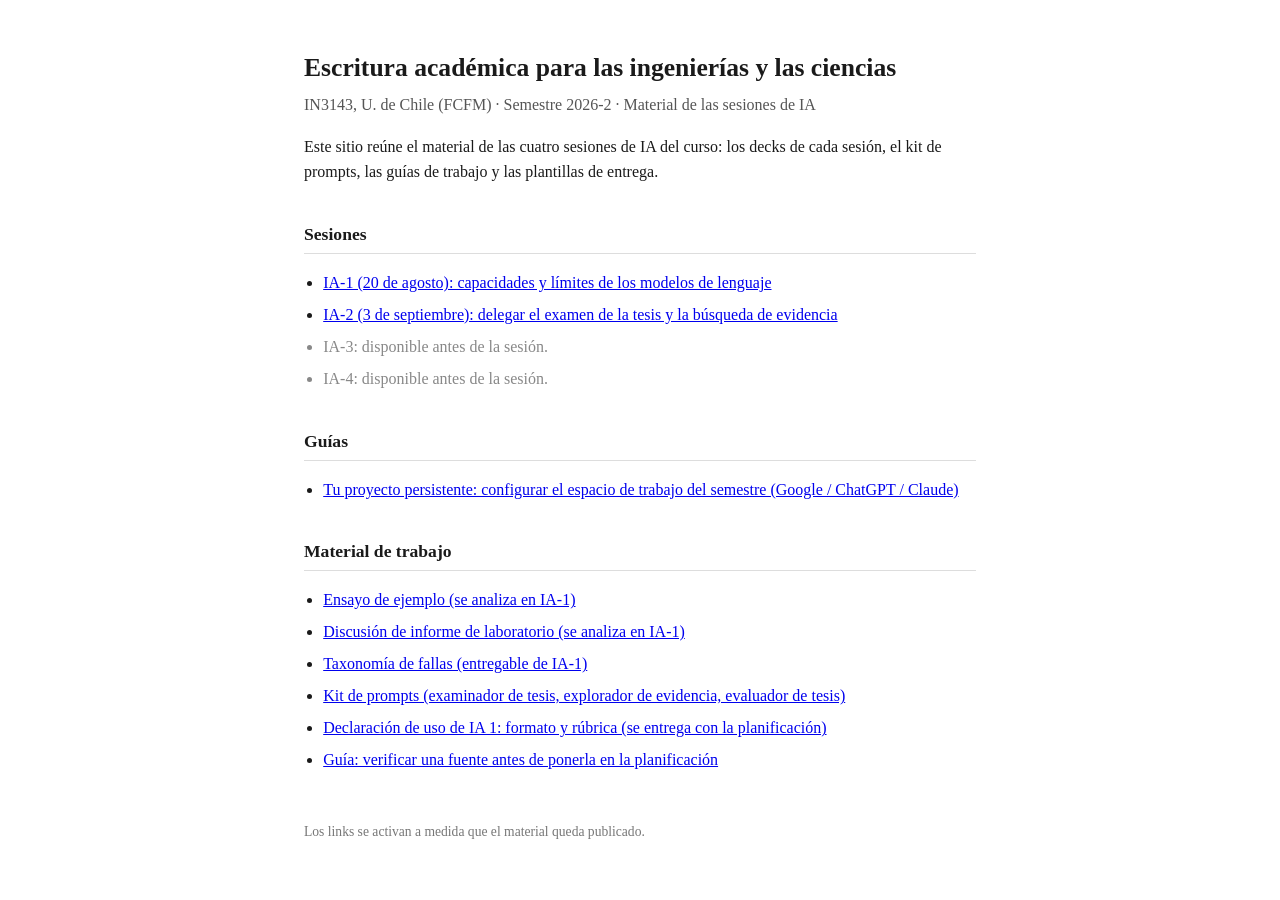
<file: index.html>
<!DOCTYPE html>
<html lang="es">
<head>
<meta charset="utf-8">
<meta name="viewport" content="width=device-width, initial-scale=1">
<title>IN3143 · Módulos de IA</title>
<style>
  body { font-family: Georgia, 'Times New Roman', serif; max-width: 42rem; margin: 3rem auto; padding: 0 1.5rem; color: #1a1a1a; line-height: 1.6; }
  h1 { font-size: 1.6rem; margin-bottom: 0.2rem; }
  .sub { color: #555; margin-top: 0; }
  h2 { font-size: 1.1rem; margin-top: 2.2rem; border-bottom: 1px solid #ddd; padding-bottom: 0.3rem; }
  ul { padding-left: 1.2rem; }
  li { margin: 0.4rem 0; }
  .pendiente { color: #888; }
  footer { margin-top: 3rem; font-size: 0.85rem; color: #777; }
</style>
</head>
<body>
<h1>Escritura académica para las ingenierías y las ciencias</h1>
<p class="sub">IN3143, U. de Chile (FCFM) · Semestre 2026-2 · Material de las sesiones de IA</p>

<p>Este sitio reúne el material de las cuatro sesiones de IA del curso: los decks de cada sesión, el kit de prompts, las guías de trabajo y las plantillas de entrega.</p>

<h2>Sesiones</h2>
<ul>
  <li><a href="decks/ia-1/">IA-1 (20 de agosto): capacidades y límites de los modelos de lenguaje</a></li>
  <li><a href="decks/ia-2/">IA-2 (3 de septiembre): delegar el examen de la tesis y la búsqueda de evidencia</a></li>
  <li class="pendiente">IA-3: disponible antes de la sesión.</li>
  <li class="pendiente">IA-4: disponible antes de la sesión.</li>
</ul>

<h2>Guías</h2>
<ul>
  <li><a href="guias/proyecto-persistente.html">Tu proyecto persistente: configurar el espacio de trabajo del semestre (Google / ChatGPT / Claude)</a></li>
</ul>

<h2>Material de trabajo</h2>
<ul>
  <li><a href="ensayo-ejemplo/">Ensayo de ejemplo (se analiza en IA-1)</a></li>
  <li><a href="informe-ejemplo/">Discusión de informe de laboratorio (se analiza en IA-1)</a></li>
  <li><a href="plantillas/taxonomia-fallas.html">Taxonomía de fallas (entregable de IA-1)</a></li>
  <li><a href="kit/">Kit de prompts (examinador de tesis, explorador de evidencia, evaluador de tesis)</a></li>
  <li><a href="plantillas/declaracion-uso-ia.html">Declaración de uso de IA 1: formato y rúbrica (se entrega con la planificación)</a></li>
  <li><a href="plantillas/verificacion-de-fuente.html">Guía: verificar una fuente antes de ponerla en la planificación</a></li>
</ul>

<footer>Los links se activan a medida que el material queda publicado.</footer>
</body>
</html>
</file>
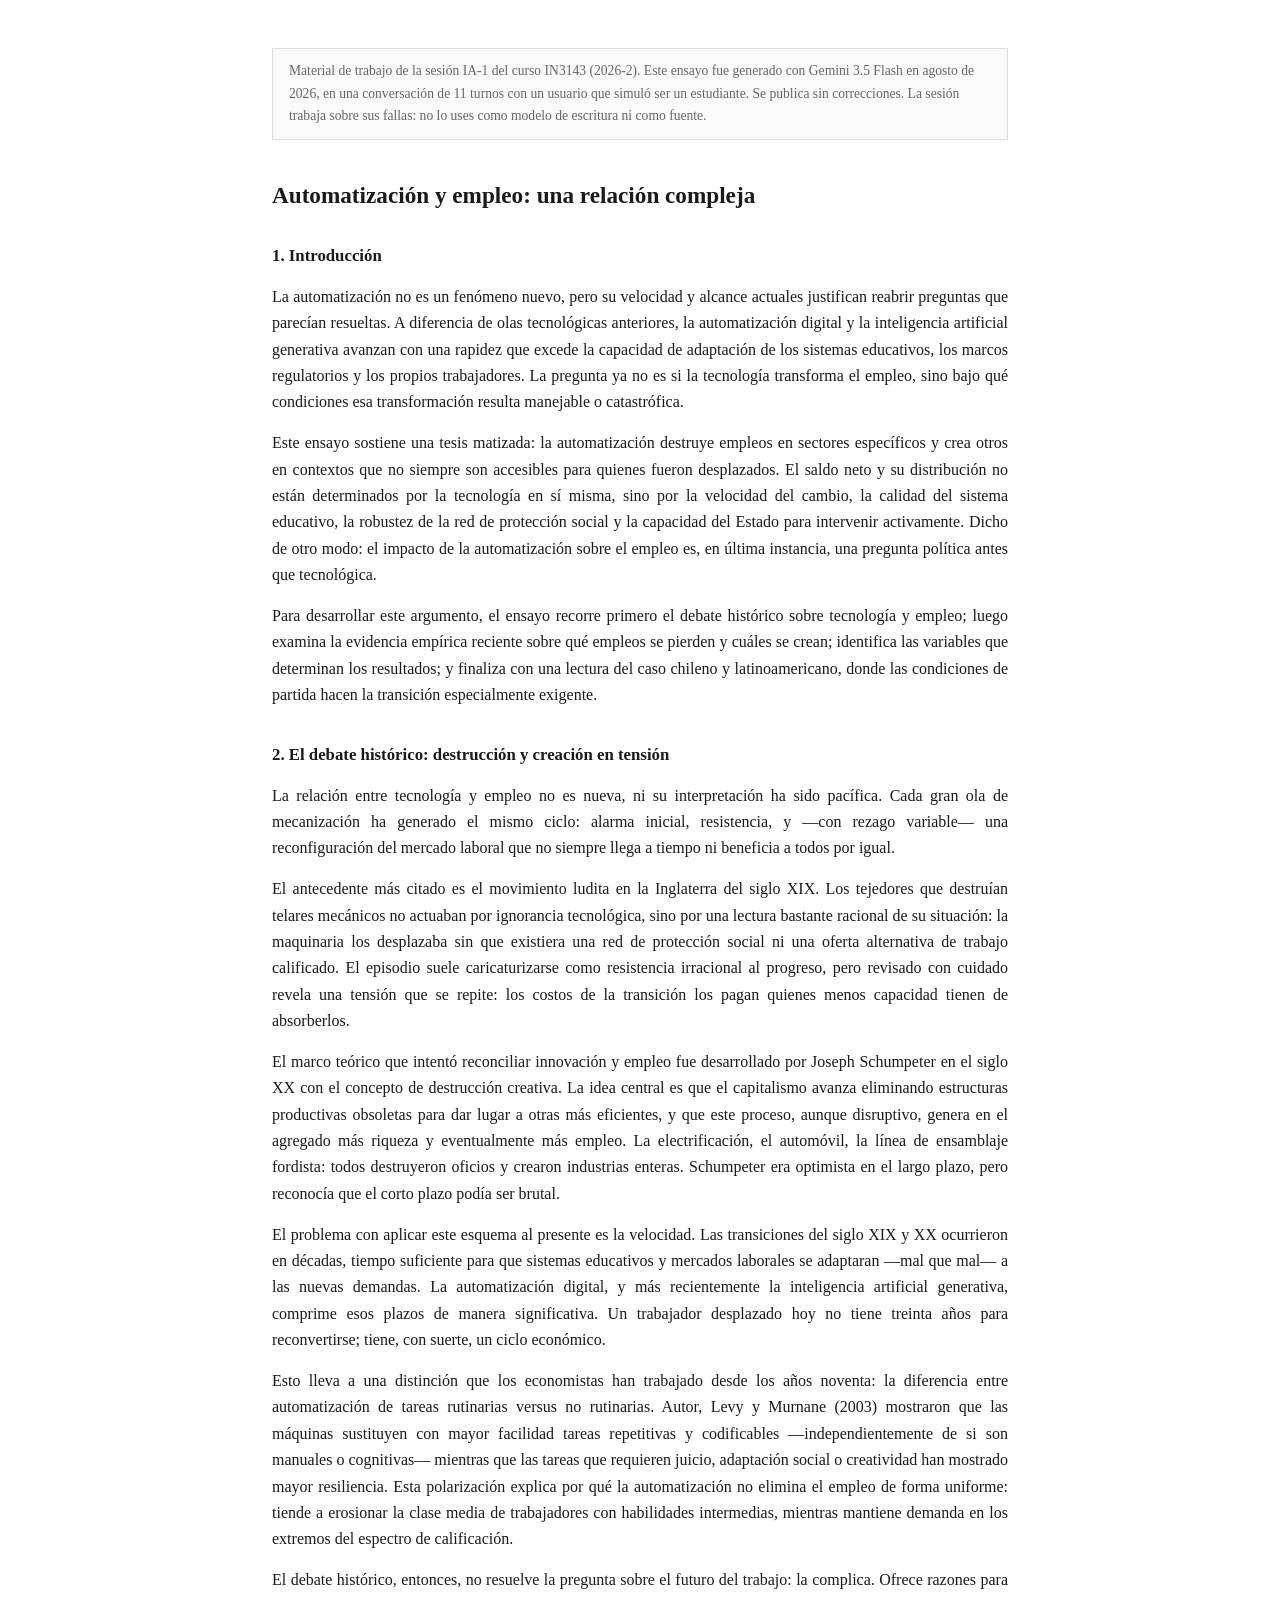
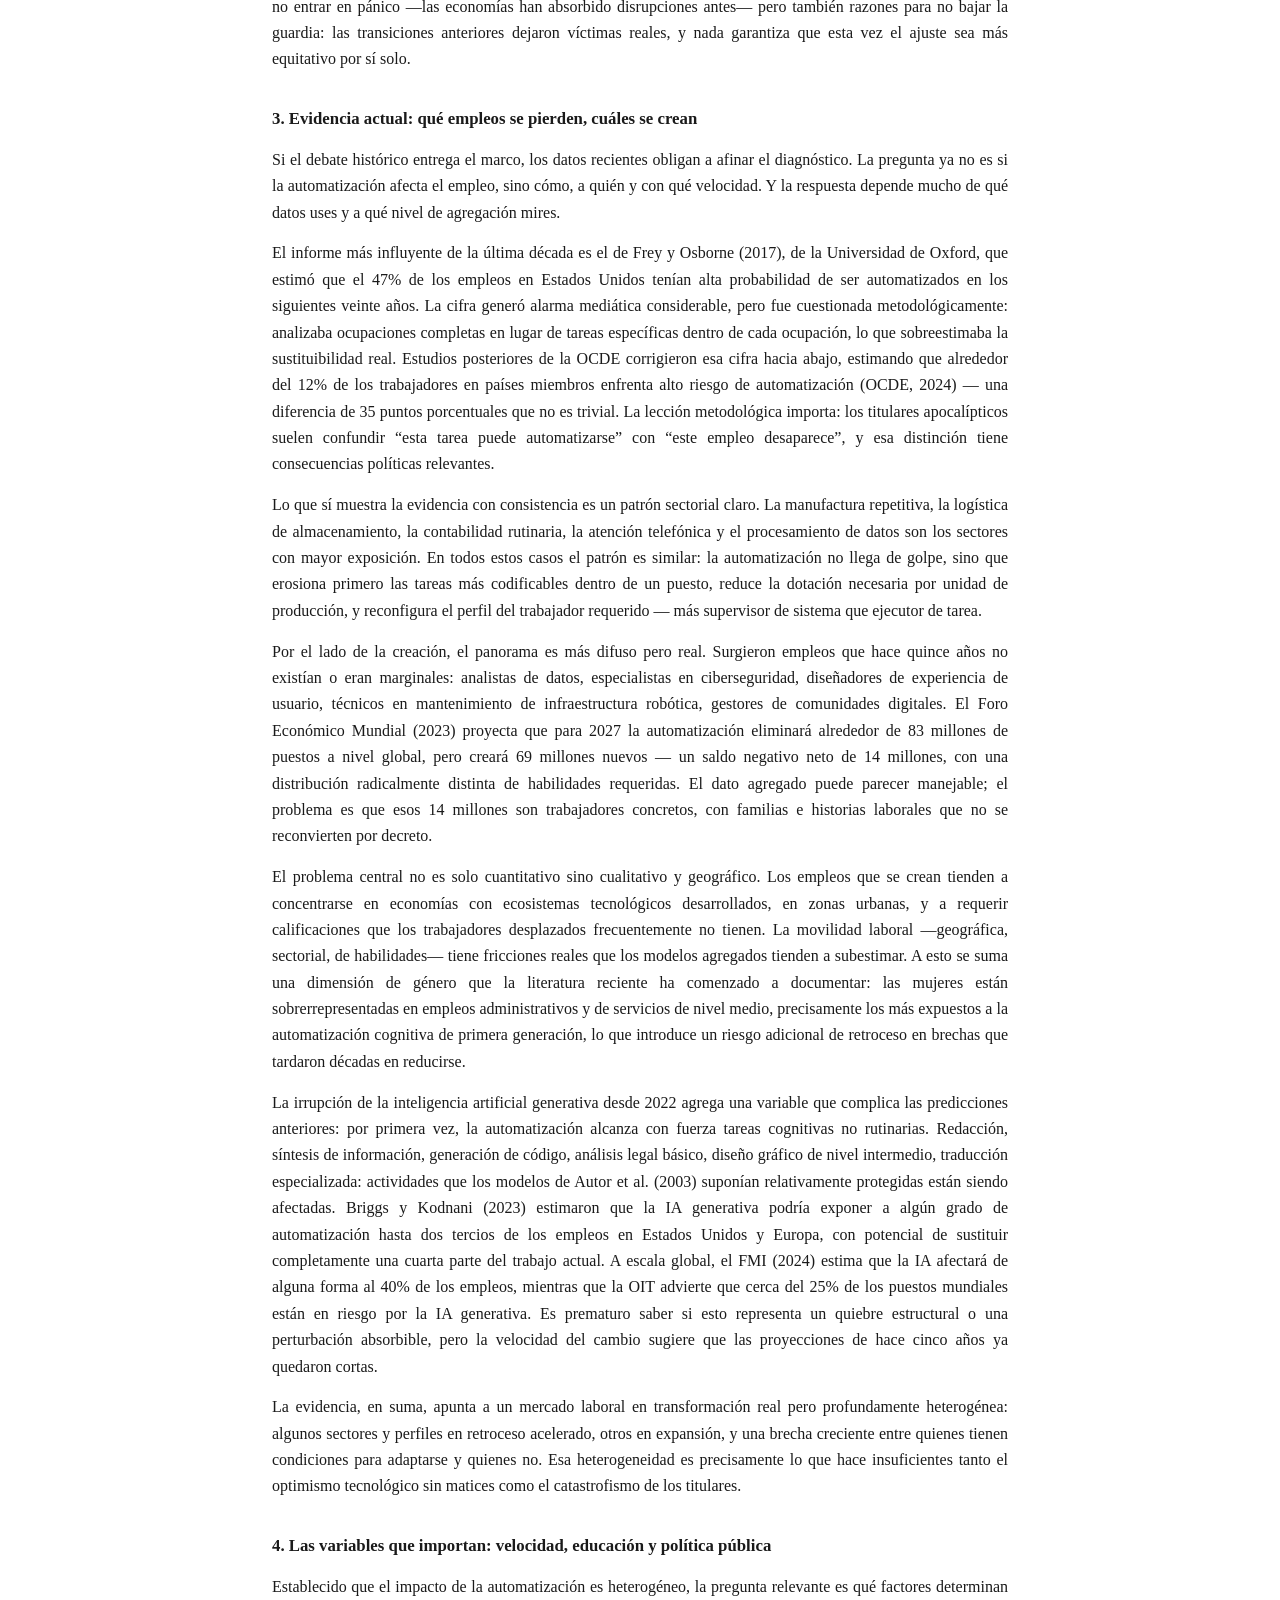
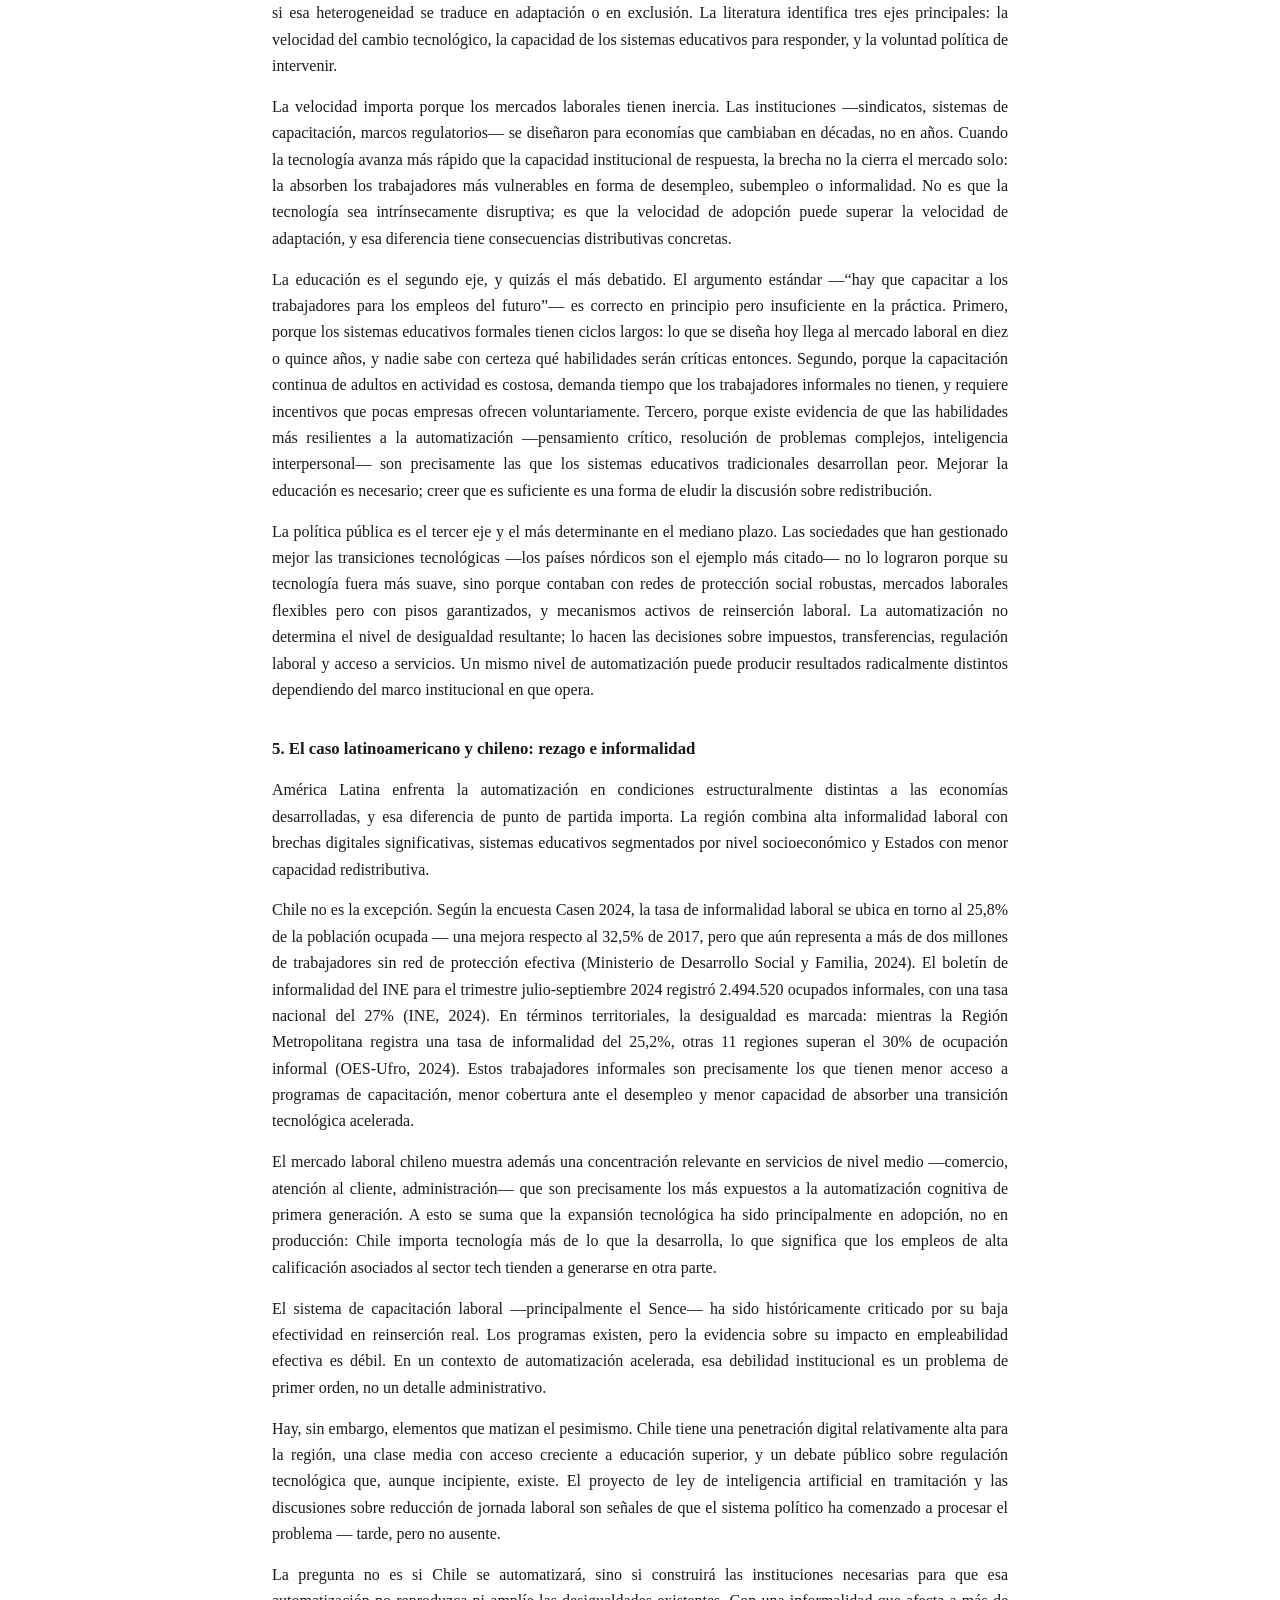
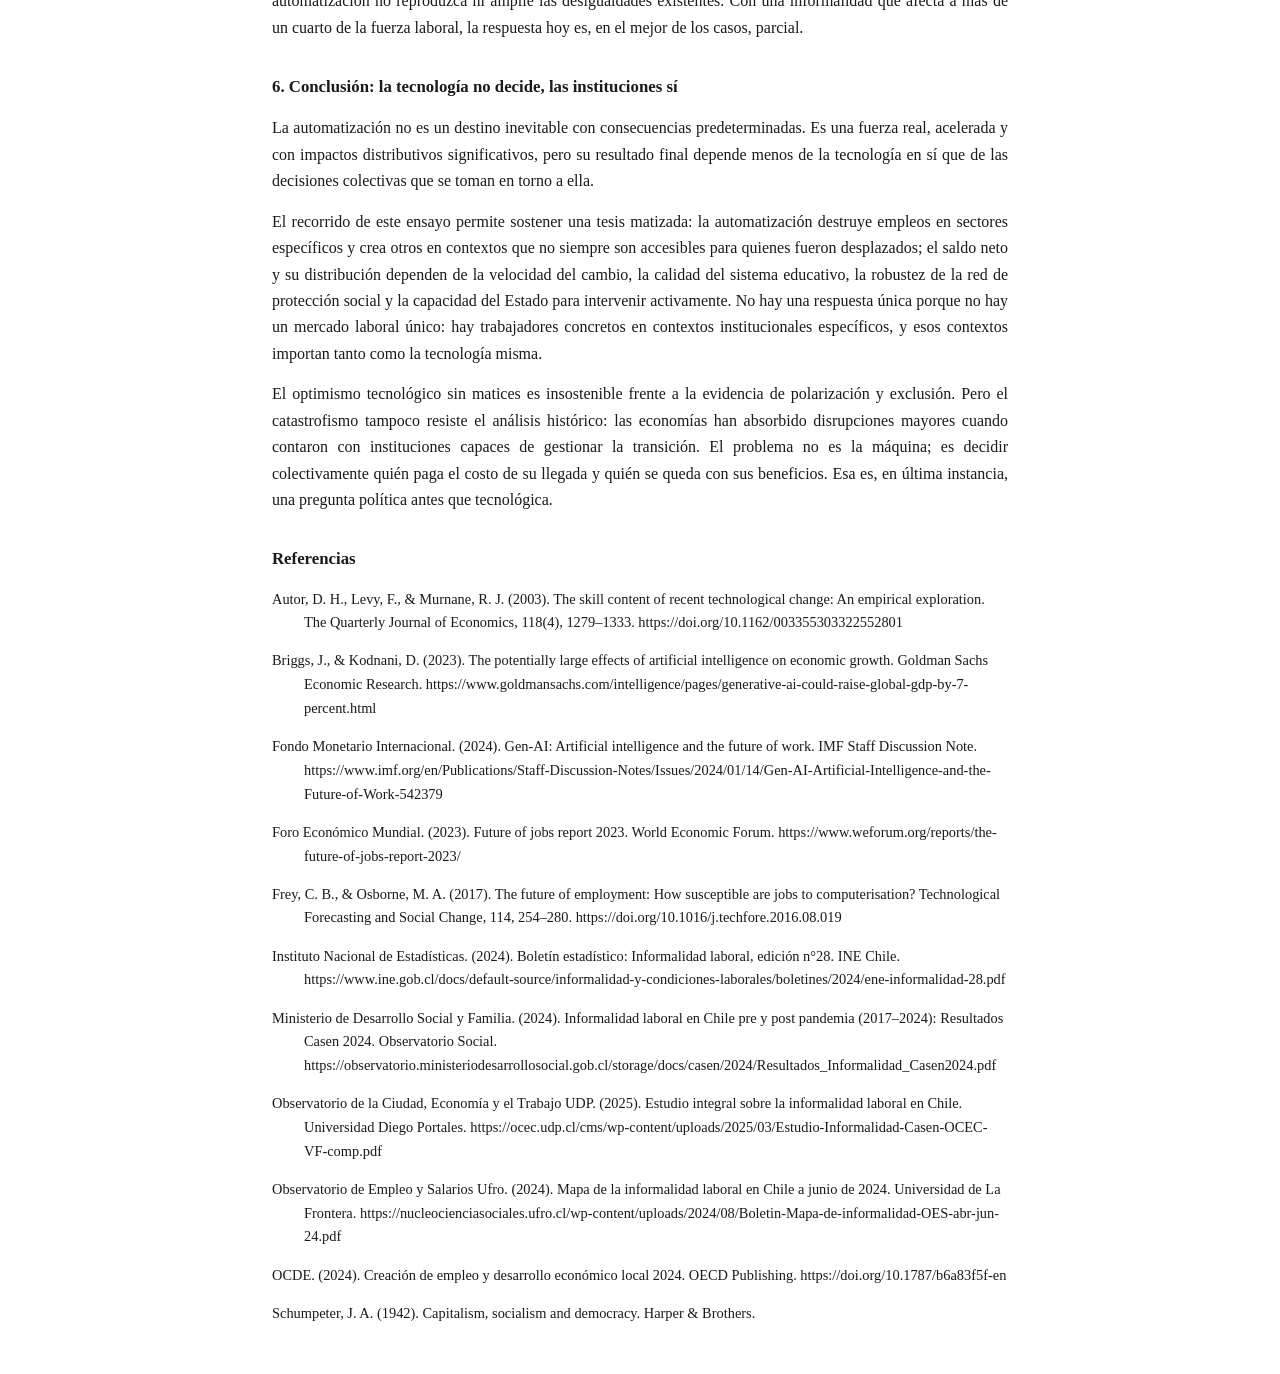
<file: ensayo-ejemplo/index.html>
<!DOCTYPE html>
<html lang="es">
<head>
<meta charset="utf-8">
<meta name="viewport" content="width=device-width, initial-scale=1">
<title>Ensayo de ejemplo · IN3143</title>
<style>
  body { font-family: Georgia, 'Times New Roman', serif; max-width: 46rem; margin: 3rem auto; padding: 0 1.5rem; color: #1a1a1a; line-height: 1.65; }
  .meta { font-size: 0.85rem; color: #666; border: 1px solid #ddd; padding: 0.7rem 1rem; margin-bottom: 2.5rem; background: #fafafa; }
  h1 { font-size: 1.45rem; line-height: 1.3; }
  h2 { font-size: 1.05rem; margin-top: 2rem; }
  p { margin: 0.9rem 0; text-align: justify; }
  .refs p { font-size: 0.9rem; text-align: left; padding-left: 2rem; text-indent: -2rem; word-break: break-word; }
  @media print { .meta { background: none; } body { margin: 0 auto; } }
</style>
</head>
<body>

<div class="meta">
Material de trabajo de la sesión IA-1 del curso IN3143 (2026-2). Este ensayo fue generado con Gemini 3.5 Flash en agosto de 2026, en una conversación de 11 turnos con un usuario que simuló ser un estudiante. Se publica sin correcciones. La sesión trabaja sobre sus fallas: no lo uses como modelo de escritura ni como fuente.
</div>

<h1>Automatización y empleo: una relación compleja</h1>

<h2>1. Introducción</h2>

<p>La automatización no es un fenómeno nuevo, pero su velocidad y alcance actuales justifican reabrir preguntas que parecían resueltas. A diferencia de olas tecnológicas anteriores, la automatización digital y la inteligencia artificial generativa avanzan con una rapidez que excede la capacidad de adaptación de los sistemas educativos, los marcos regulatorios y los propios trabajadores. La pregunta ya no es si la tecnología transforma el empleo, sino bajo qué condiciones esa transformación resulta manejable o catastrófica.</p>

<p>Este ensayo sostiene una tesis matizada: la automatización destruye empleos en sectores específicos y crea otros en contextos que no siempre son accesibles para quienes fueron desplazados. El saldo neto y su distribución no están determinados por la tecnología en sí misma, sino por la velocidad del cambio, la calidad del sistema educativo, la robustez de la red de protección social y la capacidad del Estado para intervenir activamente. Dicho de otro modo: el impacto de la automatización sobre el empleo es, en última instancia, una pregunta política antes que tecnológica.</p>

<p>Para desarrollar este argumento, el ensayo recorre primero el debate histórico sobre tecnología y empleo; luego examina la evidencia empírica reciente sobre qué empleos se pierden y cuáles se crean; identifica las variables que determinan los resultados; y finaliza con una lectura del caso chileno y latinoamericano, donde las condiciones de partida hacen la transición especialmente exigente.</p>

<h2>2. El debate histórico: destrucción y creación en tensión</h2>

<p>La relación entre tecnología y empleo no es nueva, ni su interpretación ha sido pacífica. Cada gran ola de mecanización ha generado el mismo ciclo: alarma inicial, resistencia, y —con rezago variable— una reconfiguración del mercado laboral que no siempre llega a tiempo ni beneficia a todos por igual.</p>

<p>El antecedente más citado es el movimiento ludita en la Inglaterra del siglo XIX. Los tejedores que destruían telares mecánicos no actuaban por ignorancia tecnológica, sino por una lectura bastante racional de su situación: la maquinaria los desplazaba sin que existiera una red de protección social ni una oferta alternativa de trabajo calificado. El episodio suele caricaturizarse como resistencia irracional al progreso, pero revisado con cuidado revela una tensión que se repite: los costos de la transición los pagan quienes menos capacidad tienen de absorberlos.</p>

<p>El marco teórico que intentó reconciliar innovación y empleo fue desarrollado por Joseph Schumpeter en el siglo XX con el concepto de destrucción creativa. La idea central es que el capitalismo avanza eliminando estructuras productivas obsoletas para dar lugar a otras más eficientes, y que este proceso, aunque disruptivo, genera en el agregado más riqueza y eventualmente más empleo. La electrificación, el automóvil, la línea de ensamblaje fordista: todos destruyeron oficios y crearon industrias enteras. Schumpeter era optimista en el largo plazo, pero reconocía que el corto plazo podía ser brutal.</p>

<p>El problema con aplicar este esquema al presente es la velocidad. Las transiciones del siglo XIX y XX ocurrieron en décadas, tiempo suficiente para que sistemas educativos y mercados laborales se adaptaran —mal que mal— a las nuevas demandas. La automatización digital, y más recientemente la inteligencia artificial generativa, comprime esos plazos de manera significativa. Un trabajador desplazado hoy no tiene treinta años para reconvertirse; tiene, con suerte, un ciclo económico.</p>

<p>Esto lleva a una distinción que los economistas han trabajado desde los años noventa: la diferencia entre automatización de tareas rutinarias versus no rutinarias. Autor, Levy y Murnane (2003) mostraron que las máquinas sustituyen con mayor facilidad tareas repetitivas y codificables —independientemente de si son manuales o cognitivas— mientras que las tareas que requieren juicio, adaptación social o creatividad han mostrado mayor resiliencia. Esta polarización explica por qué la automatización no elimina el empleo de forma uniforme: tiende a erosionar la clase media de trabajadores con habilidades intermedias, mientras mantiene demanda en los extremos del espectro de calificación.</p>

<p>El debate histórico, entonces, no resuelve la pregunta sobre el futuro del trabajo: la complica. Ofrece razones para no entrar en pánico —las economías han absorbido disrupciones antes— pero también razones para no bajar la guardia: las transiciones anteriores dejaron víctimas reales, y nada garantiza que esta vez el ajuste sea más equitativo por sí solo.</p>

<h2>3. Evidencia actual: qué empleos se pierden, cuáles se crean</h2>

<p>Si el debate histórico entrega el marco, los datos recientes obligan a afinar el diagnóstico. La pregunta ya no es si la automatización afecta el empleo, sino cómo, a quién y con qué velocidad. Y la respuesta depende mucho de qué datos uses y a qué nivel de agregación mires.</p>

<p>El informe más influyente de la última década es el de Frey y Osborne (2017), de la Universidad de Oxford, que estimó que el 47% de los empleos en Estados Unidos tenían alta probabilidad de ser automatizados en los siguientes veinte años. La cifra generó alarma mediática considerable, pero fue cuestionada metodológicamente: analizaba ocupaciones completas en lugar de tareas específicas dentro de cada ocupación, lo que sobreestimaba la sustituibilidad real. Estudios posteriores de la OCDE corrigieron esa cifra hacia abajo, estimando que alrededor del 12% de los trabajadores en países miembros enfrenta alto riesgo de automatización (OCDE, 2024) — una diferencia de 35 puntos porcentuales que no es trivial. La lección metodológica importa: los titulares apocalípticos suelen confundir “esta tarea puede automatizarse” con “este empleo desaparece”, y esa distinción tiene consecuencias políticas relevantes.</p>

<p>Lo que sí muestra la evidencia con consistencia es un patrón sectorial claro. La manufactura repetitiva, la logística de almacenamiento, la contabilidad rutinaria, la atención telefónica y el procesamiento de datos son los sectores con mayor exposición. En todos estos casos el patrón es similar: la automatización no llega de golpe, sino que erosiona primero las tareas más codificables dentro de un puesto, reduce la dotación necesaria por unidad de producción, y reconfigura el perfil del trabajador requerido — más supervisor de sistema que ejecutor de tarea.</p>

<p>Por el lado de la creación, el panorama es más difuso pero real. Surgieron empleos que hace quince años no existían o eran marginales: analistas de datos, especialistas en ciberseguridad, diseñadores de experiencia de usuario, técnicos en mantenimiento de infraestructura robótica, gestores de comunidades digitales. El Foro Económico Mundial (2023) proyecta que para 2027 la automatización eliminará alrededor de 83 millones de puestos a nivel global, pero creará 69 millones nuevos — un saldo negativo neto de 14 millones, con una distribución radicalmente distinta de habilidades requeridas. El dato agregado puede parecer manejable; el problema es que esos 14 millones son trabajadores concretos, con familias e historias laborales que no se reconvierten por decreto.</p>

<p>El problema central no es solo cuantitativo sino cualitativo y geográfico. Los empleos que se crean tienden a concentrarse en economías con ecosistemas tecnológicos desarrollados, en zonas urbanas, y a requerir calificaciones que los trabajadores desplazados frecuentemente no tienen. La movilidad laboral —geográfica, sectorial, de habilidades— tiene fricciones reales que los modelos agregados tienden a subestimar. A esto se suma una dimensión de género que la literatura reciente ha comenzado a documentar: las mujeres están sobrerrepresentadas en empleos administrativos y de servicios de nivel medio, precisamente los más expuestos a la automatización cognitiva de primera generación, lo que introduce un riesgo adicional de retroceso en brechas que tardaron décadas en reducirse.</p>

<p>La irrupción de la inteligencia artificial generativa desde 2022 agrega una variable que complica las predicciones anteriores: por primera vez, la automatización alcanza con fuerza tareas cognitivas no rutinarias. Redacción, síntesis de información, generación de código, análisis legal básico, diseño gráfico de nivel intermedio, traducción especializada: actividades que los modelos de Autor et al. (2003) suponían relativamente protegidas están siendo afectadas. Briggs y Kodnani (2023) estimaron que la IA generativa podría exponer a algún grado de automatización hasta dos tercios de los empleos en Estados Unidos y Europa, con potencial de sustituir completamente una cuarta parte del trabajo actual. A escala global, el FMI (2024) estima que la IA afectará de alguna forma al 40% de los empleos, mientras que la OIT advierte que cerca del 25% de los puestos mundiales están en riesgo por la IA generativa. Es prematuro saber si esto representa un quiebre estructural o una perturbación absorbible, pero la velocidad del cambio sugiere que las proyecciones de hace cinco años ya quedaron cortas.</p>

<p>La evidencia, en suma, apunta a un mercado laboral en transformación real pero profundamente heterogénea: algunos sectores y perfiles en retroceso acelerado, otros en expansión, y una brecha creciente entre quienes tienen condiciones para adaptarse y quienes no. Esa heterogeneidad es precisamente lo que hace insuficientes tanto el optimismo tecnológico sin matices como el catastrofismo de los titulares.</p>

<h2>4. Las variables que importan: velocidad, educación y política pública</h2>

<p>Establecido que el impacto de la automatización es heterogéneo, la pregunta relevante es qué factores determinan si esa heterogeneidad se traduce en adaptación o en exclusión. La literatura identifica tres ejes principales: la velocidad del cambio tecnológico, la capacidad de los sistemas educativos para responder, y la voluntad política de intervenir.</p>

<p>La velocidad importa porque los mercados laborales tienen inercia. Las instituciones —sindicatos, sistemas de capacitación, marcos regulatorios— se diseñaron para economías que cambiaban en décadas, no en años. Cuando la tecnología avanza más rápido que la capacidad institucional de respuesta, la brecha no la cierra el mercado solo: la absorben los trabajadores más vulnerables en forma de desempleo, subempleo o informalidad. No es que la tecnología sea intrínsecamente disruptiva; es que la velocidad de adopción puede superar la velocidad de adaptación, y esa diferencia tiene consecuencias distributivas concretas.</p>

<p>La educación es el segundo eje, y quizás el más debatido. El argumento estándar —“hay que capacitar a los trabajadores para los empleos del futuro”— es correcto en principio pero insuficiente en la práctica. Primero, porque los sistemas educativos formales tienen ciclos largos: lo que se diseña hoy llega al mercado laboral en diez o quince años, y nadie sabe con certeza qué habilidades serán críticas entonces. Segundo, porque la capacitación continua de adultos en actividad es costosa, demanda tiempo que los trabajadores informales no tienen, y requiere incentivos que pocas empresas ofrecen voluntariamente. Tercero, porque existe evidencia de que las habilidades más resilientes a la automatización —pensamiento crítico, resolución de problemas complejos, inteligencia interpersonal— son precisamente las que los sistemas educativos tradicionales desarrollan peor. Mejorar la educación es necesario; creer que es suficiente es una forma de eludir la discusión sobre redistribución.</p>

<p>La política pública es el tercer eje y el más determinante en el mediano plazo. Las sociedades que han gestionado mejor las transiciones tecnológicas —los países nórdicos son el ejemplo más citado— no lo lograron porque su tecnología fuera más suave, sino porque contaban con redes de protección social robustas, mercados laborales flexibles pero con pisos garantizados, y mecanismos activos de reinserción laboral. La automatización no determina el nivel de desigualdad resultante; lo hacen las decisiones sobre impuestos, transferencias, regulación laboral y acceso a servicios. Un mismo nivel de automatización puede producir resultados radicalmente distintos dependiendo del marco institucional en que opera.</p>

<h2>5. El caso latinoamericano y chileno: rezago e informalidad</h2>

<p>América Latina enfrenta la automatización en condiciones estructuralmente distintas a las economías desarrolladas, y esa diferencia de punto de partida importa. La región combina alta informalidad laboral con brechas digitales significativas, sistemas educativos segmentados por nivel socioeconómico y Estados con menor capacidad redistributiva.</p>

<p>Chile no es la excepción. Según la encuesta Casen 2024, la tasa de informalidad laboral se ubica en torno al 25,8% de la población ocupada — una mejora respecto al 32,5% de 2017, pero que aún representa a más de dos millones de trabajadores sin red de protección efectiva (Ministerio de Desarrollo Social y Familia, 2024). El boletín de informalidad del INE para el trimestre julio-septiembre 2024 registró 2.494.520 ocupados informales, con una tasa nacional del 27% (INE, 2024). En términos territoriales, la desigualdad es marcada: mientras la Región Metropolitana registra una tasa de informalidad del 25,2%, otras 11 regiones superan el 30% de ocupación informal (OES-Ufro, 2024). Estos trabajadores informales son precisamente los que tienen menor acceso a programas de capacitación, menor cobertura ante el desempleo y menor capacidad de absorber una transición tecnológica acelerada.</p>

<p>El mercado laboral chileno muestra además una concentración relevante en servicios de nivel medio —comercio, atención al cliente, administración— que son precisamente los más expuestos a la automatización cognitiva de primera generación. A esto se suma que la expansión tecnológica ha sido principalmente en adopción, no en producción: Chile importa tecnología más de lo que la desarrolla, lo que significa que los empleos de alta calificación asociados al sector tech tienden a generarse en otra parte.</p>

<p>El sistema de capacitación laboral —principalmente el Sence— ha sido históricamente criticado por su baja efectividad en reinserción real. Los programas existen, pero la evidencia sobre su impacto en empleabilidad efectiva es débil. En un contexto de automatización acelerada, esa debilidad institucional es un problema de primer orden, no un detalle administrativo.</p>

<p>Hay, sin embargo, elementos que matizan el pesimismo. Chile tiene una penetración digital relativamente alta para la región, una clase media con acceso creciente a educación superior, y un debate público sobre regulación tecnológica que, aunque incipiente, existe. El proyecto de ley de inteligencia artificial en tramitación y las discusiones sobre reducción de jornada laboral son señales de que el sistema político ha comenzado a procesar el problema — tarde, pero no ausente.</p>

<p>La pregunta no es si Chile se automatizará, sino si construirá las instituciones necesarias para que esa automatización no reproduzca ni amplíe las desigualdades existentes. Con una informalidad que afecta a más de un cuarto de la fuerza laboral, la respuesta hoy es, en el mejor de los casos, parcial.</p>

<h2>6. Conclusión: la tecnología no decide, las instituciones sí</h2>

<p>La automatización no es un destino inevitable con consecuencias predeterminadas. Es una fuerza real, acelerada y con impactos distributivos significativos, pero su resultado final depende menos de la tecnología en sí que de las decisiones colectivas que se toman en torno a ella.</p>

<p>El recorrido de este ensayo permite sostener una tesis matizada: la automatización destruye empleos en sectores específicos y crea otros en contextos que no siempre son accesibles para quienes fueron desplazados; el saldo neto y su distribución dependen de la velocidad del cambio, la calidad del sistema educativo, la robustez de la red de protección social y la capacidad del Estado para intervenir activamente. No hay una respuesta única porque no hay un mercado laboral único: hay trabajadores concretos en contextos institucionales específicos, y esos contextos importan tanto como la tecnología misma.</p>

<p>El optimismo tecnológico sin matices es insostenible frente a la evidencia de polarización y exclusión. Pero el catastrofismo tampoco resiste el análisis histórico: las economías han absorbido disrupciones mayores cuando contaron con instituciones capaces de gestionar la transición. El problema no es la máquina; es decidir colectivamente quién paga el costo de su llegada y quién se queda con sus beneficios. Esa es, en última instancia, una pregunta política antes que tecnológica.</p>

<h2>Referencias</h2>
<div class="refs">
<p>Autor, D. H., Levy, F., &amp; Murnane, R. J. (2003). The skill content of recent technological change: An empirical exploration. The Quarterly Journal of Economics, 118(4), 1279–1333. https://doi.org/10.1162/003355303322552801</p>
<p>Briggs, J., &amp; Kodnani, D. (2023). The potentially large effects of artificial intelligence on economic growth. Goldman Sachs Economic Research. https://www.goldmansachs.com/intelligence/pages/generative-ai-could-raise-global-gdp-by-7-percent.html</p>
<p>Fondo Monetario Internacional. (2024). Gen-AI: Artificial intelligence and the future of work. IMF Staff Discussion Note. https://www.imf.org/en/Publications/Staff-Discussion-Notes/Issues/2024/01/14/Gen-AI-Artificial-Intelligence-and-the-Future-of-Work-542379</p>
<p>Foro Económico Mundial. (2023). Future of jobs report 2023. World Economic Forum. https://www.weforum.org/reports/the-future-of-jobs-report-2023/</p>
<p>Frey, C. B., &amp; Osborne, M. A. (2017). The future of employment: How susceptible are jobs to computerisation? Technological Forecasting and Social Change, 114, 254–280. https://doi.org/10.1016/j.techfore.2016.08.019</p>
<p>Instituto Nacional de Estadísticas. (2024). Boletín estadístico: Informalidad laboral, edición n°28. INE Chile. https://www.ine.gob.cl/docs/default-source/informalidad-y-condiciones-laborales/boletines/2024/ene-informalidad-28.pdf</p>
<p>Ministerio de Desarrollo Social y Familia. (2024). Informalidad laboral en Chile pre y post pandemia (2017–2024): Resultados Casen 2024. Observatorio Social. https://observatorio.ministeriodesarrollosocial.gob.cl/storage/docs/casen/2024/Resultados_Informalidad_Casen2024.pdf</p>
<p>Observatorio de la Ciudad, Economía y el Trabajo UDP. (2025). Estudio integral sobre la informalidad laboral en Chile. Universidad Diego Portales. https://ocec.udp.cl/cms/wp-content/uploads/2025/03/Estudio-Informalidad-Casen-OCEC-VF-comp.pdf</p>
<p>Observatorio de Empleo y Salarios Ufro. (2024). Mapa de la informalidad laboral en Chile a junio de 2024. Universidad de La Frontera. https://nucleocienciasociales.ufro.cl/wp-content/uploads/2024/08/Boletin-Mapa-de-informalidad-OES-abr-jun-24.pdf</p>
<p>OCDE. (2024). Creación de empleo y desarrollo económico local 2024. OECD Publishing. https://doi.org/10.1787/b6a83f5f-en</p>
<p>Schumpeter, J. A. (1942). Capitalism, socialism and democracy. Harper &amp; Brothers.</p>
</div>

</body>
</html>
</file>
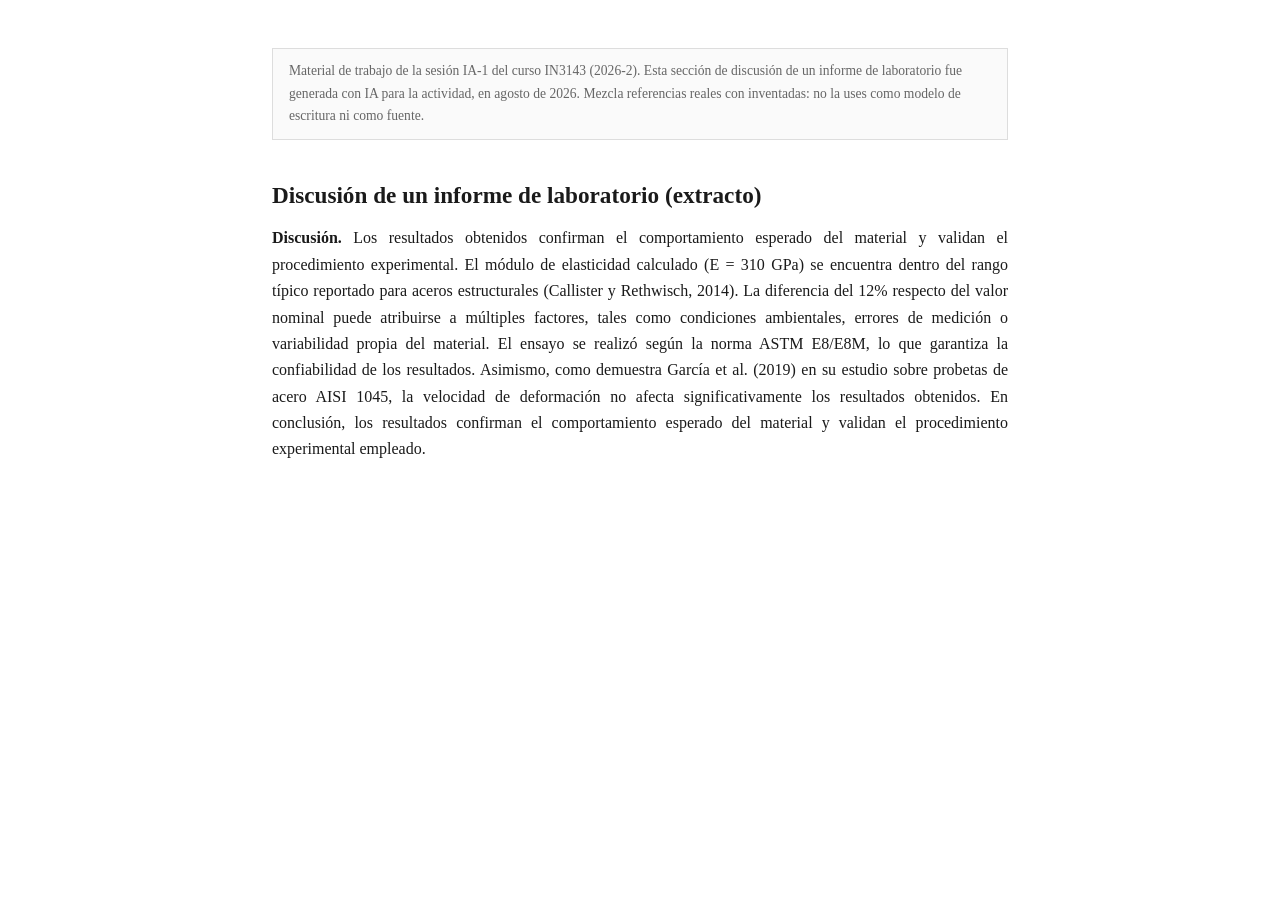
<file: informe-ejemplo/index.html>
<!DOCTYPE html>
<html lang="es">
<head>
<meta charset="utf-8">
<meta name="viewport" content="width=device-width, initial-scale=1">
<title>Informe de ejemplo · IN3143</title>
<style>
  body { font-family: Georgia, 'Times New Roman', serif; max-width: 46rem; margin: 3rem auto; padding: 0 1.5rem; color: #1a1a1a; line-height: 1.65; }
  .meta { font-size: 0.85rem; color: #666; border: 1px solid #ddd; padding: 0.7rem 1rem; margin-bottom: 2.5rem; background: #fafafa; }
  h1 { font-size: 1.45rem; line-height: 1.3; }
  p { margin: 0.9rem 0; text-align: justify; }
  @media print { .meta { background: none; } body { margin: 0 auto; } }
</style>
</head>
<body>

<div class="meta">
Material de trabajo de la sesión IA-1 del curso IN3143 (2026-2). Esta sección de discusión de un informe de laboratorio fue generada con IA para la actividad, en agosto de 2026. Mezcla referencias reales con inventadas: no la uses como modelo de escritura ni como fuente.
</div>

<h1>Discusión de un informe de laboratorio (extracto)</h1>

<p><strong>Discusión.</strong> Los resultados obtenidos confirman el comportamiento esperado del material y validan el procedimiento experimental. El módulo de elasticidad calculado (E = 310 GPa) se encuentra dentro del rango típico reportado para aceros estructurales (Callister y Rethwisch, 2014). La diferencia del 12% respecto del valor nominal puede atribuirse a múltiples factores, tales como condiciones ambientales, errores de medición o variabilidad propia del material. El ensayo se realizó según la norma ASTM E8/E8M, lo que garantiza la confiabilidad de los resultados. Asimismo, como demuestra García et al. (2019) en su estudio sobre probetas de acero AISI 1045, la velocidad de deformación no afecta significativamente los resultados obtenidos. En conclusión, los resultados confirman el comportamiento esperado del material y validan el procedimiento experimental empleado.</p>

</body>
</html>
</file>
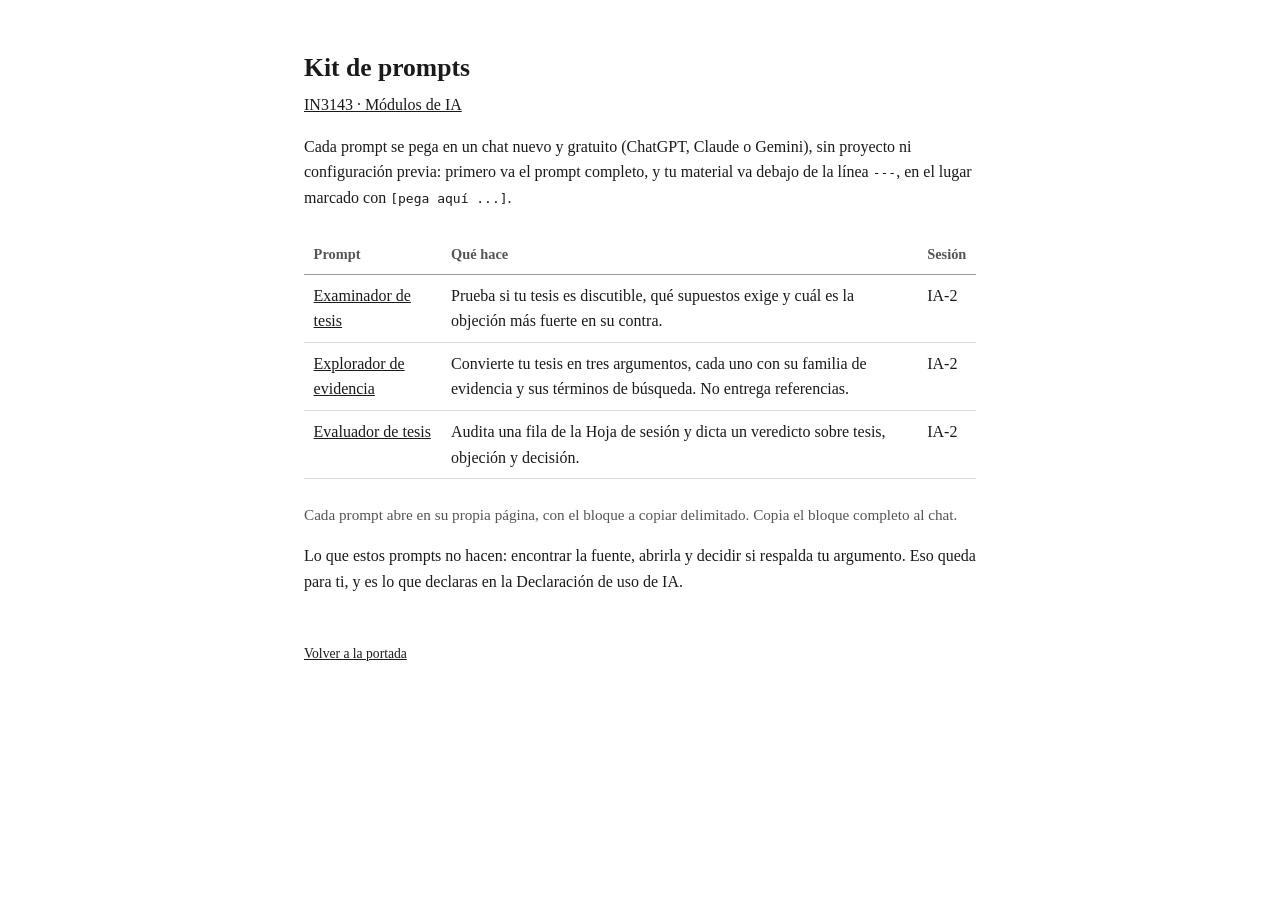
<file: kit/index.html>
<!DOCTYPE html>
<html lang="es">
<head>
<meta charset="utf-8">
<meta name="viewport" content="width=device-width, initial-scale=1">
<title>IN3143 · Kit de prompts</title>
<style>
  body { font-family: Georgia, 'Times New Roman', serif; max-width: 42rem; margin: 3rem auto; padding: 0 1.5rem; color: #1a1a1a; line-height: 1.6; }
  h1 { font-size: 1.6rem; margin-bottom: 0.2rem; }
  .sub { color: #555; margin-top: 0; }
  table { border-collapse: collapse; width: 100%; margin-top: 1.5rem; }
  th, td { text-align: left; padding: 0.5rem 0.6rem; border-bottom: 1px solid #ddd; vertical-align: top; }
  th { font-size: 0.9rem; color: #555; border-bottom: 1px solid #999; }
  .nota { margin-top: 1.5rem; color: #555; font-size: 0.95rem; }
  footer { margin-top: 3rem; font-size: 0.85rem; color: #777; }
  a { color: #1a1a1a; }
</style>
</head>
<body>
<h1>Kit de prompts</h1>
<p class="sub"><a href="../">IN3143 · Módulos de IA</a></p>

<p>Cada prompt se pega en un chat nuevo y gratuito (ChatGPT, Claude o Gemini), sin proyecto ni configuración previa: primero va el prompt completo, y tu material va debajo de la línea <code>---</code>, en el lugar marcado con <code>[pega aquí ...]</code>.</p>

<table>
  <tr>
    <th>Prompt</th>
    <th>Qué hace</th>
    <th>Sesión</th>
  </tr>
  <tr>
    <td><a href="examinador-de-tesis.html">Examinador de tesis</a></td>
    <td>Prueba si tu tesis es discutible, qué supuestos exige y cuál es la objeción más fuerte en su contra.</td>
    <td>IA-2</td>
  </tr>
  <tr>
    <td><a href="explorador-de-evidencia.html">Explorador de evidencia</a></td>
    <td>Convierte tu tesis en tres argumentos, cada uno con su familia de evidencia y sus términos de búsqueda. No entrega referencias.</td>
    <td>IA-2</td>
  </tr>
  <tr>
    <td><a href="evaluador-de-tesis.html">Evaluador de tesis</a></td>
    <td>Audita una fila de la Hoja de sesión y dicta un veredicto sobre tesis, objeción y decisión.</td>
    <td>IA-2</td>
  </tr>
</table>

<p class="nota">Cada prompt abre en su propia página, con el bloque a copiar delimitado. Copia el bloque completo al chat.</p>

<p>Lo que estos prompts no hacen: encontrar la fuente, abrirla y decidir si respalda tu argumento. Eso queda para ti, y es lo que declaras en la Declaración de uso de IA.</p>

<footer><a href="../">Volver a la portada</a></footer>
</body>
</html>
</file>
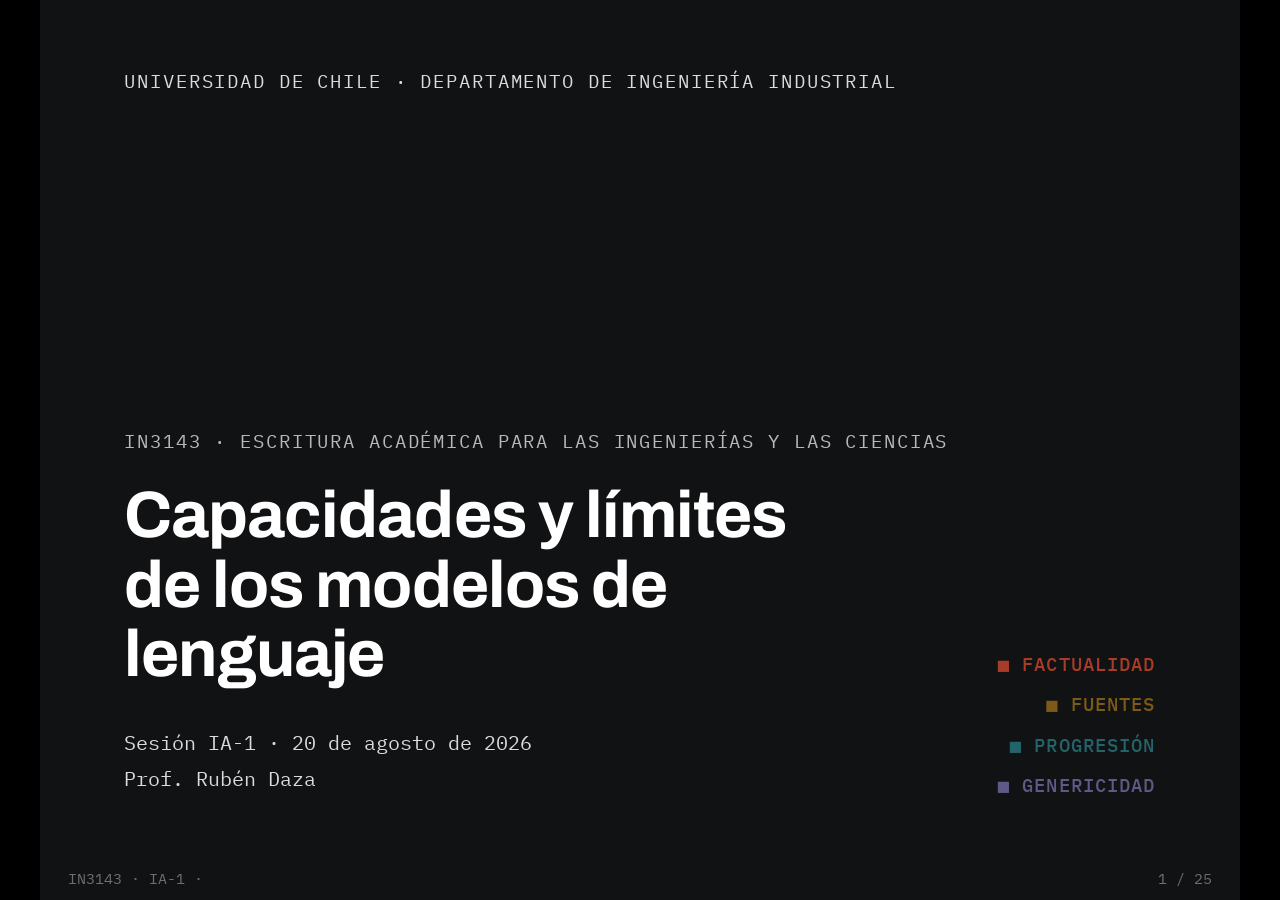
<file: decks/ia-1/index.html>
<!DOCTYPE html>
<html lang="es">
<head>
<meta charset="utf-8">
<meta name="viewport" content="width=device-width, initial-scale=1">
<title>IA-1 · Evaluación crítica de textos generados · IN3143</title>
<link rel="preconnect" href="https://fonts.googleapis.com">
<link rel="preconnect" href="https://fonts.gstatic.com" crossorigin>
<link href="https://fonts.googleapis.com/css2?family=Archivo:wght@400;500;600;700&family=Source+Serif+4:ital,opsz,wght@0,8..60,400;0,8..60,600;1,8..60,400&family=IBM+Plex+Mono:wght@400;500&display=swap" rel="stylesheet">
<link rel="stylesheet" href="../../assets/deck.css">
</head>
<body>
<div class="stage">

<!-- 1 · Portada -->
<section class="slide cover" data-block="">
  <p class="inst">Universidad de Chile · Departamento de Ingeniería Industrial</p>
  <p class="curso">IN3143 · Escritura académica para las ingenierías y las ciencias</p>
  <h1>Capacidades y límites de los modelos de lenguaje</h1>
  <p class="fecha">Sesión IA-1 · 20 de agosto de 2026<br>Prof. Rubén Daza</p>
  <div class="marcas">
    <span class="capa f">factualidad</span>
    <span class="capa s">fuentes</span>
    <span class="capa p">progresión</span>
    <span class="capa g">genericidad</span>
  </div>
</section>

<!-- 2 · Competencia del día -->
<section class="slide" data-block="Apertura">
  <p class="eyebrow">Hoy</p>
  <p class="statement">Aprender a clasificar las fallas de un texto escrito por IA: <mark class="f">factualidad</mark>, <mark class="s">fuentes</mark>, <mark class="p">progresión</mark>, <mark class="g">genericidad</mark>.</p>
  <p class="body" style="margin-top:calc(var(--u)*30)">Vas a practicar con dos textos generados por un modelo y publicados tal como salieron: un ensayo y la discusión de un informe de laboratorio.</p>
</section>

<!-- 3 · Mapa de la parte de IA -->
<section class="slide" data-block="Apertura">
  <p class="eyebrow">Las cuatro sesiones de IA</p>
  <table>
    <tr><th>Sesión</th><th>Qué aprendes</th><th>Cuenta para</th></tr>
    <tr><td class="mono">IA-1 · hoy</td><td>Detectar y clasificar fallas de un texto generado<br><span class="capa" style="color:var(--ink-3)">discernment</span></td><td>Declaración del borrador</td></tr>
    <tr><td class="mono">IA-2</td><td>Decidir qué le delegas al modelo y qué haces tú<br><span class="capa" style="color:var(--ink-3)">delegation</span></td><td>Planificación (S5) · declaración 1</td></tr>
    <tr><td class="mono">IA-3</td><td>Especificar el encargo: criterios para dirigir y auditar<br><span class="capa" style="color:var(--ink-3)">description</span></td><td>Borrador (S7) · declaración 2 · 5%</td></tr>
    <tr><td class="mono">IA-4</td><td>Aceptar, corregir o rechazar lo que el modelo propone<br><span class="capa" style="color:var(--ink-3)">diligence</span></td><td>Texto final (S14) · declaración 3 · 7%</td></tr>
  </table>
  <p class="small" style="margin-top:calc(var(--u)*22)">Las competencias en inglés son las 4D del marco AI Fluency (Anthropic, 2025). El trabajo en clase de estas cuatro sesiones suma además el 10% de participación.</p>
</section>

<!-- 4 · La regla del ensayo -->
<section class="slide" data-block="Apertura">
  <p class="eyebrow">La regla del ensayo</p>
  <h2>El borrador lo escribes tú.</h2>
  <p class="body">El ensayo evalúa tu escritura. Por eso la primera versión completa, la que entregas la semana 7, sale de tu redacción, sin párrafos generados.</p>
  <ul class="plain body" style="margin-top:calc(var(--u)*26)">
    <li><b>Antes de escribir</b>, IA sí: explorar el tema, mapear evidencia, poner a prueba tu outline.</li>
    <li><b>Después de escribir</b>, IA sí, sobre tu borrador: diagnosticar problemas, verificar citas, proponer revisiones.</li>
    <li><b>Cada uso queda anotado</b> en una declaración de una página que entregas con cada hito. El formato es el del Instructivo N° 17/2026 de la U. de Chile, el mismo de la memoria de título.</li>
  </ul>
</section>

<!-- 5 · Cómo trabajamos -->
<section class="slide" data-block="Apertura">
  <p class="eyebrow">Cómo trabajamos en estas sesiones</p>
  <div class="cols two" style="grid-template-columns: 1.5fr 1fr; align-items:center; margin-bottom:calc(var(--u)*34)">
    <ul class="plain body">
      <li>Bloques cortos de trabajo; cada uno termina con algo escrito.</li>
      <li>Lo escrito va a una planilla compartida: una fila por persona, con nombre.</li>
      <li>Al cierre de cada bloque miramos algunas filas en pantalla. Primero quien se ofrezca; si nadie, elijo yo.</li>
      <li>La asistencia de hoy sale de la planilla: fila completa, presente.</li>
    </ul>
    <div style="text-align:center">
      <img src="qr-planilla.png" alt="QR de la planilla" style="width:calc(var(--u)*190); border:1px solid var(--line); padding:calc(var(--u)*6)" onerror="this.outerHTML='&lt;div class=&quot;qrfallback&quot; style=&quot;width:calc(var(--u)*190); margin:0 auto&quot;&gt;qr-planilla.png&lt;br&gt;(QR del Sheet)&lt;/div&gt;'">
      <p class="small" style="margin-top:calc(var(--u)*10)">link también en U-Cursos</p>
    </div>
  </div>
  <table class="sheet">
    <tr><th style="width:14%">nombre</th><th style="width:22%">falla 1</th><th style="width:15%">falla 2</th><th style="width:15%">falla 3</th><th style="width:19%">par: la más discutida</th><th style="width:15%">exit ticket</th></tr>
    <tr><td>tu nombre →</td><td>capa N: "cita" — por qué</td><td></td><td></td><td></td><td></td></tr>
  </table>
</section>

<!-- 6 · Encuesta -->
<section class="slide" data-block="Encuesta">
  <p class="eyebrow">Encuesta <span class="mins">3 min</span></p>
  <div class="qrwrap">
    <img src="qr-encuesta.png" alt="QR de la encuesta" onerror="this.outerHTML='&lt;div class=&quot;qrfallback&quot;&gt;qr-encuesta.png&lt;br&gt;(pegar QR del Form aquí)&lt;/div&gt;'">
    <div>
      <p class="body"><b>Ocho preguntas:</b> qué herramientas de IA usas y con qué tipo de cuenta.</p>
      <p class="body" style="margin-top:calc(var(--u)*16)">Con esto sabemos con qué herramientas y cuentas llega el curso, y ajustamos las guías y actividades a ese acceso.</p>
      <p class="small" style="margin-top:calc(var(--u)*20)">No influye en ninguna nota. El link queda también en U-Cursos.</p>
    </div>
  </div>
</section>

<!-- 7 · Producto, modelo, herramientas -->
<section class="slide" data-block="Panorama 2026">
  <p class="eyebrow">Panorama 2026 · vocabulario</p>
  <h2>«ChatGPT» son tres cosas distintas</h2>
  <table>
    <tr><td style="width:22%"><b>El modelo</b></td><td>El motor que genera el texto: GPT-5.6, Claude Sonnet 5, Gemini 3.1. Define la capacidad: qué tan bien razona, cuánto inventa.</td></tr>
    <tr><td><b>El producto</b></td><td>La aplicación donde conversas: ChatGPT, Claude, Gemini. Suma memoria, archivos, búsqueda.</td></tr>
    <tr><td><b>El arnés</b></td><td>Las herramientas que el producto le presta al modelo: buscar en la web, leer tus archivos, ejecutar código.</td></tr>
  </table>
  <p class="small" style="margin-top:calc(var(--u)*24)">Dos personas «usando ChatGPT» pueden estar usando motores muy distintos. El selector de modelo importa.</p>
</section>

<!-- 8 · Razonamiento -->
<section class="slide" data-block="Panorama 2026">
  <p class="eyebrow">Panorama 2026 · los modelos</p>
  <h2>Los modelos ahora razonan antes de responder</h2>
  <ul class="plain body">
    <li><b>Modelo de razonamiento:</b> trabaja el problema por pasos internos antes de escribir la respuesta.</li>
    <li><b>Esfuerzo:</b> en varios productos eliges entre respuesta rápida y razonamiento largo. Más esfuerzo rinde en problemas difíciles; en lo simple solo demora.</li>
    <li><b>Modelo de frontera:</b> el más capaz de cada empresa. Todas venden además versiones rápidas y baratas.</li>
  </ul>
  <p class="small" style="margin-top:calc(var(--u)*24)">Regla práctica: tarea difícil o ambigua → frontera con razonamiento. Tarea mecánica → el modelo rápido.</p>
</section>

<!-- 9 · Contexto, archivos, proyectos -->
<section class="slide" data-block="Panorama 2026">
  <p class="eyebrow">Panorama 2026 · el material de trabajo</p>
  <h2>Tu material entra completo a la conversación</h2>
  <div class="cols two" style="grid-template-columns: 1.2fr 1fr; align-items:center">
    <ul class="plain body">
      <li><b>Ventana de contexto:</b> lo que el modelo tiene presente a la vez.</li>
      <li><b>Archivos:</b> subes PDF, datos o borradores.</li>
      <li><b>Proyectos:</b> conservan instrucciones y archivos entre conversaciones. Tu ensayo va a vivir en uno.</li>
      <li><b>Investigación profunda:</b> el producto lee decenas de fuentes y arma un informe con citas — que igual se verifica.</li>
    </ul>
    <svg viewBox="0 0 380 330" style="width:100%" role="img" aria-label="Diagrama de la ventana de contexto">
      <rect x="6" y="26" width="368" height="252" fill="none" stroke="var(--ink)" stroke-width="2.5"/>
      <text x="20" y="16" font-family="var(--mono)" font-size="15" fill="var(--ink-2)" letter-spacing="1">VENTANA DE CONTEXTO</text>
      <g font-family="var(--sans)" font-size="17" fill="var(--ink)">
        <rect x="26" y="46" width="328" height="40" fill="#f4f4f1" stroke="var(--line)"/>
        <text x="42" y="72">instrucciones de tu proyecto</text>
        <rect x="26" y="96" width="328" height="40" fill="#f4f4f1" stroke="var(--line)"/>
        <text x="42" y="122">tu ensayo (el borrador completo)</text>
        <rect x="26" y="146" width="328" height="40" fill="#f4f4f1" stroke="var(--line)"/>
        <text x="42" y="172">la rúbrica del curso</text>
        <rect x="26" y="196" width="328" height="40" fill="#f4f4f1" stroke="var(--line)"/>
        <text x="42" y="222">tus fuentes (PDF)</text>
        <text x="42" y="262" fill="var(--ink-3)">+ la conversación hasta aquí</text>
      </g>
      <text x="20" y="312" font-family="var(--sans)" font-size="17" fill="var(--ink-2)">el modelo responde mirando todo esto a la vez</text>
    </svg>
  </div>
</section>

<!-- 10 · OpenAI -->
<section class="slide" data-block="La oferta">
  <p class="eyebrow">La oferta · OpenAI</p>
  <div class="cols two" style="grid-template-columns: 1.15fr 1fr; align-items:center">
    <div>
      <ul class="plain body">
        <li><b>ChatGPT</b> — chat con archivos, proyectos e investigación profunda.</li>
        <li><b>Codex</b> — agente de programación: trabaja sobre carpetas y código.</li>
        <li><b>GPTs personalizados</b> — asistentes preconfigurados que alguien arma y comparte por link.</li>
        <li><b>Modelos:</b> familia GPT-5.6 — Sol (frontera) · Terra · Luna (rápido).</li>
        <li><b>Cuenta gratis:</b> mensajes de texto sin tope (usa Luna); archivos e imágenes con límite.</li>
      </ul>
    </div>
    <div class="shot" style="height:calc(var(--u)*400)">
      <img src="shot-openai.png" alt="ChatGPT" onerror="this.outerHTML='&lt;div class=&quot;shotfallback&quot;&gt;shot-openai.png&lt;br&gt;(captura de ChatGPT con el selector de modelo visible)&lt;/div&gt;'">
    </div>
  </div>
</section>

<!-- 11 · Anthropic -->
<section class="slide" data-block="La oferta">
  <p class="eyebrow">La oferta · Anthropic</p>
  <div class="cols two" style="grid-template-columns: 1.15fr 1fr; align-items:center">
    <div>
      <ul class="plain body">
        <li><b>Claude</b> — chat con archivos, proyectos e investigación profunda.</li>
        <li><b>Claude Code</b> — agente en la terminal o app: trabaja sobre carpetas completas de archivos (planes pagados).</li>
        <li><b>Projects y Skills</b> — instrucciones y archivos que empaquetas una vez y reutilizas en cada conversación.</li>
        <li><b>Modelos:</b> Fable 5 (frontera) · Opus 5 · Sonnet 5 · Haiku 4.5 (rápido).</li>
        <li><b>Cuenta gratis:</b> usa Sonnet 5, con tope de mensajes; incluye archivos y búsqueda.</li>
      </ul>
    </div>
    <div class="shot" style="height:calc(var(--u)*400)">
      <img src="shot-anthropic.png" alt="Claude" onerror="this.outerHTML='&lt;div class=&quot;shotfallback&quot;&gt;shot-anthropic.png&lt;br&gt;(captura de Claude con el selector de modelo visible)&lt;/div&gt;'">
    </div>
  </div>
</section>

<!-- 12 · Google -->
<section class="slide" data-block="La oferta">
  <p class="eyebrow">La oferta · Google</p>
  <div class="cols two" style="grid-template-columns: 1.15fr 1fr; align-items:center">
    <div>
      <ul class="plain body">
        <li><b>Gemini</b> — chat con archivos e investigación profunda (esta, pagada).</li>
        <li><b>NotebookLM</b> — trabaja sobre tus documentos: preguntas, resúmenes, mapas.</li>
        <li><b>Gems</b> — versiones de Gemini con instrucciones fijas.</li>
        <li><b>Modelos:</b> Gemini 3.1 Pro (frontera) · 3.6 Flash (rápido).</li>
        <li><b>Cuenta personal gratis:</b> NotebookLM completo; Gemini con el modelo rápido y tope en el frontera.</li>
      </ul>
      <p class="small" style="margin-top:calc(var(--u)*16)">La encuesta pregunta si tu cuenta U. de Chile trae Gemini habilitado.</p>
    </div>
    <div class="shot" style="height:calc(var(--u)*400)">
      <img src="shot-google.png" alt="Gemini y NotebookLM" onerror="this.outerHTML='&lt;div class=&quot;shotfallback&quot;&gt;shot-google.png&lt;br&gt;(captura de Gemini o NotebookLM)&lt;/div&gt;'">
    </div>
  </div>
</section>

<!-- 13 · Personalización -->
<section class="slide" data-block="La oferta">
  <p class="eyebrow">La oferta · personalización</p>
  <h2>Asistentes preconfigurados</h2>
  <p class="body">En los tres productos puedes empaquetar instrucciones y archivos en un asistente que se reutiliza y se comparte:</p>
  <table style="margin-top:calc(var(--u)*10)">
    <tr><td style="width:34%"><b>GPT personalizado</b> <span class="mono" style="color:var(--ink-3)">ChatGPT</span></td><td>se comparte por link; las cuentas gratis pueden usarlo</td></tr>
    <tr><td><b>Gem</b> <span class="mono" style="color:var(--ink-3)">Gemini</span></td><td>un Gemini con instrucciones fijas que alguien definió</td></tr>
    <tr><td><b>Project + Skills</b> <span class="mono" style="color:var(--ink-3)">Claude</span></td><td>instrucciones y archivos que cargas una vez para tu propio uso</td></tr>
  </table>
  <p class="body" style="margin-top:calc(var(--u)*26)">En IA-2 vas a recibir uno armado para este curso: un evaluador cargado con la rúbrica del ensayo.</p>
</section>

<!-- 14 · Prompting hoy -->
<section class="slide" data-block="Panorama 2026">
  <p class="eyebrow">Panorama 2026 · pedirle cosas a un modelo</p>
  <div class="cols two">
    <div class="panel">
      <h3>Ya no mejora las respuestas</h3>
      <ul class="plain">
        <li>«Actúa como un experto en...»</li>
        <li>«Pensemos paso a paso»</li>
        <li>Ejemplos inventados para tareas simples</li>
      </ul>
      <p class="small" style="margin-top:calc(var(--u)*14)">Por qué: el modelo ya razona por pasos y ya adopta el rol que la tarea pide, sin que se lo digan. Medido en 2026 (Wharton): sin efecto en la calidad.</p>
    </div>
    <div class="panel">
      <h3>Sigue haciendo la diferencia</h3>
      <ul class="plain">
        <li>Decir para qué es el texto y quién lo lee</li>
        <li>Fijar estructura y extensión</li>
        <li>Decir qué cuenta como buen resultado</li>
      </ul>
      <p class="small" style="margin-top:calc(var(--u)*14)">Especificar el encargo es la competencia de la sesión IA-3.</p>
    </div>
  </div>
</section>

<!-- 15 · Configuraciones -->
<section class="slide" data-block="Reglas de uso">
  <p class="eyebrow">Las tres configuraciones del curso</p>
  <table>
    <tr><th>Configuración</th><th>Dónde vive tu proyecto</th><th>Cuenta gratuita</th></tr>
    <tr><td><b>Google</b></td><td>Notebook en NotebookLM</td><td>Cubre el curso completo</td></tr>
    <tr><td><b>ChatGPT</b></td><td>Proyecto en ChatGPT</td><td>Cubre el curso, con tope diario</td></tr>
    <tr><td><b>Claude</b></td><td>Proyecto en Claude</td><td>Cubre el curso, con tope diario</td></tr>
  </table>
  <p class="body" style="margin-top:calc(var(--u)*26)">Las tres cubren el curso en versión gratuita. <b>Eliges una y la mantienes el semestre</b>: tu proyecto va acumulando el material del ensayo. Las tres guías de instalación quedan en U-Cursos.</p>
</section>

<!-- 16 · Privacidad -->
<section class="slide" data-block="Reglas de uso">
  <p class="eyebrow">Qué se sube y qué no</p>
  <div class="cols two">
    <div class="panel">
      <h3>Súbelo a tu proyecto</h3>
      <ul class="plain">
        <li>Tu ensayo, en todas sus versiones</li>
        <li>Tus fuentes públicas: papers, informes, datos abiertos</li>
        <li>El programa del curso y la rúbrica</li>
      </ul>
    </div>
    <div class="panel">
      <h3>No lo subas</h3>
      <ul class="plain">
        <li>Trabajos de compañeros</li>
        <li>Datos personales de terceros</li>
        <li>Documentos internos de una empresa o práctica</li>
      </ul>
    </div>
  </div>
  <p class="small" style="margin-top:calc(var(--u)*28)">Usar IA en el curso está permitido y se declara: Instructivo N° 17/2026.</p>
</section>

<!-- 17 · Lectura -->
<section class="slide" data-block="Lectura">
  <p class="eyebrow">El ensayo <span class="mins">10 min</span></p>
  <p class="body"><b>«Automatización y empleo: una relación compleja».</b> Se lo pedimos a Gemini 3.5 Flash como lo pediría un estudiante apurado: 11 mensajes, sin verificar nada. Está publicado tal cual salió.</p>
  <p class="body" style="margin-top:calc(var(--u)*20)"><b>Tu tarea:</b> léelo completo y anota todo lo que te haga dudar — una cifra, una cita, un salto del argumento, una frase que no dice nada. Todavía no clasifiques: junta sospechas.</p>
  <span class="url">rubendaza.github.io/in3143-ia/ensayo-ejemplo/</span>
</section>

<!-- 18 · Las cuatro capas -->
<section class="slide" data-block="Taxonomía">
  <p class="eyebrow">Las cuatro capas de fallas</p>
  <div class="cols four">
    <div class="panel f">
      <span class="capa f">capa 1 · factualidad</span>
      <p class="body">¿Los hechos y las cifras son ciertos?</p>
    </div>
    <div class="panel s">
      <span class="capa s">capa 2 · fuentes</span>
      <p class="body">¿Las referencias existen, y dicen lo que se les atribuye?</p>
    </div>
    <div class="panel p">
      <span class="capa p">capa 3 · progresión</span>
      <p class="body">¿El argumento avanza, o el texto da vueltas?</p>
    </div>
    <div class="panel g">
      <span class="capa g">capa 4 · genericidad</span>
      <p class="body">¿Podría estar en cualquier ensayo sobre cualquier tema?</p>
    </div>
  </div>
  <p class="small" style="margin-top:calc(var(--u)*30)">Orden de revisión: primero lo que se puede verificar (1 y 2), después lo que exige juicio (3 y 4).</p>
</section>

<!-- 19 · Individual -->
<section class="slide" data-block="Clasificar">
  <p class="eyebrow">Clasificar · individual <span class="mins">12 min</span></p>
  <p class="body">De tus sospechas, elige las <b>tres más fuertes</b>. Cada una va en tu fila de la planilla como una línea, con este formato:</p>
  <div class="checkpoint">capa N: "cita textual del pasaje" — por qué es una falla</div>
  <p class="small" style="margin-top:calc(var(--u)*20)">Ejemplo · <span class="mono">capa 2: "según la OCDE (2023), un 12%..." — el informe citado no aparece en el catálogo de la OCDE</span></p>
  <p class="body" style="margin-top:calc(var(--u)*20)">Si una sospecha podría ir en dos capas, elige una y anota la razón. Esos casos se discuten en el paso siguiente.</p>
</section>

<!-- 20 · Pares -->
<section class="slide" data-block="Pares">
  <p class="eyebrow">Defender la clasificación · en pares <span class="mins">10 min</span></p>
  <p class="body">Con la persona de al lado, por turnos:</p>
  <ul class="plain body" style="margin-top:calc(var(--u)*14)">
    <li>Uno <b>defiende</b> sus tres clasificaciones: por qué esa capa y no otra.</li>
    <li>El otro <b>cuestiona</b>: ¿la cita respalda lo que afirmas? ¿Es una falla, o solo estilo?</li>
    <li>A los 5 minutos se invierten los papeles.</li>
  </ul>
  <div class="checkpoint">En la planilla, por par: la falla donde más costó ponerse de acuerdo, y por qué</div>
</section>

<!-- 21 · Revisión en conjunto -->
<section class="slide" data-block="En conjunto">
  <p class="eyebrow">Revisión en conjunto <span class="mins">12 min</span></p>
  <p class="body">Miramos algunas filas de la planilla entre todos. Por cada falla, dos preguntas:</p>
  <ul class="plain body" style="margin-top:calc(var(--u)*14)">
    <li>¿La capa es la correcta?</li>
    <li>¿La cita respalda la clasificación?</li>
  </ul>
  <p class="body" style="margin-top:calc(var(--u)*20)">Después, un evaluador de IA revisa las mismas filas. A su veredicto le aplicamos las mismas dos preguntas.</p>
</section>

<!-- 22 · Cómo se fabricó -->
<section class="slide" data-block="En conjunto">
  <p class="eyebrow">Cómo se fabricó este ensayo</p>
  <p class="body" style="margin-bottom:calc(var(--u)*20)">El chat completo tiene 11 mensajes. Cinco de ellos, tal cual:</p>
  <div class="artifact">
    <p class="mono" style="font-size:calc(var(--u)*17); line-height:1.85">
    mensaje 1 · el usuario: "hola, tengo que hacer un ensayo para un ramo..."<br>
    mensaje 6 · el usuario: "oye la parte anterior me quedo media corta, mejorala"<br>
    mensaje 8 · el usuario: "ponle cifras y estadisticas para que se vea mas serio"<br>
    <b>mensaje 9 · el modelo advierte: "tres de estas fuentes no las verifiqué — revísalas antes de entregar"</b><br>
    mensaje 10 · el usuario: "perfecto, ahora juntame todo"</p>
  </div>
  <p class="body" style="margin-top:calc(var(--u)*24)">La advertencia del mensaje 9 quedó sin respuesta: el mensaje siguiente pidió juntar todo, y así se entregó. Entre las fuentes del ensayo hay dos organismos que no existen y un DOI inventado.</p>
</section>

<!-- 23 · Transferencia -->
<section class="slide" data-block="Otro texto">
  <p class="eyebrow">El mismo análisis, en otro género</p>
  <p class="body" style="margin-bottom:calc(var(--u)*20)">Sección de discusión de un informe de laboratorio, generada por IA:</p>
  <div class="artifact" style="font-size:calc(var(--u)*18.5)">
    <p><strong>Discusión.</strong> Los resultados obtenidos confirman el comportamiento esperado del material y validan el procedimiento experimental. El módulo de elasticidad calculado (E = 310 GPa) se encuentra dentro del rango típico reportado para aceros estructurales (Callister y Rethwisch, 2014). La diferencia del 12% respecto del valor nominal puede atribuirse a múltiples factores, tales como condiciones ambientales, errores de medición o variabilidad propia del material. El ensayo se realizó según la norma ASTM E8/E8M, lo que garantiza la confiabilidad de los resultados. Asimismo, como demuestra García et al. (2019) en su estudio sobre probetas de acero AISI 1045, la velocidad de deformación no afecta significativamente los resultados obtenidos. En conclusión, los resultados confirman el comportamiento esperado del material y validan el procedimiento experimental empleado.</p>
    <p class="src">generada por IA para esta actividad</p>
  </div>
  <span class="url" style="font-size:calc(var(--u)*20)">rubendaza.github.io/in3143-ia/informe-ejemplo/</span>
</section>

<!-- 24 · Exit ticket -->
<section class="slide" data-block="Exit ticket">
  <p class="eyebrow">Exit ticket <span class="mins">5 min</span></p>
  <p class="body">Sobre este párrafo: clasifica <b>dos fallas</b> en la última columna de tu fila, mismo formato de una línea. Hay más de dos.</p>
  <div class="checkpoint">última columna · 2 fallas · capa N: "cita" — por qué</div>
  <p class="small" style="margin-top:calc(var(--u)*24)">Aviso: el párrafo mezcla referencias reales con inventadas. No marques por marcar.<br>El texto está en <span class="mono">rubendaza.github.io/in3143-ia/informe-ejemplo/</span></p>
</section>

<!-- 25 · Cierre -->
<section class="slide" data-block="Cierre">
  <p class="eyebrow">Cierre</p>
  <p class="statement">Un texto generado se revisa en cuatro capas: <mark class="f">factualidad</mark>, <mark class="s">fuentes</mark>, <mark class="p">progresión</mark>, <mark class="g">genericidad</mark>. El ensayo y el informe de hoy fallaron en las cuatro.</p>
  <div style="margin-top:calc(var(--u)*36)">
    <p class="eyebrow" style="margin-bottom:calc(var(--u)*12)">Antes de IA-2</p>
    <ul class="plain body">
      <li>Contesta la encuesta si no alcanzaste en clase: está en U-Cursos.</li>
      <li>Elige tu configuración y sigue su guía de instalación (las tres están en U-Cursos): crea el proyecto y corre la prueba.</li>
      <li>El deck, el ensayo y el informe quedan en <span class="mono">rubendaza.github.io/in3143-ia</span></li>
    </ul>
  </div>
</section>

<div class="hud">
  <span>IN3143 · IA-1 · <span id="block"></span></span>
  <span id="counter"></span>
</div>

</div>
<script src="../../assets/deck.js"></script>
</body>
</html>
</file>
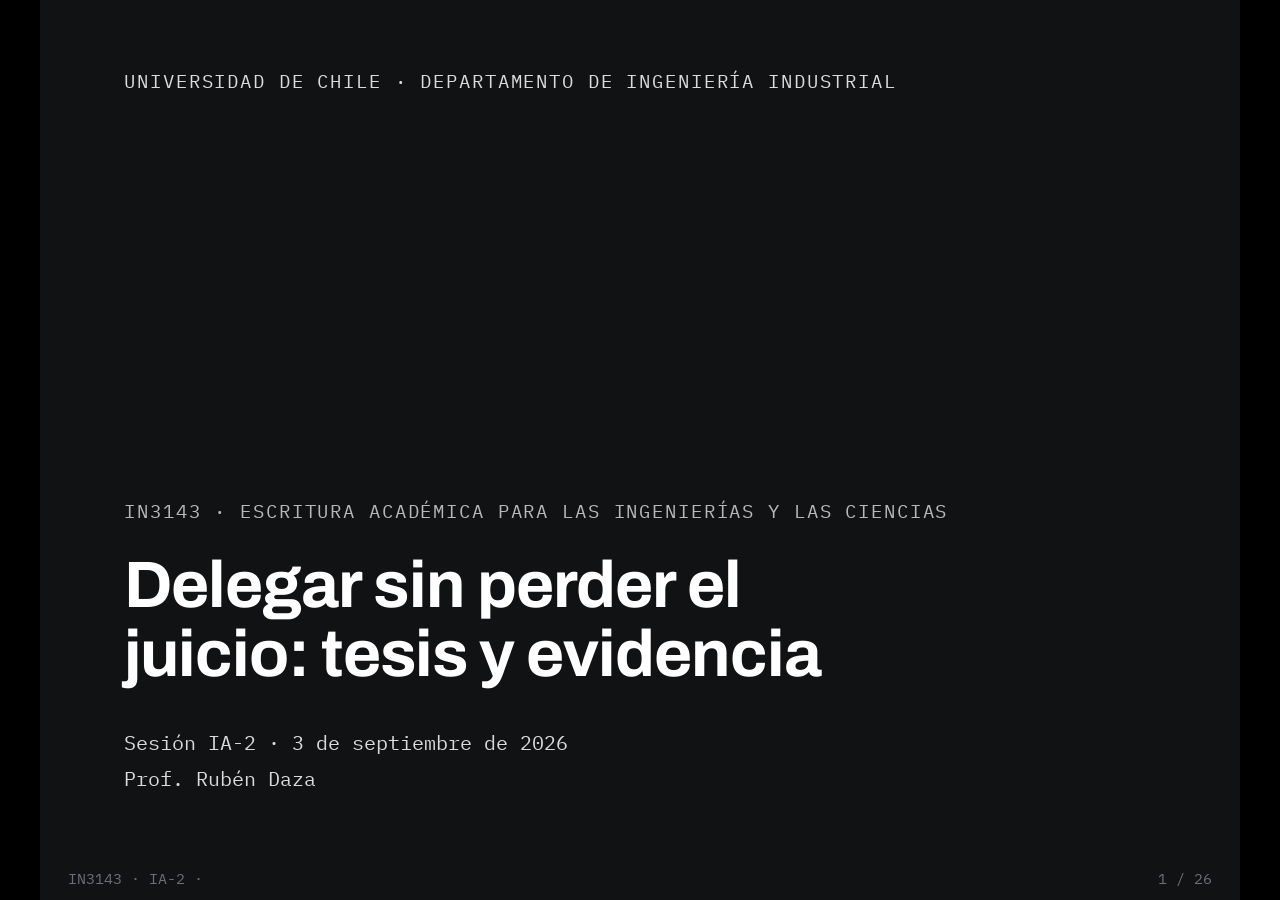
<file: decks/ia-2/index.html>
<!DOCTYPE html>
<html lang="es">
<head>
<meta charset="utf-8">
<meta name="viewport" content="width=device-width, initial-scale=1">
<title>IA-2 · Delegar el examen de la tesis y la búsqueda de evidencia · IN3143</title>
<link rel="preconnect" href="https://fonts.googleapis.com">
<link rel="preconnect" href="https://fonts.gstatic.com" crossorigin>
<link href="https://fonts.googleapis.com/css2?family=Archivo:wght@400;500;600;700&family=Source+Serif+4:ital,opsz,wght@0,8..60,400;0,8..60,600;1,8..60,400&family=IBM+Plex+Mono:wght@400;500&display=swap" rel="stylesheet">
<link rel="stylesheet" href="../../assets/deck.css">
</head>
<body>
<div class="stage">

<!-- 1 · Portada -->
<section class="slide cover" data-block="">
  <p class="inst">Universidad de Chile · Departamento de Ingeniería Industrial</p>
  <p class="curso">IN3143 · Escritura académica para las ingenierías y las ciencias</p>
  <h1>Delegar sin perder el juicio: tesis y evidencia</h1>
  <p class="fecha">Sesión IA-2 · 3 de septiembre de 2026<br>Prof. Rubén Daza</p>
</section>

<!-- 2 · Competencia del día -->
<section class="slide" data-block="Apertura">
  <p class="eyebrow">Hoy</p>
  <p class="statement">Hoy diriges el modelo para examinar tu tesis y para buscar pistas de evidencia. Y defines qué reservas para ti: abrir la fuente y decidir si respalda el argumento.</p>
  <p class="body" style="margin-top:calc(var(--u)*30)">La sesión produce material para la entrega del jueves 10: la Plantilla de planificación y la primera Declaración de uso de IA.</p>
</section>

<!-- 3 · Mapa de la parte de IA -->
<section class="slide" data-block="Apertura">
  <p class="eyebrow" style="margin-bottom:calc(var(--u)*20)">Las cuatro sesiones de IA</p>
  <table>
    <tr><th>Sesión</th><th>Qué aprendes</th><th>Cuenta para</th></tr>
    <tr><td class="mono" style="color:var(--ink-3)">IA-1 · hecha</td><td style="color:var(--ink-3)">Detectar y clasificar fallas de un texto generado<br><span class="capa">discernment</span></td><td style="color:var(--ink-3)">Declaración del borrador</td></tr>
    <tr><td class="mono"><b>IA-2 · hoy</b></td><td><b>Decidir qué le delegas al modelo y qué haces tú</b><br><span class="capa" style="color:var(--ink-2)">delegation</span></td><td><b>Planificación (S5) · declaración 1</b></td></tr>
    <tr><td class="mono">IA-3</td><td>Especificar el encargo: criterios para dirigir y auditar<br><span class="capa" style="color:var(--ink-3)">description</span></td><td>Borrador (S7) · declaración 2 · 5%</td></tr>
    <tr><td class="mono">IA-4</td><td>Aceptar, corregir o rechazar lo que el modelo propone<br><span class="capa" style="color:var(--ink-3)">diligence</span></td><td>Texto final (S14) · declaración 3 · 7%</td></tr>
  </table>
  <p class="small" style="margin-top:calc(var(--u)*12)">Las cuatro competencias en inglés son las 4D del marco AI Fluency (Anthropic, 2025).</p>
</section>

<!-- 4 · Qué se entrega el jueves 10 -->
<section class="slide" data-block="Apertura">
  <p class="eyebrow">Entrega del jueves 10 · una sola tarea de U-Cursos</p>
  <table>
    <tr><th style="width:34%">Qué subes</th><th>Qué produce la sesión de hoy</th></tr>
    <tr><td><b>Plantilla de planificación</b></td><td>La tesis examinada y tu decisión sobre ella; tres argumentos con su familia de evidencia y sus términos de búsqueda.</td></tr>
    <tr><td><b>Declaración de uso de IA 1</b></td><td>Una versión 1 escrita en clase: prompts usados, qué verificaste, qué descartaste.</td></tr>
  </table>
  <p class="body" style="margin-top:calc(var(--u)*26)">Las referencias APA de la plantilla las buscas y las abres tú, en tu casa, con la guía de verificación de fuentes.</p>
</section>

<!-- 5 · Hoja de sesión -->
<section class="slide" data-block="Apertura">
  <p class="eyebrow">Hoja de sesión</p>
  <div class="cols two" style="grid-template-columns: 1.6fr 1fr; align-items:center; margin-bottom:calc(var(--u)*30)">
    <ul class="plain body">
      <li>Una fila por persona, con tu nombre. Fila completa cuenta como asistencia.</li>
      <li>Cada bloque de trabajo termina con una celda escrita.</li>
      <li>En el minuto 44 miramos algunas filas en pantalla.</li>
    </ul>
    <div style="text-align:center">
      <img src="qr-code-act2.png" alt="QR de la hoja de sesión" style="width:calc(var(--u)*180); border:1px solid var(--line); padding:calc(var(--u)*6)" onerror="this.outerHTML='&lt;div class=&quot;qrfallback&quot; style=&quot;width:calc(var(--u)*180); margin:0 auto&quot;&gt;qr-code-act2.png&lt;br&gt;(QR del Sheet)&lt;/div&gt;'">
      <p class="small" style="margin-top:calc(var(--u)*10)">link también en U-Cursos</p>
    </div>
  </div>
  <table class="sheet">
    <tr><th style="width:11%">nombre</th><th style="width:15%">tesis v1</th><th style="width:15%">objeción más fuerte</th><th style="width:14%">decisión</th><th style="width:11%">argumento 1</th><th style="width:11%">argumento 2</th><th style="width:11%">argumento 3</th><th style="width:12%">delegué / reservé / verificaré</th></tr>
    <tr><td>tu nombre →</td><td></td><td></td><td></td><td></td><td></td><td></td><td></td></tr>
  </table>
</section>

<!-- 6 · Delegation en tres partes -->
<section class="slide" data-block="Conceptos I">
  <p class="eyebrow">Conceptos I · delegation</p>
  <h2>Delegar exige decisiones previas</h2>
  <table>
    <tr><td style="width:30%"><b>Conciencia del problema</b></td><td>Qué parte del trabajo estás resolviendo ahora. Hoy: probar si tu tesis se sostiene y qué evidencia necesitaría.</td></tr>
    <tr><td><b>Conciencia de la plataforma</b></td><td>Qué puede hacer la herramienta que tienes abierta. Un chat gratuito sin búsqueda activa responde desde memoria y ahí aparecen las referencias inventadas.</td></tr>
    <tr><td><b>Conciencia de la tarea</b></td><td>Qué le pides y qué te reservas. El examen de la tesis se delega; la decisión sobre la tesis y la lectura de las fuentes se reservan.</td></tr>
  </table>
</section>

<!-- 7 · Delegation sobre la plantilla -->
<section class="slide" data-block="Conceptos I">
  <p class="eyebrow">Conceptos I · la plantilla, parte por parte</p>
  <table style="font-size:calc(var(--u)*20)">
    <tr><th style="width:24%">Parte de la plantilla</th><th style="width:20%">Delegas</th><th style="width:20%">Reservas</th><th>Por qué</th></tr>
    <tr><td><b>Título y tesis</b></td><td>Examen y objeciones</td><td>La formulación final</td><td>La tesis la defiendes tú ante la profesora.</td></tr>
    <tr><td><b>Argumentos</b></td><td>Candidatos y familia de evidencia</td><td>Cuál entra al ensayo</td><td>El modelo propone; el recorte es criterio propio.</td></tr>
    <tr><td><b>Fuentes</b></td><td>Términos de búsqueda</td><td>Buscar y abrir</td><td>Un chat sin búsqueda no lee documentos reales.</td></tr>
    <tr><td><b>Referencias APA</b></td><td>Revisar formato</td><td>Los datos de la ficha</td><td>Autor, año y DOI salen de la fuente abierta.</td></tr>
  </table>
</section>

<!-- 8 · Sicofancia -->
<section class="slide" data-block="Conceptos I">
  <p class="eyebrow">Conceptos I · sicofancia</p>
  <h2>El modelo tiende a darte la razón</h2>
  <p class="body">Los modelos se ajustan con preferencias humanas, y las respuestas que agradan al usuario reciben mejor puntaje durante ese ajuste. Con una tesis pegada en el chat, el comportamiento por defecto queda cerca del acuerdo.</p>
  <ul class="plain body" style="margin-top:calc(var(--u)*20)">
    <li>Abre elogiando el tema y la formulación.</li>
    <li>Reformula tu tesis con mejor redacción y la devuelve como si fuera la tuya.</li>
    <li>Entrega objeciones tibias que la tesis ya responde.</li>
  </ul>
</section>

<!-- 9 · Rol, criterio y formato -->
<section class="slide" data-block="Conceptos I">
  <p class="eyebrow">Conceptos I · las tres contramedidas</p>
  <table>
    <tr><td style="width:26%"><b>Rol</b></td><td>Se le asigna una función con obligaciones. <span class="mono" style="font-size:calc(var(--u)*18)">«Eres examinador de tesis […] Omite el acompañamiento y el estímulo.»</span></td></tr>
    <tr><td><b>Criterio</b></td><td>Se fijan las pruebas que debe aplicar. <span class="mono" style="font-size:calc(var(--u)*18)">«¿La tesis es discutible o es una constatación que nadie disputaría?»</span></td></tr>
    <tr><td><b>Formato de salida</b></td><td>Se fijan las etiquetas de la respuesta. <span class="mono" style="font-size:calc(var(--u)*18)">«OBJECIÓN MÁS FUERTE: [una o dos líneas]»</span></td></tr>
  </table>
  <p class="small" style="margin-top:calc(var(--u)*24)">El formato fijo también sirve de control: si la respuesta llega con preámbulo y elogios, el prompt se ignoró y se pide de nuevo.</p>
</section>

<!-- 10 · Prompt examinador anotado -->
<section class="slide" data-block="Conceptos I">
  <p class="eyebrow">Prompt examinador de tesis · kit de la clase</p>
  <div class="cols two" style="grid-template-columns: 1.5fr 1fr; align-items:center">
    <div class="artifact" style="font-family:var(--mono); font-size:calc(var(--u)*17); line-height:1.6">
      Eres examinador de tesis de ensayo académico en un curso universitario de escritura.<br>
      Tu tarea es someter una tesis a prueba y reportar dónde cede. Omite el acompañamiento y el estímulo.<br>
      1. ¿La tesis es discutible o es una constatación que nadie disputaría?<br>
      2. ¿Qué tendría que ser cierto para que la tesis se sostenga? Nombra dos o tres supuestos.<br>
      3. ¿Cuál es la postura contraria más fuerte que un lector informado podría defender?<br>
      - Prohibido elogiar, felicitar o valorar el esfuerzo. Cero preámbulo y cero cierre.<br>
      - Prohibido proponer fuentes, autores, referencias o bibliografía.<br>
      TESIS CANDIDATA: [una oración]<br>
      OBJECIÓN MÁS FUERTE: [una o dos líneas]
    </div>
    <div>
      <p class="small"><b>Líneas 1-2 · rol.</b> Fijan la función y le quitan el papel de acompañante.</p>
      <p class="small" style="margin-top:calc(var(--u)*16)"><b>Líneas 3-5 · criterio.</b> Las tres pruebas que debe aplicar, en ese orden.</p>
      <p class="small" style="margin-top:calc(var(--u)*16)"><b>Líneas 6-7 · prohibiciones.</b> Bloquean el elogio y las referencias.</p>
      <p class="small" style="margin-top:calc(var(--u)*16)"><b>Líneas 8-9 · formato.</b> Etiquetas fijas; dos de ellas se copian a la hoja.</p>
      <p class="small mono" style="margin-top:calc(var(--u)*18)">kit completo en U-Cursos</p>
    </div>
  </div>
</section>

<!-- 11 · Consigna examen individual -->
<section class="slide" data-block="Examinar">
  <p class="eyebrow">Examinar tu tesis · individual <span class="mins">12 min</span></p>
  <p class="body">Abre un chat nuevo, pega el prompt examinador y debajo tu problemática y tu tesis. Si todavía no tienes tesis redactada, pega el tema y tu postura tentativa.</p>
  <p class="body" style="margin-top:calc(var(--u)*18)">El examen de hoy sirve para encontrarle las debilidades a tu tesis mientras todavía la puedes cambiar.</p>
  <div class="checkpoint"><b>Tesis v1:</b> la línea TESIS CANDIDATA · <b>Objeción más fuerte:</b> la línea OBJECIÓN MÁS FUERTE</div>
  <p class="small mono" style="margin-top:calc(var(--u)*18)">el prompt está en U-Cursos</p>
</section>

<!-- 12 · Consigna pares -->
<section class="slide" data-block="Pares">
  <p class="eyebrow">Defender la tesis · en pares <span class="mins">12 min</span></p>
  <p class="body">El modelo te entregó una objeción por escrito. Acá la pruebas en voz alta: si tu tesis se sostiene, tienes que poder defenderla con tus palabras.</p>
  <p class="body" style="margin-top:calc(var(--u)*16)">Con la persona de al lado, por turnos. Uno lee su tesis y la objeción que recibió; el otro pregunta:</p>
  <ul class="plain body" style="margin-top:calc(var(--u)*14)">
    <li><b>¿Es discutible?</b> Si nadie podría estar en desacuerdo, no es una tesis: es una constatación.</li>
    <li><b>¿Esa formulación es tuya, o la escribió el modelo?</b> Lo que el modelo redacta mejor que tú, después lo defiendes tú.</li>
  </ul>
  <p class="body" style="margin-top:calc(var(--u)*16)">A los 6 minutos se invierten los papeles.</p>
  <div class="checkpoint"><b>Decisión:</b> mantengo o ajusto la tesis, y por qué. Con tus palabras. Si ajustas, esa versión es la que le llevas a la profesora.</div>
</section>

<!-- 13 · Revisión en conjunto -->
<section class="slide" data-block="En conjunto">
  <p class="eyebrow">Revisión en conjunto <span class="mins">8 min</span></p>
  <p class="body">Proyectamos dos o tres filas de la hoja. Primero quien se ofrezca; después orden aleatorio.</p>
  <p class="body" style="margin-top:calc(var(--u)*18)">Sobre cada fila corre el <b>evaluador de tesis</b> del kit desde la cuenta del profesor, y dicta tres líneas: si la tesis es discutible, si la objeción registrada es la más fuerte, si la decisión está justificada.</p>
  <p class="body" style="margin-top:calc(var(--u)*18)">La sala audita ese veredicto con las mismas preguntas del trabajo en pares. El veredicto del modelo no reemplaza la columna Decisión.</p>
</section>

<!-- 14 · De dónde salen las referencias -->
<section class="slide" data-block="Conceptos II">
  <p class="eyebrow">Conceptos II · las referencias de un modelo</p>
  <div class="cols two">
    <div class="panel">
      <h3>Memoria paramétrica</h3>
      <p>El modelo aprendió la forma de una referencia: autores plausibles, revista plausible, año plausible, DOI con la estructura correcta.</p>
      <p style="margin-top:calc(var(--u)*12)">Produce fichas bien formadas de documentos que no existen.</p>
    </div>
    <div class="panel">
      <h3>Búsqueda activa</h3>
      <p>El producto consulta la web durante la respuesta, abre páginas y cita lo que leyó, con enlace.</p>
      <p style="margin-top:calc(var(--u)*12)">La referencia suele existir. Que diga lo que se le atribuye es otra pregunta.</p>
    </div>
  </div>
  <p class="small" style="margin-top:calc(var(--u)*28)">Antes de citar algo, revisa si la respuesta trae enlaces a páginas que se puedan abrir.</p>
</section>

<!-- 15 · El caso OCDE de IA-1 -->
<section class="slide" data-block="Conceptos II">
  <p class="eyebrow">Conceptos II · el ensayo de IA-1</p>
  <div class="artifact" style="font-size:calc(var(--u)*19)">
    <p>«Según la OCDE, alrededor del 12% de los empleos son automatizables.»</p>
    <p class="mono" style="font-size:calc(var(--u)*17)">OCDE (2024). <i>Creación de empleo y desarrollo económico local 2024</i>. doi 10.1787/b6a83f5f-en</p>
    <p class="src">ensayo de ejemplo generado con Gemini, publicado sin verificar</p>
  </div>
  <ul class="plain body" style="margin-top:calc(var(--u)*22); font-size:calc(var(--u)*22)">
    <li>El informe existe. Su DOI real es 10.1787/83325127-en; el citado devuelve 404 y no está en Crossref.</li>
    <li>El informe no contiene la cifra del 12%. Queda entre dos cifras reales de la OCDE: 9% en Arntz et al. (2016) y 14% en Employment Outlook (2019).</li>
    <li>En clase, nadie había abierto la fuente.</li>
  </ul>
</section>

<!-- 16 · Búsqueda en cuentas gratuitas -->
<section class="slide" data-block="Conceptos II">
  <p class="eyebrow">Conceptos II · qué trae tu cuenta gratuita</p>
  <table>
    <tr><th style="width:40%">Producto</th><th>Búsqueda web</th></tr>
    <tr><td><b>ChatGPT</b></td><td>Sí</td></tr>
    <tr><td><b>Claude</b></td><td>Sí</td></tr>
    <tr><td><b>Gemini</b></td><td>Sí</td></tr>
  </table>
  <p class="body" style="margin-top:calc(var(--u)*26)">Con búsqueda activa las referencias suelen existir, y la cita hay que abrirla igual para ver si dice lo que el modelo le atribuye. Sin búsqueda, la respuesta sale de memoria.</p>
  <p class="small" style="margin-top:calc(var(--u)*18)">La investigación profunda depende del plan y cambia mes a mes. Revísalo en tu cuenta antes de contar con ella.</p>
</section>

<!-- 17 · Triangulación y regla de cierre -->
<section class="slide" data-block="Conceptos II">
  <p class="eyebrow">Conceptos II · qué pide la plantilla</p>
  <ul class="plain body">
    <li><b>Tres argumentos, dos respaldados con un AIC y el tercero con otra familia de fuente.</b> Eso deja tres referencias con dos AIC: la cuarta referencia también tiene que ser AIC para llegar a los tres que pide la Plantilla, y puede ser un segundo respaldo de cualquiera de los tres argumentos.</li>
    <li><b>Familias disponibles:</b> artículo de investigación científica, informe de organismo público o internacional, datos estadísticos oficiales, norma técnica, documentación de la industria.</li>
    <li><b>Qué es un AIC:</b> artículo publicado en una revista con revisión por pares, que reporta un estudio propio con método y resultados.</li>
    <li><b>Regla de cierre:</b> una referencia entra a la plantilla después de que la abriste.</li>
  </ul>
</section>

<!-- 18 · Dónde se busca un AIC -->
<section class="slide" data-block="Conceptos II">
  <p class="eyebrow">Conceptos II · dónde se busca un AIC</p>
  <table>
    <tr><td style="width:32%"><b>Google Scholar</b><br><span class="mono small">scholar.google.com</span></td><td>Búsqueda amplia. Filtra por año y sigue el enlace al sitio de la revista.</td></tr>
    <tr><td><b>SciELO</b><br><span class="mono small">scielo.org</span></td><td>Revistas de América Latina con revisión por pares, texto completo abierto.</td></tr>
    <tr><td><b>Biblioteca U. de Chile</b><br><span class="mono small">bibliotecas.uchile.cl</span></td><td>Acceso al PDF de revistas pagadas con tu cuenta institucional.</td></tr>
  </table>
  <p class="body" style="margin-top:calc(var(--u)*24)">Para saber si es AIC: tiene revista y volumen, secciones de método y resultados, y datos o casos propios. Una nota de prensa o una entrada de blog sobre un estudio no cuenta.</p>
</section>

<!-- 19 · Prompt explorador anotado -->
<section class="slide" data-block="Conceptos II">
  <p class="eyebrow">Prompt explorador de evidencia · kit de la clase</p>
  <div class="cols two" style="grid-template-columns: 1.6fr 1fr; gap:calc(var(--u)*28); align-items:center">
    <div class="artifact" style="font-family:var(--mono); font-size:calc(var(--u)*15); line-height:1.45">
      Eres asistente de planificación de un ensayo académico universitario.<br>
      1. Formula tres argumentos distintos que sostengan la tesis. Cada argumento se explica en dos o tres oraciones.<br>
      2. A cada argumento asígnale UNA familia de fuente [...]. Reparte así: dos argumentos con familia AIC y el tercero con una familia distinta de las cinco.<br>
      3. Para cada argumento entrega de 3 a 4 términos de búsqueda en español y los equivalentes en inglés usados en la literatura del área.<br>
      <b>- No entregues citas, autores, títulos de artículos, años, revistas, DOI ni URL.</b><br>
      <b>- Si al redactar se te escapa cualquier referencia, bórrala y escribe [buscar] en su lugar.</b><br>
      ARGUMENTO 1: [dos o tres oraciones]   (repite el bloque para 2 y 3)<br>
      FAMILIA DE EVIDENCIA: [una sola familia]<br>
      BÚSQUEDA (es): [3 a 4 términos separados por punto y coma]<br>
      BÚSQUEDA (en): [3 a 4 términos separados por punto y coma]
    </div>
    <div>
      <p class="small"><b>Líneas 1-4 · rol y criterio.</b> Planificación, sin redacción del ensayo: tres argumentos, dos con familia AIC y el tercero con otra, y términos en español e inglés.</p>
      <p class="small" style="margin-top:calc(var(--u)*16)"><b>Líneas 5-6 · la prohibición.</b> Con la prohibición activa, la respuesta llega sin autores ni años que después haya que descartar.</p>
      <p class="small" style="margin-top:calc(var(--u)*16)"><b>Líneas 7-10 · formato.</b> Tres bloques con las mismas etiquetas.</p>
    </div>
  </div>
</section>

<!-- 20 · Consigna argumentos -->
<section class="slide" data-block="Argumentos">
  <p class="eyebrow">Argumentos y evidencia · individual <span class="mins">10 min</span></p>
  <p class="body">Chat nuevo, prompt explorador, y debajo tu tesis en la versión que dejaste en la columna Decisión.</p>
  <p class="body" style="margin-top:calc(var(--u)*18)">De la respuesta, resume cada bloque en una línea. Si aparece un autor o un año, bórralo: es dato no verificado.</p>
  <div class="checkpoint"><b>Argumento 1, 2 y 3:</b> una línea cada uno<br>argumento · familia de evidencia · términos de búsqueda</div>
</section>

<!-- 21 · Formato de la Declaración 1 -->
<section class="slide" data-block="Declaración 1">
  <p class="eyebrow">Declaración de uso de IA 1 · una página</p>
  <table>
    <tr><td style="width:30%"><b>1 · Declaración</b></td><td>El párrafo del Instructivo N° 17/2026 completado: qué herramientas, en qué etapas de la planificación, para qué.</td></tr>
    <tr><td><b>2 · Prompts utilizados</b></td><td>Uno o dos prompts exactos copiados del chat, y debajo un fragmento de la respuesta.</td></tr>
    <tr><td><b>3 · Metodología de uso</b></td><td>(a) ¿Cómo lo usaste? (b) ¿Cómo verificaste lo que te dio? (c) ¿Qué descartaste o cambiaste, y por qué?</td></tr>
  </table>
  <p class="small" style="margin-top:calc(var(--u)*24)">«No usé IA para X porque Y» es una respuesta válida y puede obtener nota máxima si dice qué hiciste en su lugar.</p>
</section>

<!-- 22 · Rúbrica -->
<section class="slide" data-block="Declaración 1">
  <p class="eyebrow">Rúbrica · 4 criterios × 3 niveles · 24 puntos</p>
  <table style="font-size:calc(var(--u)*19)">
    <tr><th style="width:24%">Criterio</th><th style="width:32%">Logrado (6)</th><th style="width:24%">Parcial (4-5)</th><th>Insuficiente (3)</th></tr>
    <tr><td><b>Trazabilidad</b><br><span class="small">parte 2</span></td><td>Prompt literal con tu aporte identificable y un fragmento que se retoma en la parte 3.</td><td>Prompt parafraseado, o falta el fragmento.</td><td>Solo el nombre de la herramienta.</td></tr>
    <tr><td><b>Criterio de aceptación y rechazo</b><br><span class="small">parte 3c</span></td><td>Un elemento rechazado con nombre propio y el criterio con que lo rechazaste.</td><td>Algo cambiado, sin criterio.</td><td>Nada rechazado.</td></tr>
    <tr><td><b>Rigor de verificación</b><br><span class="small">parte 3b</span></td><td>Qué abriste, qué buscaste dentro y qué encontraste.</td><td>Se nombra el buscador, sin decir qué comprobaste.</td><td>Adjetivos de confianza.</td></tr>
    <tr><td><b>Honestidad reflexiva</b><br><span class="small">partes 3a y 3c</span></td><td>Separa el trabajo del modelo del tuyo, incluidos los usos que fallaron.</td><td>Reparto declarado en términos amplios.</td><td>El relato contradice la parte 2.</td></tr>
  </table>
</section>

<!-- 23 · Dos declaraciones, sin nivel -->
<section class="slide" data-block="Declaración 1">
  <p class="eyebrow">Parte 3b y 3c · dos versiones del mismo trabajo</p>
  <div class="cols two">
    <div class="artifact" style="font-size:calc(var(--u)*17); line-height:1.45">
      <p class="src" style="margin-top:0">declaración A</p>
      <p><b>b)</b> Pregunté qué evidencia respaldaría la objeción y el modelo mencionó un estudio de la Comisión Europea con 9% de ahorro. Busqué el título en Google Scholar y no apareció. Con otros términos encontré un artículo con revisión por pares en <i>Energy Policy</i> que reporta entre 2% y 5%. Abrí el PDF y ubiqué el rango en la tabla 3.</p>
      <p><b>c)</b> Descarté la cifra de 9%. También el argumento de privacidad: defiende otra tesis.</p>
    </div>
    <div class="artifact" style="font-size:calc(var(--u)*17); line-height:1.45">
      <p class="src" style="margin-top:0">declaración B</p>
      <p><b>b)</b> Revisé cuidadosamente toda la información entregada por la herramienta y contrasté los datos con fuentes confiables disponibles en internet. También me aseguré de que las referencias correspondieran a artículos académicos serios y actualizados.</p>
      <p><b>c)</b> Adapté las propuestas de la herramienta a mi estilo de escritura, reformulando las ideas con mis propias palabras.</p>
    </div>
  </div>
  <p class="small" style="margin-top:calc(var(--u)*26)">¿Cuál de las dos partes b se puede auditar? ¿Qué tendrías que abrir para comprobarla?</p>
</section>

<!-- 24 · Los mismos ejemplos, con nivel -->
<section class="slide" data-block="Declaración 1">
  <p class="eyebrow">Parte 3b y 3c · el nivel de cada una</p>
  <div class="cols two">
    <div>
      <div class="artifact" style="font-size:calc(var(--u)*16); line-height:1.4">
        <p><b>b)</b> Pregunté qué evidencia respaldaría la objeción y el modelo mencionó un estudio de la Comisión Europea con 9% de ahorro. Busqué el título en Google Scholar y no apareció. Con otros términos encontré un artículo con revisión por pares en <i>Energy Policy</i> que reporta entre 2% y 5%. Abrí el PDF y ubiqué el rango en la tabla 3.</p>
        <p><b>c)</b> Descarté la cifra de 9%. También el argumento de privacidad: defiende otra tesis.</p>
      </div>
      <p class="small" style="margin-top:calc(var(--u)*14)"><b>Logrado en los dos criterios.</b> Dice qué preguntó, dónde buscó, qué no encontró y en qué tabla quedó el dato; el rechazo tiene objeto y razón.</p>
    </div>
    <div>
      <div class="artifact" style="font-size:calc(var(--u)*16); line-height:1.4">
        <p><b>b)</b> Revisé cuidadosamente toda la información entregada por la herramienta y contrasté los datos con fuentes confiables disponibles en internet. También me aseguré de que las referencias correspondieran a artículos académicos serios y actualizados.</p>
        <p><b>c)</b> Adapté las propuestas de la herramienta a mi estilo de escritura, reformulando las ideas con mis propias palabras.</p>
      </div>
      <p class="small" style="margin-top:calc(var(--u)*14)"><b>Insuficiente en los dos criterios.</b> Ninguna fuente abierta con nombre, ningún dato comprobado; «adapté a mi estilo» deja entrar el contenido completo.</p>
    </div>
  </div>
</section>

<!-- 25 · Consigna declaración v1 -->
<section class="slide" data-block="Declaración 1">
  <p class="eyebrow">Escribir la declaración v1 <span class="mins">14 min</span></p>
  <p class="body">Abre el formato desde U-Cursos y escribe tu versión 1 con lo que hiciste hoy. Los prompts los copias del chat que tienes abierto.</p>
  <p class="body" style="margin-top:calc(var(--u)*18)">La parte 3b se completa en tu casa, cuando busques y abras las fuentes de tus tres argumentos.</p>
  <div class="checkpoint"><b>Delegué / reservé / verificaré:</b> una línea por cada uno, en la última columna de tu fila</div>
  <p class="small" style="margin-top:calc(var(--u)*16)">Antes de salir: pega en un documento tus prompts y las respuestas completas; son el insumo de la Plantilla y de la parte 2 de la Declaración.</p>
</section>

<!-- 26 · Cierre -->
<section class="slide" data-block="Cierre">
  <p class="eyebrow">Cierre</p>
  <p class="statement">Hoy dirigiste el modelo para examinar tu tesis y para buscar pistas de evidencia. Lo que no se delega: abrir la fuente y decidir si respalda el argumento.</p>
  <div style="margin-top:calc(var(--u)*22)">
    <p class="eyebrow" style="margin-bottom:calc(var(--u)*10)">Antes de IA-3</p>
    <ul class="plain body">
      <li><b>Jueves 10, una sola tarea de U-Cursos:</b> Plantilla de planificación y Declaración 1.</li>
      <li>Verifica cada fuente con la guía:<br><span class="mono" style="font-size:calc(var(--u)*20)">rubendaza.github.io/in3143-ia/plantillas/verificacion-de-fuente.html</span></li>
      <li>Crea tu proyecto persistente con la guía de U-Cursos. IA-3 parte con el proyecto armado.</li>
    </ul>
  </div>
</section>

<div class="hud">
  <span>IN3143 · IA-2 · <span id="block"></span></span>
  <span id="counter"></span>
</div>

</div>
<script src="../../assets/deck.js"></script>
</body>
</html>
</file>
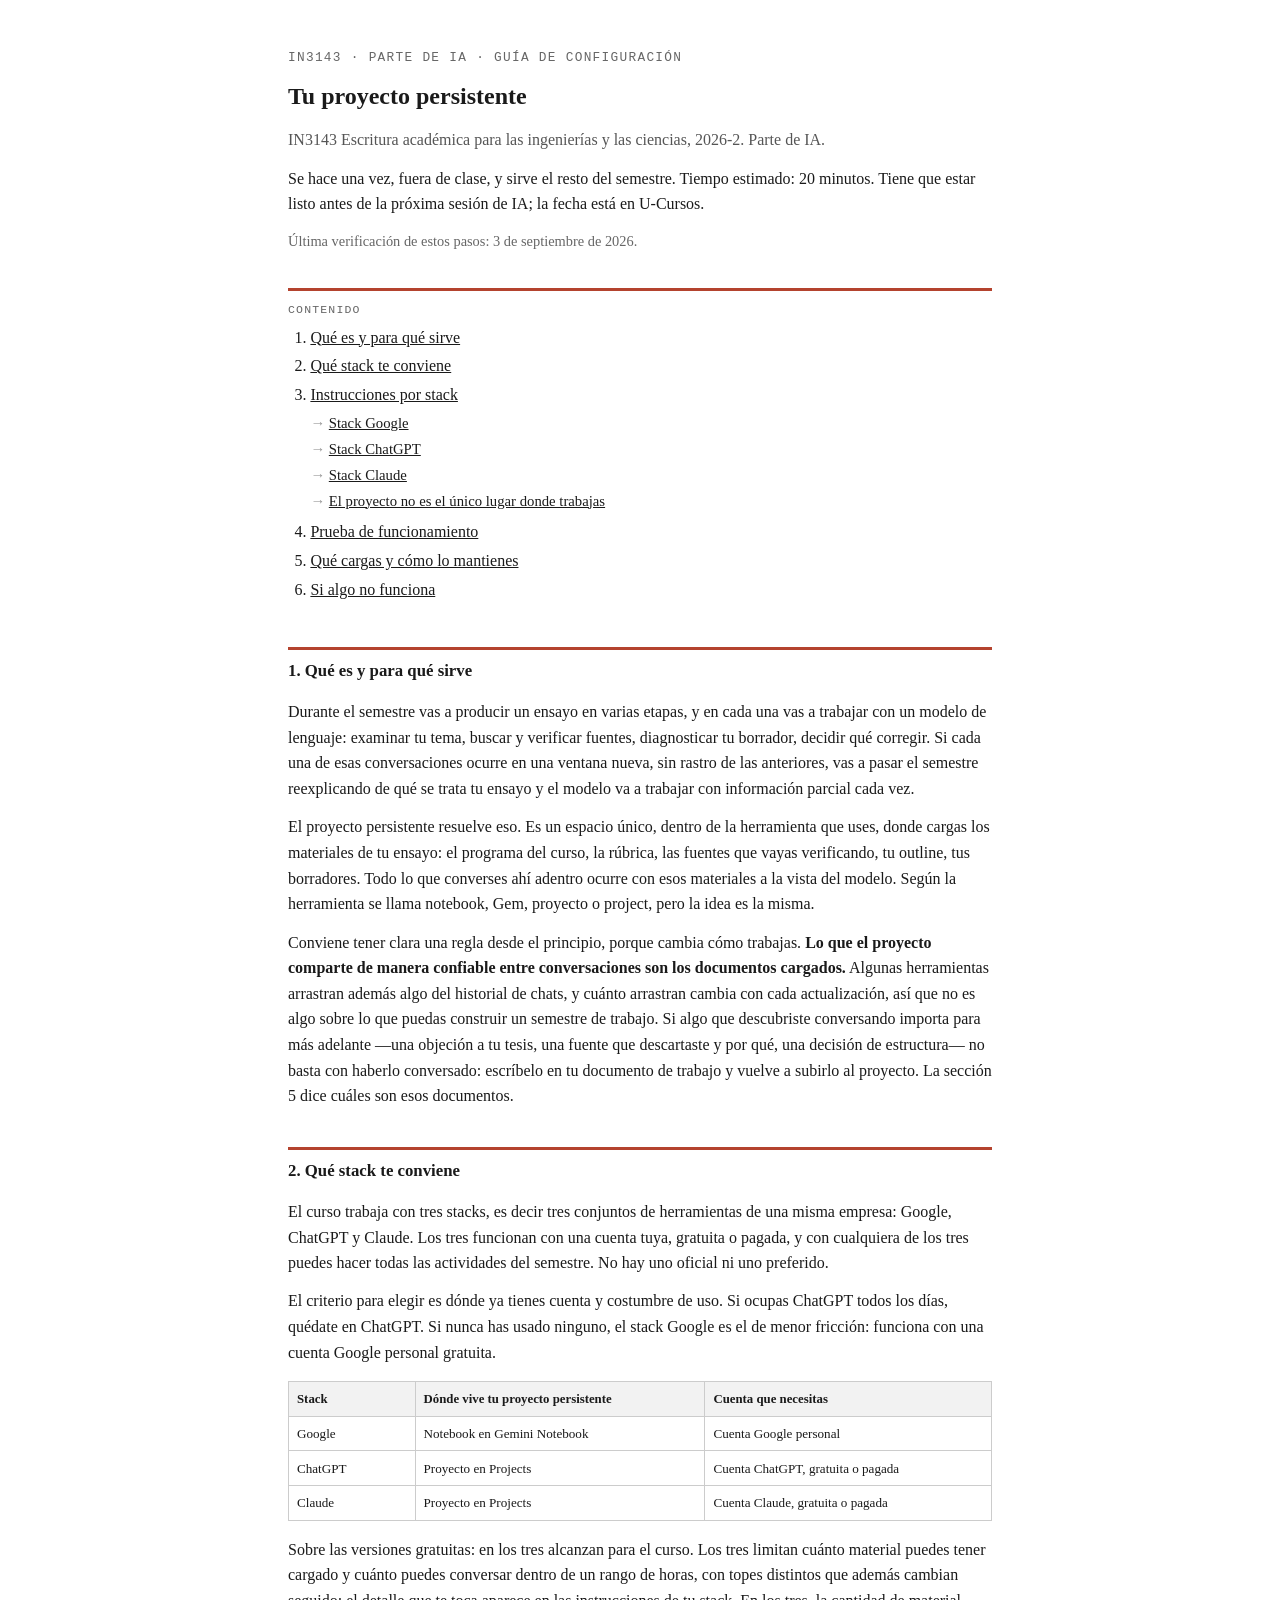
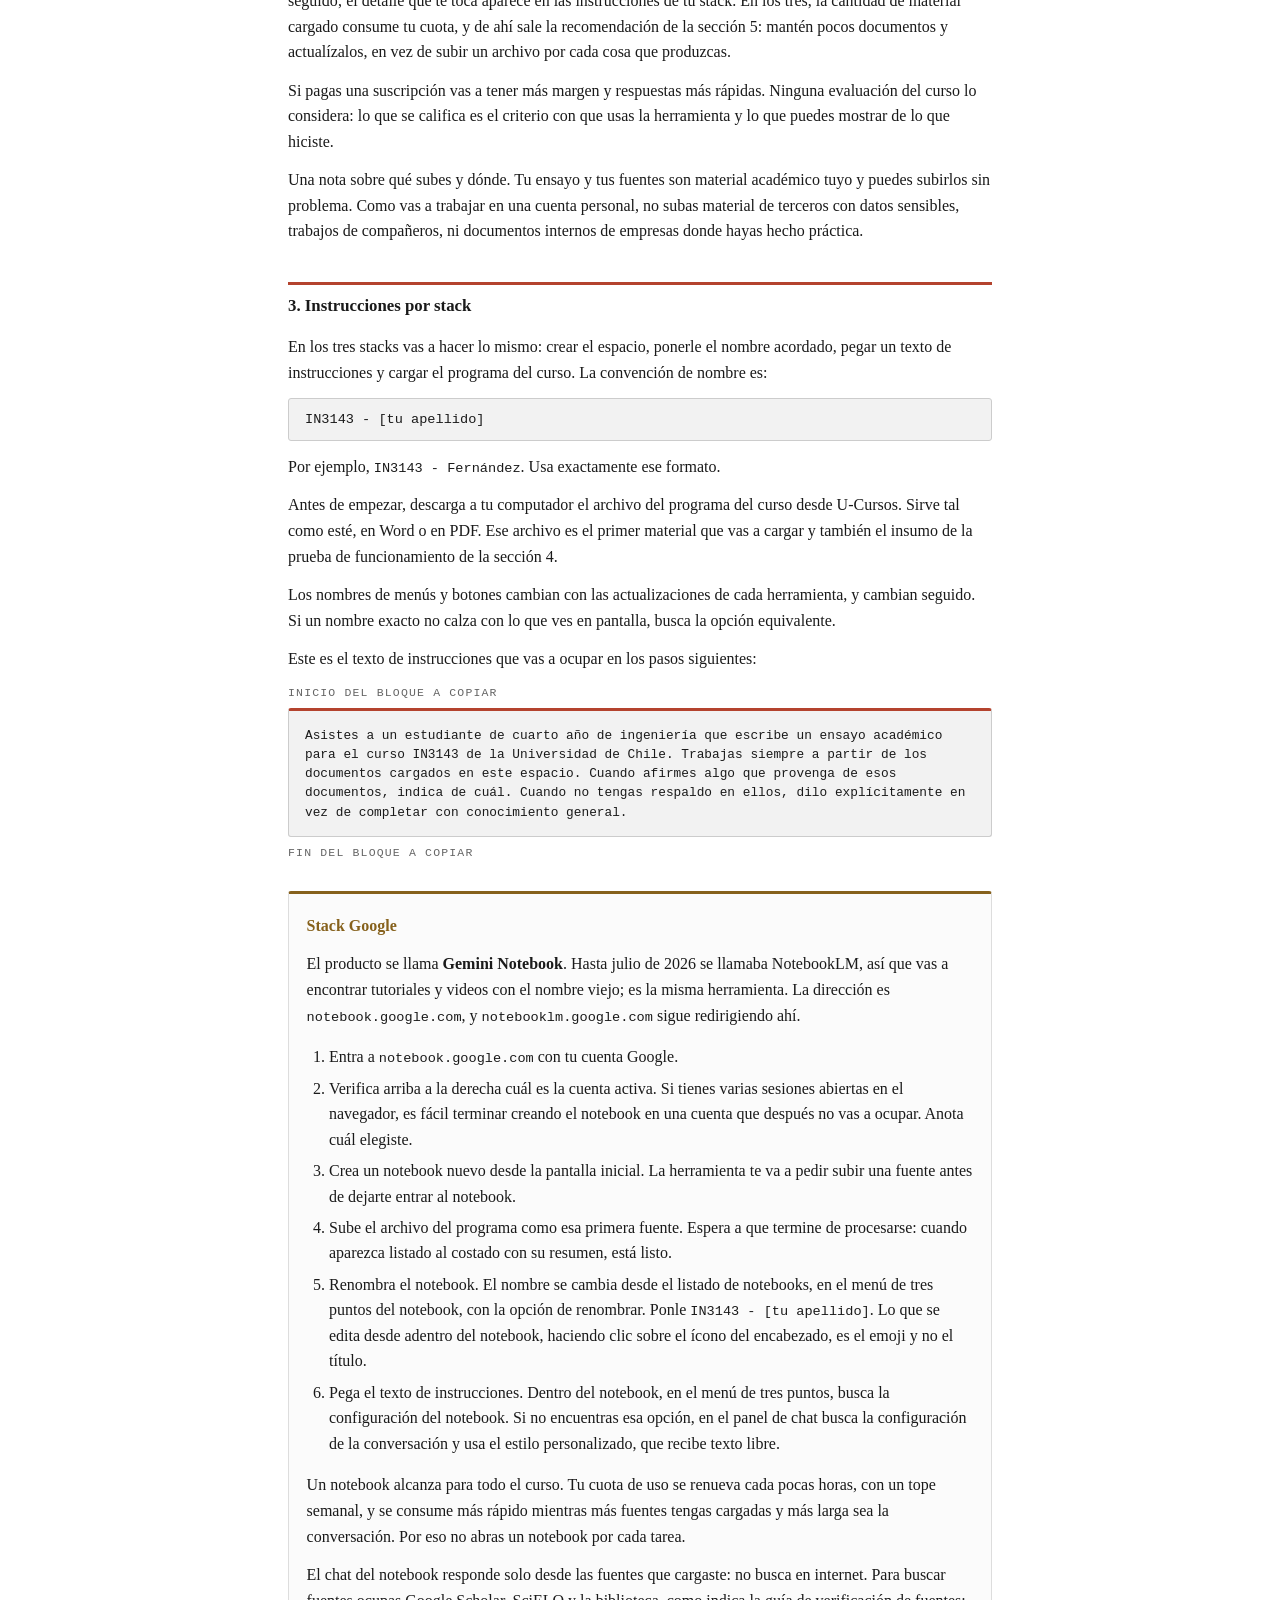
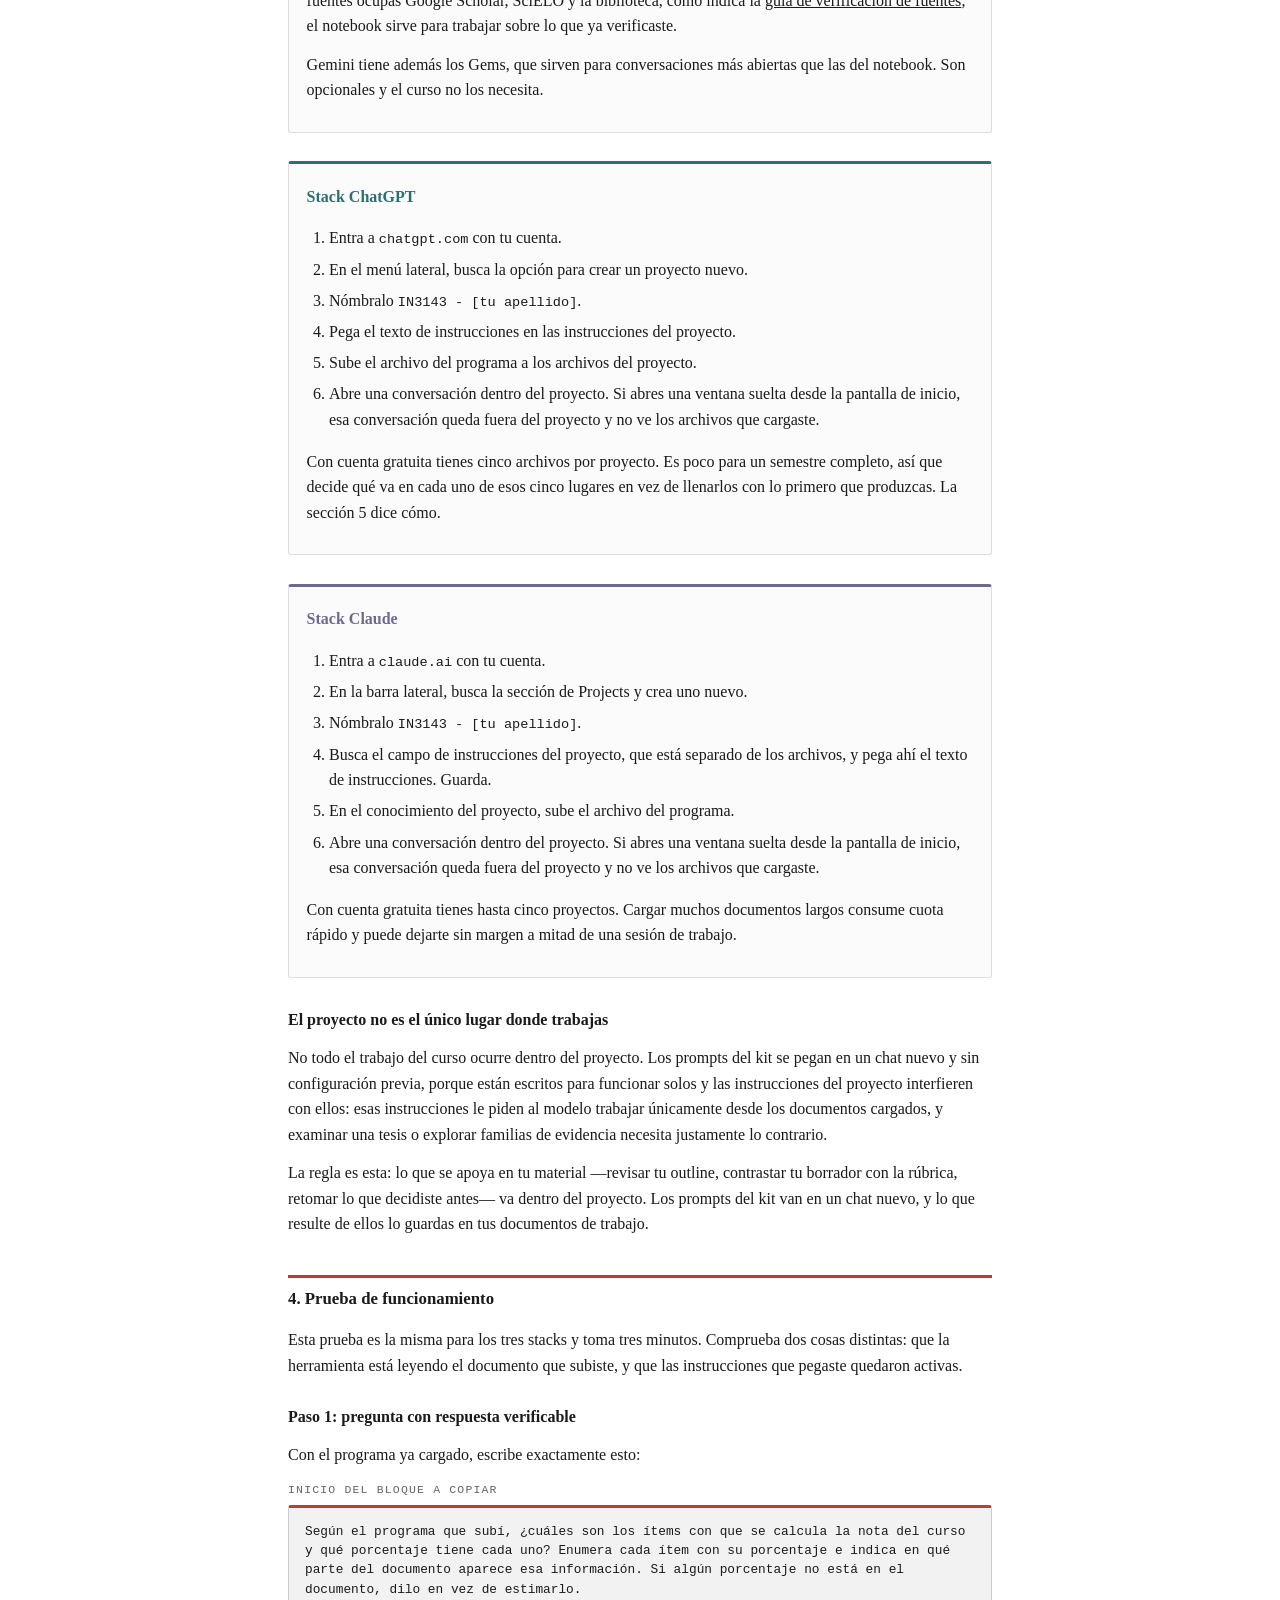
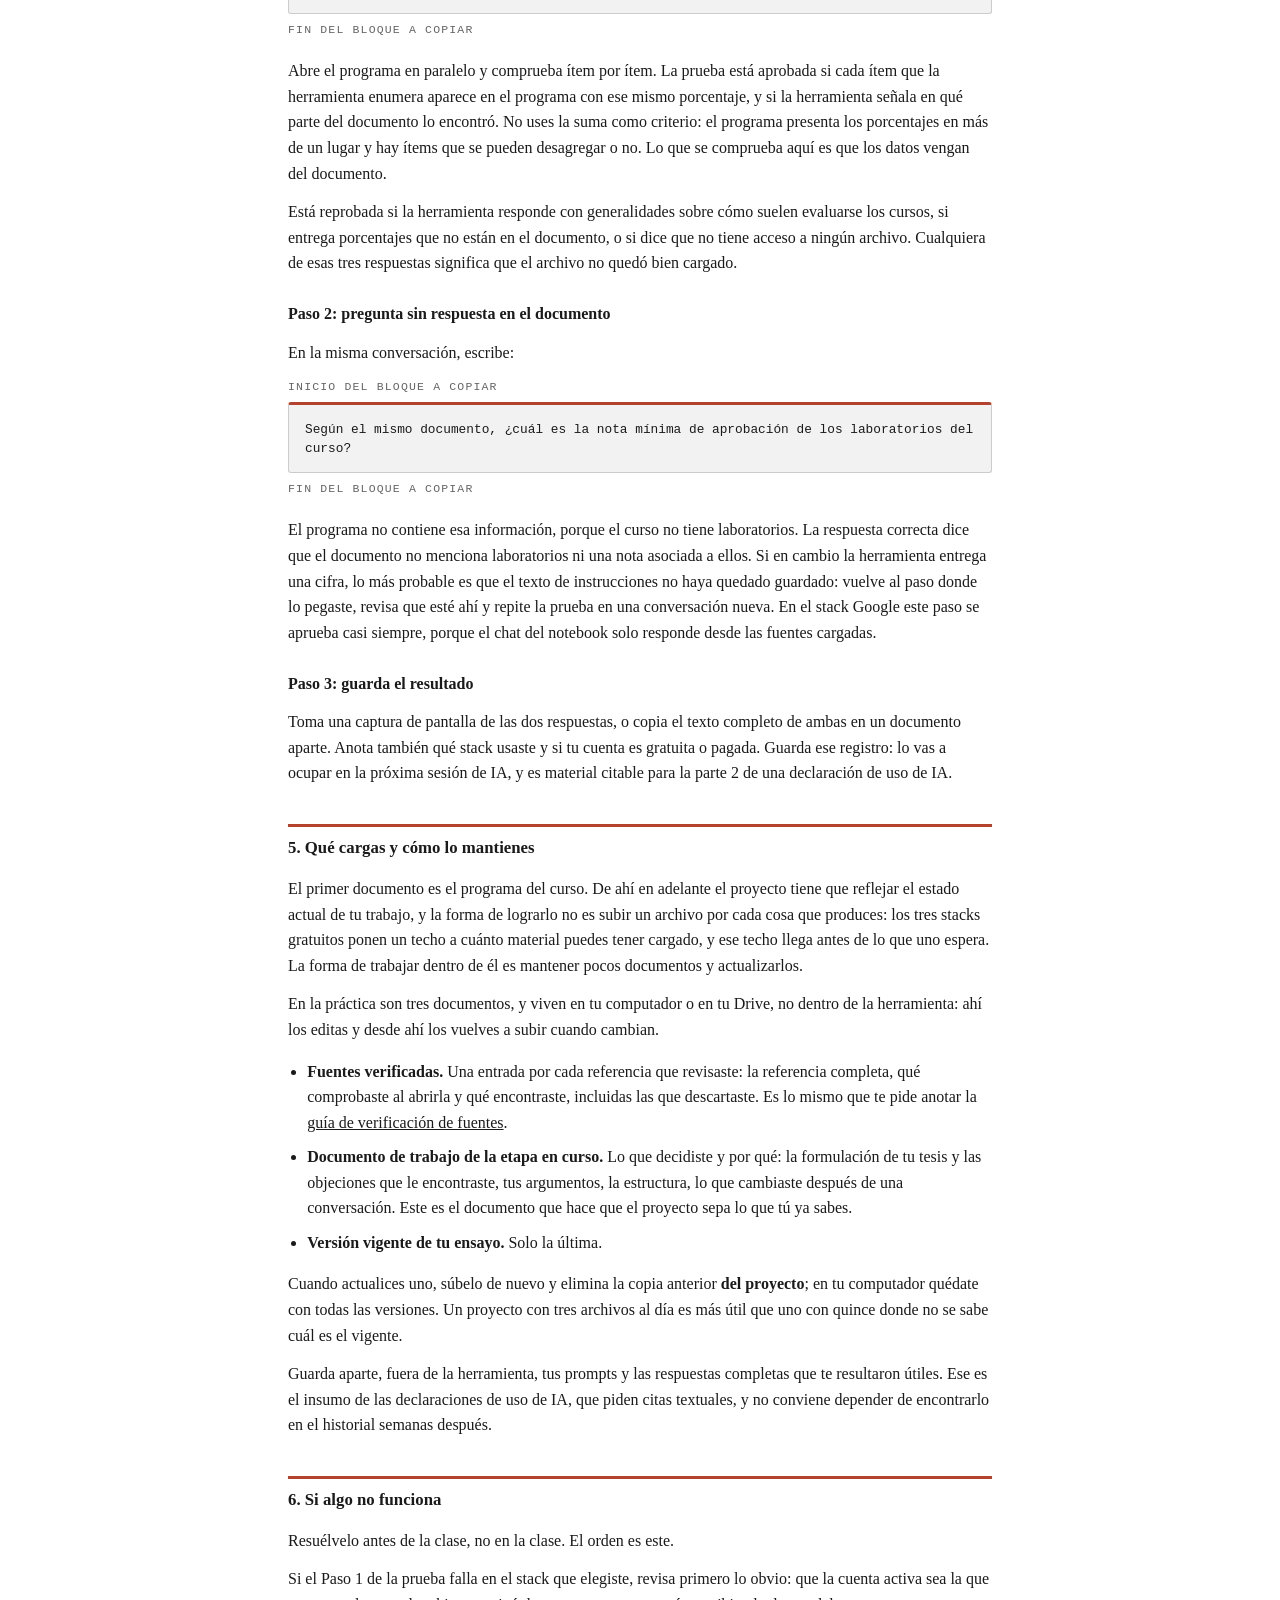
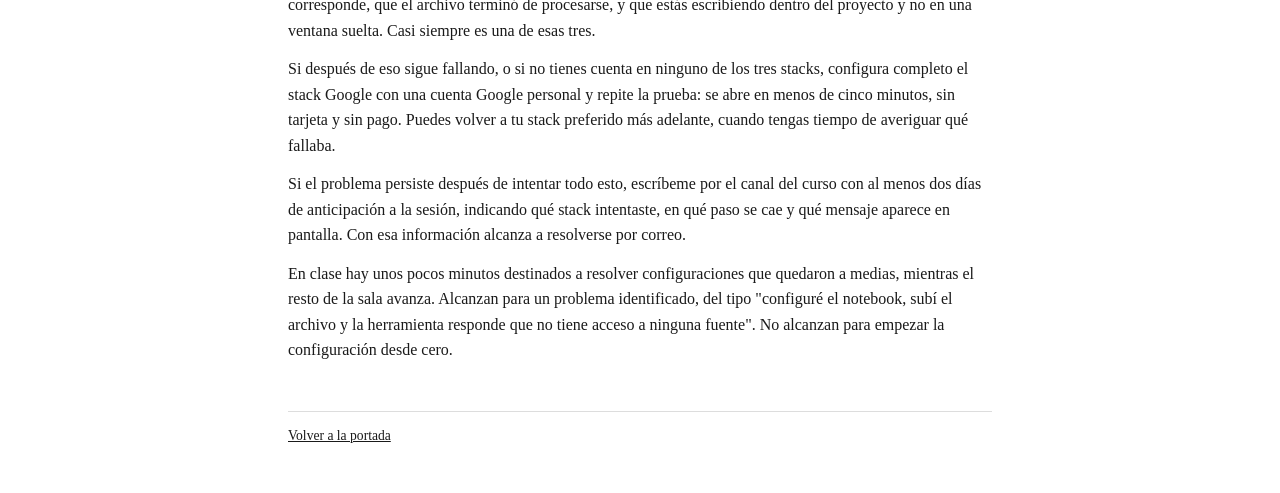
<file: guias/proyecto-persistente.html>
<!DOCTYPE html>
<html lang="es">
<head>
<meta charset="utf-8">
<meta name="viewport" content="width=device-width, initial-scale=1">
<title>Tu proyecto persistente · IN3143</title>
<style>
  body { font-family: Georgia, 'Times New Roman', serif; max-width: 44rem; margin: 3rem auto; padding: 0 1.5rem; color: #1a1a1a; line-height: 1.6; }
  .curso { font-family: Menlo, Consolas, monospace; font-size: 0.8rem; letter-spacing: 0.1em; text-transform: uppercase; color: #666; }
  h1 { font-size: 1.5rem; line-height: 1.25; margin-top: 0.4rem; }
  .sub { color: #555; margin-top: 0.3rem; }
  .fecha { font-size: 0.9rem; color: #666; }
  h2 { font-size: 1.05rem; margin-top: 2.4rem; padding-top: 0.5rem; border-top: 3px solid #b4432e; scroll-margin-top: 1rem; }
  h3 { font-size: 1rem; margin: 1.6rem 0 0.3rem; scroll-margin-top: 1rem; }
  code { font-family: Menlo, Consolas, monospace; font-size: 0.85em; overflow-wrap: break-word; }
  ul { padding-left: 1.2rem; }
  ol { padding-left: 1.4rem; }
  li { margin: 0.35rem 0; }
  p { margin: 0.8rem 0; }
  ul.docs li { margin: 0.55rem 0; }
  .etiqueta { font-family: Menlo, Consolas, monospace; font-size: 0.72rem; letter-spacing: 0.1em; text-transform: uppercase; color: #666; margin: 0 0 0.35rem; }
  .fin { font-family: Menlo, Consolas, monospace; font-size: 0.72rem; letter-spacing: 0.1em; text-transform: uppercase; color: #666; margin: 0 0 1.2rem; }

  /* Índice de secciones */
  nav.indice { margin: 2.2rem 0 0; padding: 0.6rem 0 0.2rem; border-top: 3px solid #b4432e; }
  nav.indice ol { margin: 0.2rem 0 0; }
  nav.indice li { margin: 0.2rem 0; }
  nav.indice ul { list-style: none; padding-left: 0; margin: 0.25rem 0 0.4rem; font-size: 0.92rem; color: #666; }
  nav.indice ul li { margin: 0.15rem 0; }
  nav.indice ul li::before { content: "\2192\00a0"; color: #999; }

  /* Bloques copiables literalmente */
  pre.prompt { font-family: Menlo, Consolas, monospace; font-size: 0.8rem; line-height: 1.5; white-space: pre-wrap; overflow-wrap: break-word; background: #f2f2f2; border: 1px solid #ccc; border-top: 3px solid #b4432e; border-radius: 3px; padding: 0.9rem 1rem; margin: 0 0 0.4rem; }
  /* Convención de nombre */
  pre.nombre { font-family: Menlo, Consolas, monospace; font-size: 0.85rem; white-space: pre-wrap; overflow-wrap: break-word; background: #f2f2f2; border: 1px solid #ccc; border-radius: 3px; padding: 0.6rem 1rem; margin: 0.8rem 0; }

  /* Tabla de stacks */
  .tabla { overflow-x: auto; margin: 1rem 0; }
  table { border-collapse: collapse; width: 100%; font-size: 0.82rem; }
  th, td { border: 1px solid #ccc; padding: 0.4rem 0.5rem; vertical-align: top; text-align: left; overflow-wrap: break-word; }
  th { background: #f2f2f2; font-size: 0.8rem; }
  th:first-child, td:first-child { width: 18%; }

  /* Subsecciones por stack: cada alumno lee solo una */
  section.stack { border: 1px solid #ddd; border-top: 3px solid #999; border-radius: 3px; padding: 0.1rem 1.1rem 1rem; margin: 1.8rem 0; background: #fbfbfb; }
  section.stack h3 { margin-top: 1.1rem; }
  section.g { border-top-color: #86611c; }
  section.c { border-top-color: #2e6e73; }
  section.k { border-top-color: #6e6a8f; }
  section.g h3 { color: #86611c; }
  section.c h3 { color: #2e6e73; }
  section.k h3 { color: #6e6a8f; }

  footer { margin-top: 3rem; padding-top: 0.8rem; border-top: 1px solid #ddd; font-size: 0.85rem; color: #777; }
  a { color: #1a1a1a; }

  @media (max-width: 32rem) {
    body { margin: 1.5rem auto; padding: 0 1rem; }
    pre.prompt { font-size: 0.76rem; padding: 0.7rem 0.75rem; }
    pre.nombre { padding: 0.6rem 0.75rem; }
    section.stack { padding: 0.1rem 0.8rem 0.8rem; }
    table { font-size: 0.76rem; }
    th, td { padding: 0.3rem 0.35rem; }
    th:first-child, td:first-child { width: 16%; }
  }
  @media print {
    body { margin: 1rem auto; }
    pre.prompt, pre.nombre { background: none; }
    section.stack { background: none; break-inside: avoid; }
    nav.indice { display: none; }
  }
</style>
</head>
<body>

<p class="curso">IN3143 · parte de IA · guía de configuración</p>
<h1>Tu proyecto persistente</h1>
<p class="sub">IN3143 Escritura académica para las ingenierías y las ciencias, 2026-2. Parte de IA.</p>

<p>Se hace una vez, fuera de clase, y sirve el resto del semestre. Tiempo estimado: 20 minutos. Tiene que estar listo antes de la próxima sesión de IA; la fecha está en U-Cursos.</p>

<p class="fecha">Última verificación de estos pasos: 3 de septiembre de 2026.</p>

<nav class="indice" aria-label="Contenido">
<p class="etiqueta">Contenido</p>
<ol>
  <li><a href="#s1-que-es">Qué es y para qué sirve</a></li>
  <li><a href="#s2-stack">Qué stack te conviene</a></li>
  <li><a href="#s3-instrucciones">Instrucciones por stack</a>
    <ul>
      <li><a href="#s3-google">Stack Google</a></li>
      <li><a href="#s3-chatgpt">Stack ChatGPT</a></li>
      <li><a href="#s3-claude">Stack Claude</a></li>
      <li><a href="#s3-otros-lugares">El proyecto no es el único lugar donde trabajas</a></li>
    </ul>
  </li>
  <li><a href="#s4-prueba">Prueba de funcionamiento</a></li>
  <li><a href="#s5-mantencion">Qué cargas y cómo lo mantienes</a></li>
  <li><a href="#s6-problemas">Si algo no funciona</a></li>
</ol>
</nav>

<h2 id="s1-que-es">1. Qué es y para qué sirve</h2>

<p>Durante el semestre vas a producir un ensayo en varias etapas, y en cada una vas a trabajar con un modelo de lenguaje: examinar tu tema, buscar y verificar fuentes, diagnosticar tu borrador, decidir qué corregir. Si cada una de esas conversaciones ocurre en una ventana nueva, sin rastro de las anteriores, vas a pasar el semestre reexplicando de qué se trata tu ensayo y el modelo va a trabajar con información parcial cada vez.</p>

<p>El proyecto persistente resuelve eso. Es un espacio único, dentro de la herramienta que uses, donde cargas los materiales de tu ensayo: el programa del curso, la rúbrica, las fuentes que vayas verificando, tu outline, tus borradores. Todo lo que converses ahí adentro ocurre con esos materiales a la vista del modelo. Según la herramienta se llama notebook, Gem, proyecto o project, pero la idea es la misma.</p>

<p>Conviene tener clara una regla desde el principio, porque cambia cómo trabajas. <strong>Lo que el proyecto comparte de manera confiable entre conversaciones son los documentos cargados.</strong> Algunas herramientas arrastran además algo del historial de chats, y cuánto arrastran cambia con cada actualización, así que no es algo sobre lo que puedas construir un semestre de trabajo. Si algo que descubriste conversando importa para más adelante —una objeción a tu tesis, una fuente que descartaste y por qué, una decisión de estructura— no basta con haberlo conversado: escríbelo en tu documento de trabajo y vuelve a subirlo al proyecto. La sección 5 dice cuáles son esos documentos.</p>

<h2 id="s2-stack">2. Qué stack te conviene</h2>

<p>El curso trabaja con tres stacks, es decir tres conjuntos de herramientas de una misma empresa: Google, ChatGPT y Claude. Los tres funcionan con una cuenta tuya, gratuita o pagada, y con cualquiera de los tres puedes hacer todas las actividades del semestre. No hay uno oficial ni uno preferido.</p>

<p>El criterio para elegir es dónde ya tienes cuenta y costumbre de uso. Si ocupas ChatGPT todos los días, quédate en ChatGPT. Si nunca has usado ninguno, el stack Google es el de menor fricción: funciona con una cuenta Google personal gratuita.</p>

<div class="tabla">
<table>
<thead>
<tr><th>Stack</th><th>Dónde vive tu proyecto persistente</th><th>Cuenta que necesitas</th></tr>
</thead>
<tbody>
<tr><td>Google</td><td>Notebook en Gemini Notebook</td><td>Cuenta Google personal</td></tr>
<tr><td>ChatGPT</td><td>Proyecto en Projects</td><td>Cuenta ChatGPT, gratuita o pagada</td></tr>
<tr><td>Claude</td><td>Proyecto en Projects</td><td>Cuenta Claude, gratuita o pagada</td></tr>
</tbody>
</table>
</div>

<p>Sobre las versiones gratuitas: en los tres alcanzan para el curso. Los tres limitan cuánto material puedes tener cargado y cuánto puedes conversar dentro de un rango de horas, con topes distintos que además cambian seguido; el detalle que te toca aparece en las instrucciones de tu stack. En los tres, la cantidad de material cargado consume tu cuota, y de ahí sale la recomendación de la sección 5: mantén pocos documentos y actualízalos, en vez de subir un archivo por cada cosa que produzcas.</p>

<p>Si pagas una suscripción vas a tener más margen y respuestas más rápidas. Ninguna evaluación del curso lo considera: lo que se califica es el criterio con que usas la herramienta y lo que puedes mostrar de lo que hiciste.</p>

<p>Una nota sobre qué subes y dónde. Tu ensayo y tus fuentes son material académico tuyo y puedes subirlos sin problema. Como vas a trabajar en una cuenta personal, no subas material de terceros con datos sensibles, trabajos de compañeros, ni documentos internos de empresas donde hayas hecho práctica.</p>

<h2 id="s3-instrucciones">3. Instrucciones por stack</h2>

<p>En los tres stacks vas a hacer lo mismo: crear el espacio, ponerle el nombre acordado, pegar un texto de instrucciones y cargar el programa del curso. La convención de nombre es:</p>

<pre class="nombre">IN3143 - [tu apellido]</pre>

<p>Por ejemplo, <code>IN3143 - Fernández</code>. Usa exactamente ese formato.</p>

<p>Antes de empezar, descarga a tu computador el archivo del programa del curso desde U-Cursos. Sirve tal como esté, en Word o en PDF. Ese archivo es el primer material que vas a cargar y también el insumo de la prueba de funcionamiento de la sección 4.</p>

<p>Los nombres de menús y botones cambian con las actualizaciones de cada herramienta, y cambian seguido. Si un nombre exacto no calza con lo que ves en pantalla, busca la opción equivalente.</p>

<p>Este es el texto de instrucciones que vas a ocupar en los pasos siguientes:</p>

<p class="etiqueta">Inicio del bloque a copiar</p>
<pre class="prompt">Asistes a un estudiante de cuarto año de ingeniería que escribe un ensayo académico para el curso IN3143 de la Universidad de Chile. Trabajas siempre a partir de los documentos cargados en este espacio. Cuando afirmes algo que provenga de esos documentos, indica de cuál. Cuando no tengas respaldo en ellos, dilo explícitamente en vez de completar con conocimiento general.</pre>
<p class="fin">Fin del bloque a copiar</p>

<section class="stack g">
<h3 id="s3-google">Stack Google</h3>

<p>El producto se llama <strong>Gemini Notebook</strong>. Hasta julio de 2026 se llamaba NotebookLM, así que vas a encontrar tutoriales y videos con el nombre viejo; es la misma herramienta. La dirección es <code>notebook.google.com</code>, y <code>notebooklm.google.com</code> sigue redirigiendo ahí.</p>

<ol>
  <li>Entra a <code>notebook.google.com</code> con tu cuenta Google.</li>
  <li>Verifica arriba a la derecha cuál es la cuenta activa. Si tienes varias sesiones abiertas en el navegador, es fácil terminar creando el notebook en una cuenta que después no vas a ocupar. Anota cuál elegiste.</li>
  <li>Crea un notebook nuevo desde la pantalla inicial. La herramienta te va a pedir subir una fuente antes de dejarte entrar al notebook.</li>
  <li>Sube el archivo del programa como esa primera fuente. Espera a que termine de procesarse: cuando aparezca listado al costado con su resumen, está listo.</li>
  <li>Renombra el notebook. El nombre se cambia desde el listado de notebooks, en el menú de tres puntos del notebook, con la opción de renombrar. Ponle <code>IN3143 - [tu apellido]</code>. Lo que se edita desde adentro del notebook, haciendo clic sobre el ícono del encabezado, es el emoji y no el título.</li>
  <li>Pega el texto de instrucciones. Dentro del notebook, en el menú de tres puntos, busca la configuración del notebook. Si no encuentras esa opción, en el panel de chat busca la configuración de la conversación y usa el estilo personalizado, que recibe texto libre.</li>
</ol>

<p>Un notebook alcanza para todo el curso. Tu cuota de uso se renueva cada pocas horas, con un tope semanal, y se consume más rápido mientras más fuentes tengas cargadas y más larga sea la conversación. Por eso no abras un notebook por cada tarea.</p>

<p>El chat del notebook responde solo desde las fuentes que cargaste: no busca en internet. Para buscar fuentes ocupas Google Scholar, SciELO y la biblioteca, como indica la <a href="../plantillas/verificacion-de-fuente.html">guía de verificación de fuentes</a>; el notebook sirve para trabajar sobre lo que ya verificaste.</p>

<p>Gemini tiene además los Gems, que sirven para conversaciones más abiertas que las del notebook. Son opcionales y el curso no los necesita.</p>
</section>

<section class="stack c">
<h3 id="s3-chatgpt">Stack ChatGPT</h3>

<ol>
  <li>Entra a <code>chatgpt.com</code> con tu cuenta.</li>
  <li>En el menú lateral, busca la opción para crear un proyecto nuevo.</li>
  <li>Nómbralo <code>IN3143 - [tu apellido]</code>.</li>
  <li>Pega el texto de instrucciones en las instrucciones del proyecto.</li>
  <li>Sube el archivo del programa a los archivos del proyecto.</li>
  <li>Abre una conversación dentro del proyecto. Si abres una ventana suelta desde la pantalla de inicio, esa conversación queda fuera del proyecto y no ve los archivos que cargaste.</li>
</ol>

<p>Con cuenta gratuita tienes cinco archivos por proyecto. Es poco para un semestre completo, así que decide qué va en cada uno de esos cinco lugares en vez de llenarlos con lo primero que produzcas. La sección 5 dice cómo.</p>
</section>

<section class="stack k">
<h3 id="s3-claude">Stack Claude</h3>

<ol>
  <li>Entra a <code>claude.ai</code> con tu cuenta.</li>
  <li>En la barra lateral, busca la sección de Projects y crea uno nuevo.</li>
  <li>Nómbralo <code>IN3143 - [tu apellido]</code>.</li>
  <li>Busca el campo de instrucciones del proyecto, que está separado de los archivos, y pega ahí el texto de instrucciones. Guarda.</li>
  <li>En el conocimiento del proyecto, sube el archivo del programa.</li>
  <li>Abre una conversación dentro del proyecto. Si abres una ventana suelta desde la pantalla de inicio, esa conversación queda fuera del proyecto y no ve los archivos que cargaste.</li>
</ol>

<p>Con cuenta gratuita tienes hasta cinco proyectos. Cargar muchos documentos largos consume cuota rápido y puede dejarte sin margen a mitad de una sesión de trabajo.</p>
</section>

<h3 id="s3-otros-lugares">El proyecto no es el único lugar donde trabajas</h3>

<p>No todo el trabajo del curso ocurre dentro del proyecto. Los prompts del kit se pegan en un chat nuevo y sin configuración previa, porque están escritos para funcionar solos y las instrucciones del proyecto interfieren con ellos: esas instrucciones le piden al modelo trabajar únicamente desde los documentos cargados, y examinar una tesis o explorar familias de evidencia necesita justamente lo contrario.</p>

<p>La regla es esta: lo que se apoya en tu material —revisar tu outline, contrastar tu borrador con la rúbrica, retomar lo que decidiste antes— va dentro del proyecto. Los prompts del kit van en un chat nuevo, y lo que resulte de ellos lo guardas en tus documentos de trabajo.</p>

<h2 id="s4-prueba">4. Prueba de funcionamiento</h2>

<p>Esta prueba es la misma para los tres stacks y toma tres minutos. Comprueba dos cosas distintas: que la herramienta está leyendo el documento que subiste, y que las instrucciones que pegaste quedaron activas.</p>

<h3 id="s4-paso1">Paso 1: pregunta con respuesta verificable</h3>

<p>Con el programa ya cargado, escribe exactamente esto:</p>

<p class="etiqueta">Inicio del bloque a copiar</p>
<pre class="prompt">Según el programa que subí, ¿cuáles son los ítems con que se calcula la nota del curso y qué porcentaje tiene cada uno? Enumera cada ítem con su porcentaje e indica en qué parte del documento aparece esa información. Si algún porcentaje no está en el documento, dilo en vez de estimarlo.</pre>
<p class="fin">Fin del bloque a copiar</p>

<p>Abre el programa en paralelo y comprueba ítem por ítem. La prueba está aprobada si cada ítem que la herramienta enumera aparece en el programa con ese mismo porcentaje, y si la herramienta señala en qué parte del documento lo encontró. No uses la suma como criterio: el programa presenta los porcentajes en más de un lugar y hay ítems que se pueden desagregar o no. Lo que se comprueba aquí es que los datos vengan del documento.</p>

<p>Está reprobada si la herramienta responde con generalidades sobre cómo suelen evaluarse los cursos, si entrega porcentajes que no están en el documento, o si dice que no tiene acceso a ningún archivo. Cualquiera de esas tres respuestas significa que el archivo no quedó bien cargado.</p>

<h3 id="s4-paso2">Paso 2: pregunta sin respuesta en el documento</h3>

<p>En la misma conversación, escribe:</p>

<p class="etiqueta">Inicio del bloque a copiar</p>
<pre class="prompt">Según el mismo documento, ¿cuál es la nota mínima de aprobación de los laboratorios del curso?</pre>
<p class="fin">Fin del bloque a copiar</p>

<p>El programa no contiene esa información, porque el curso no tiene laboratorios. La respuesta correcta dice que el documento no menciona laboratorios ni una nota asociada a ellos. Si en cambio la herramienta entrega una cifra, lo más probable es que el texto de instrucciones no haya quedado guardado: vuelve al paso donde lo pegaste, revisa que esté ahí y repite la prueba en una conversación nueva. En el stack Google este paso se aprueba casi siempre, porque el chat del notebook solo responde desde las fuentes cargadas.</p>

<h3 id="s4-paso3">Paso 3: guarda el resultado</h3>

<p>Toma una captura de pantalla de las dos respuestas, o copia el texto completo de ambas en un documento aparte. Anota también qué stack usaste y si tu cuenta es gratuita o pagada. Guarda ese registro: lo vas a ocupar en la próxima sesión de IA, y es material citable para la parte 2 de una declaración de uso de IA.</p>

<h2 id="s5-mantencion">5. Qué cargas y cómo lo mantienes</h2>

<p>El primer documento es el programa del curso. De ahí en adelante el proyecto tiene que reflejar el estado actual de tu trabajo, y la forma de lograrlo no es subir un archivo por cada cosa que produces: los tres stacks gratuitos ponen un techo a cuánto material puedes tener cargado, y ese techo llega antes de lo que uno espera. La forma de trabajar dentro de él es mantener pocos documentos y actualizarlos.</p>

<p>En la práctica son tres documentos, y viven en tu computador o en tu Drive, no dentro de la herramienta: ahí los editas y desde ahí los vuelves a subir cuando cambian.</p>

<ul class="docs">
  <li><strong>Fuentes verificadas.</strong> Una entrada por cada referencia que revisaste: la referencia completa, qué comprobaste al abrirla y qué encontraste, incluidas las que descartaste. Es lo mismo que te pide anotar la <a href="../plantillas/verificacion-de-fuente.html">guía de verificación de fuentes</a>.</li>
  <li><strong>Documento de trabajo de la etapa en curso.</strong> Lo que decidiste y por qué: la formulación de tu tesis y las objeciones que le encontraste, tus argumentos, la estructura, lo que cambiaste después de una conversación. Este es el documento que hace que el proyecto sepa lo que tú ya sabes.</li>
  <li><strong>Versión vigente de tu ensayo.</strong> Solo la última.</li>
</ul>

<p>Cuando actualices uno, súbelo de nuevo y elimina la copia anterior <strong>del proyecto</strong>; en tu computador quédate con todas las versiones. Un proyecto con tres archivos al día es más útil que uno con quince donde no se sabe cuál es el vigente.</p>

<p>Guarda aparte, fuera de la herramienta, tus prompts y las respuestas completas que te resultaron útiles. Ese es el insumo de las declaraciones de uso de IA, que piden citas textuales, y no conviene depender de encontrarlo en el historial semanas después.</p>

<h2 id="s6-problemas">6. Si algo no funciona</h2>

<p>Resuélvelo antes de la clase, no en la clase. El orden es este.</p>

<p>Si el Paso 1 de la prueba falla en el stack que elegiste, revisa primero lo obvio: que la cuenta activa sea la que corresponde, que el archivo terminó de procesarse, y que estás escribiendo dentro del proyecto y no en una ventana suelta. Casi siempre es una de esas tres.</p>

<p>Si después de eso sigue fallando, o si no tienes cuenta en ninguno de los tres stacks, configura completo el stack Google con una cuenta Google personal y repite la prueba: se abre en menos de cinco minutos, sin tarjeta y sin pago. Puedes volver a tu stack preferido más adelante, cuando tengas tiempo de averiguar qué fallaba.</p>

<p>Si el problema persiste después de intentar todo esto, escríbeme por el canal del curso con al menos dos días de anticipación a la sesión, indicando qué stack intentaste, en qué paso se cae y qué mensaje aparece en pantalla. Con esa información alcanza a resolverse por correo.</p>

<p>En clase hay unos pocos minutos destinados a resolver configuraciones que quedaron a medias, mientras el resto de la sala avanza. Alcanzan para un problema identificado, del tipo "configuré el notebook, subí el archivo y la herramienta responde que no tiene acceso a ninguna fuente". No alcanzan para empezar la configuración desde cero.</p>

<footer><a href="../index.html">Volver a la portada</a></footer>

</body>
</html>
</file>
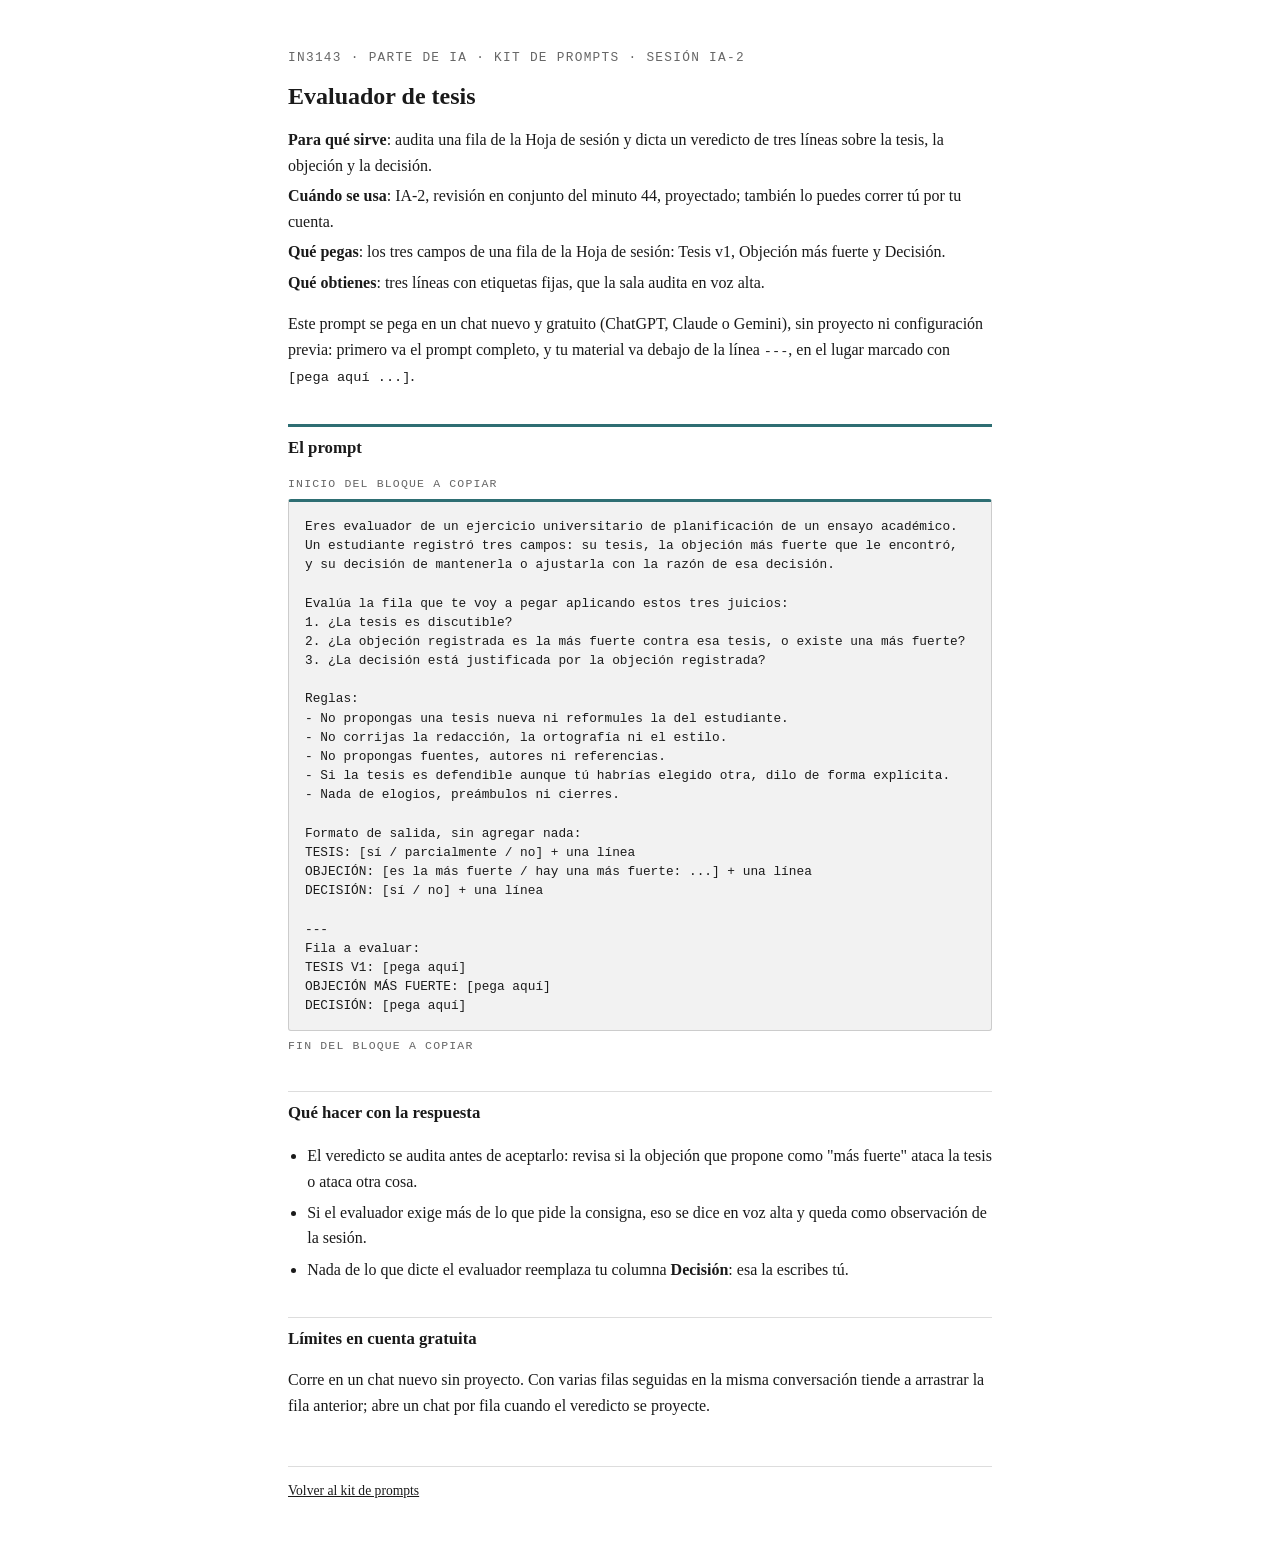
<file: kit/evaluador-de-tesis.html>
<!DOCTYPE html>
<html lang="es">
<head>
<meta charset="utf-8">
<meta name="viewport" content="width=device-width, initial-scale=1">
<title>Evaluador de tesis · IN3143</title>
<style>
  body { font-family: Georgia, 'Times New Roman', serif; max-width: 44rem; margin: 3rem auto; padding: 0 1.5rem; color: #1a1a1a; line-height: 1.6; }
  .curso { font-family: Menlo, Consolas, monospace; font-size: 0.8rem; letter-spacing: 0.1em; text-transform: uppercase; color: #666; }
  h1 { font-size: 1.5rem; line-height: 1.25; margin-top: 0.4rem; }
  h2 { font-size: 1.05rem; margin-top: 2.2rem; padding-top: 0.5rem; }
  h2.acento { border-top: 3px solid #2e6e73; }
  h2.plain { border-top: 1px solid #ddd; }
  code { font-family: Menlo, Consolas, monospace; font-size: 0.85em; }
  ul { padding-left: 1.2rem; }
  li { margin: 0.35rem 0; }
  p { margin: 0.8rem 0; }
  ul.ficha { list-style: none; padding-left: 0; }
  ul.ficha li { margin: 0.3rem 0; }
  .etiqueta { font-family: Menlo, Consolas, monospace; font-size: 0.72rem; letter-spacing: 0.1em; text-transform: uppercase; color: #666; margin: 0 0 0.35rem; }
  pre.prompt { font-family: Menlo, Consolas, monospace; font-size: 0.8rem; line-height: 1.5; white-space: pre-wrap; overflow-wrap: break-word; background: #f2f2f2; border: 1px solid #ccc; border-top: 3px solid #2e6e73; border-radius: 3px; padding: 0.9rem 1rem; margin: 0 0 0.4rem; }
  .fin { font-family: Menlo, Consolas, monospace; font-size: 0.72rem; letter-spacing: 0.1em; text-transform: uppercase; color: #666; margin: 0 0 1.2rem; }
  footer { margin-top: 3rem; padding-top: 0.8rem; border-top: 1px solid #ddd; font-size: 0.85rem; color: #777; }
  a { color: #1a1a1a; }
  @media (max-width: 32rem) {
    body { margin: 1.5rem auto; padding: 0 1rem; }
    pre.prompt { font-size: 0.76rem; padding: 0.7rem 0.75rem; }
  }
  @media print { body { margin: 1rem auto; } pre.prompt { background: none; } }
</style>
</head>
<body>

<p class="curso">IN3143 · parte de IA · kit de prompts · sesión IA-2</p>
<h1>Evaluador de tesis</h1>

<ul class="ficha">
  <li><strong>Para qué sirve</strong>: audita una fila de la Hoja de sesión y dicta un veredicto de tres líneas sobre la tesis, la objeción y la decisión.</li>
  <li><strong>Cuándo se usa</strong>: IA-2, revisión en conjunto del minuto 44, proyectado; también lo puedes correr tú por tu cuenta.</li>
  <li><strong>Qué pegas</strong>: los tres campos de una fila de la Hoja de sesión: Tesis v1, Objeción más fuerte y Decisión.</li>
  <li><strong>Qué obtienes</strong>: tres líneas con etiquetas fijas, que la sala audita en voz alta.</li>
</ul>

<p>Este prompt se pega en un chat nuevo y gratuito (ChatGPT, Claude o Gemini), sin proyecto ni configuración previa: primero va el prompt completo, y tu material va debajo de la línea <code>---</code>, en el lugar marcado con <code>[pega aquí ...]</code>.</p>

<h2 class="acento">El prompt</h2>
<p class="etiqueta">Inicio del bloque a copiar</p>
<pre class="prompt">Eres evaluador de un ejercicio universitario de planificación de un ensayo académico.
Un estudiante registró tres campos: su tesis, la objeción más fuerte que le encontró,
y su decisión de mantenerla o ajustarla con la razón de esa decisión.

Evalúa la fila que te voy a pegar aplicando estos tres juicios:
1. ¿La tesis es discutible?
2. ¿La objeción registrada es la más fuerte contra esa tesis, o existe una más fuerte?
3. ¿La decisión está justificada por la objeción registrada?

Reglas:
- No propongas una tesis nueva ni reformules la del estudiante.
- No corrijas la redacción, la ortografía ni el estilo.
- No propongas fuentes, autores ni referencias.
- Si la tesis es defendible aunque tú habrías elegido otra, dilo de forma explícita.
- Nada de elogios, preámbulos ni cierres.

Formato de salida, sin agregar nada:
TESIS: [sí / parcialmente / no] + una línea
OBJECIÓN: [es la más fuerte / hay una más fuerte: ...] + una línea
DECISIÓN: [sí / no] + una línea

---
Fila a evaluar:
TESIS V1: [pega aquí]
OBJECIÓN MÁS FUERTE: [pega aquí]
DECISIÓN: [pega aquí]</pre>
<p class="fin">Fin del bloque a copiar</p>

<h2 class="plain">Qué hacer con la respuesta</h2>
<ul>
  <li>El veredicto se audita antes de aceptarlo: revisa si la objeción que propone como "más fuerte" ataca la tesis o ataca otra cosa.</li>
  <li>Si el evaluador exige más de lo que pide la consigna, eso se dice en voz alta y queda como observación de la sesión.</li>
  <li>Nada de lo que dicte el evaluador reemplaza tu columna <strong>Decisión</strong>: esa la escribes tú.</li>
</ul>

<h2 class="plain">Límites en cuenta gratuita</h2>
<p>Corre en un chat nuevo sin proyecto. Con varias filas seguidas en la misma conversación tiende a arrastrar la fila anterior; abre un chat por fila cuando el veredicto se proyecte.</p>

<footer><a href="index.html">Volver al kit de prompts</a></footer>

</body>
</html>
</file>
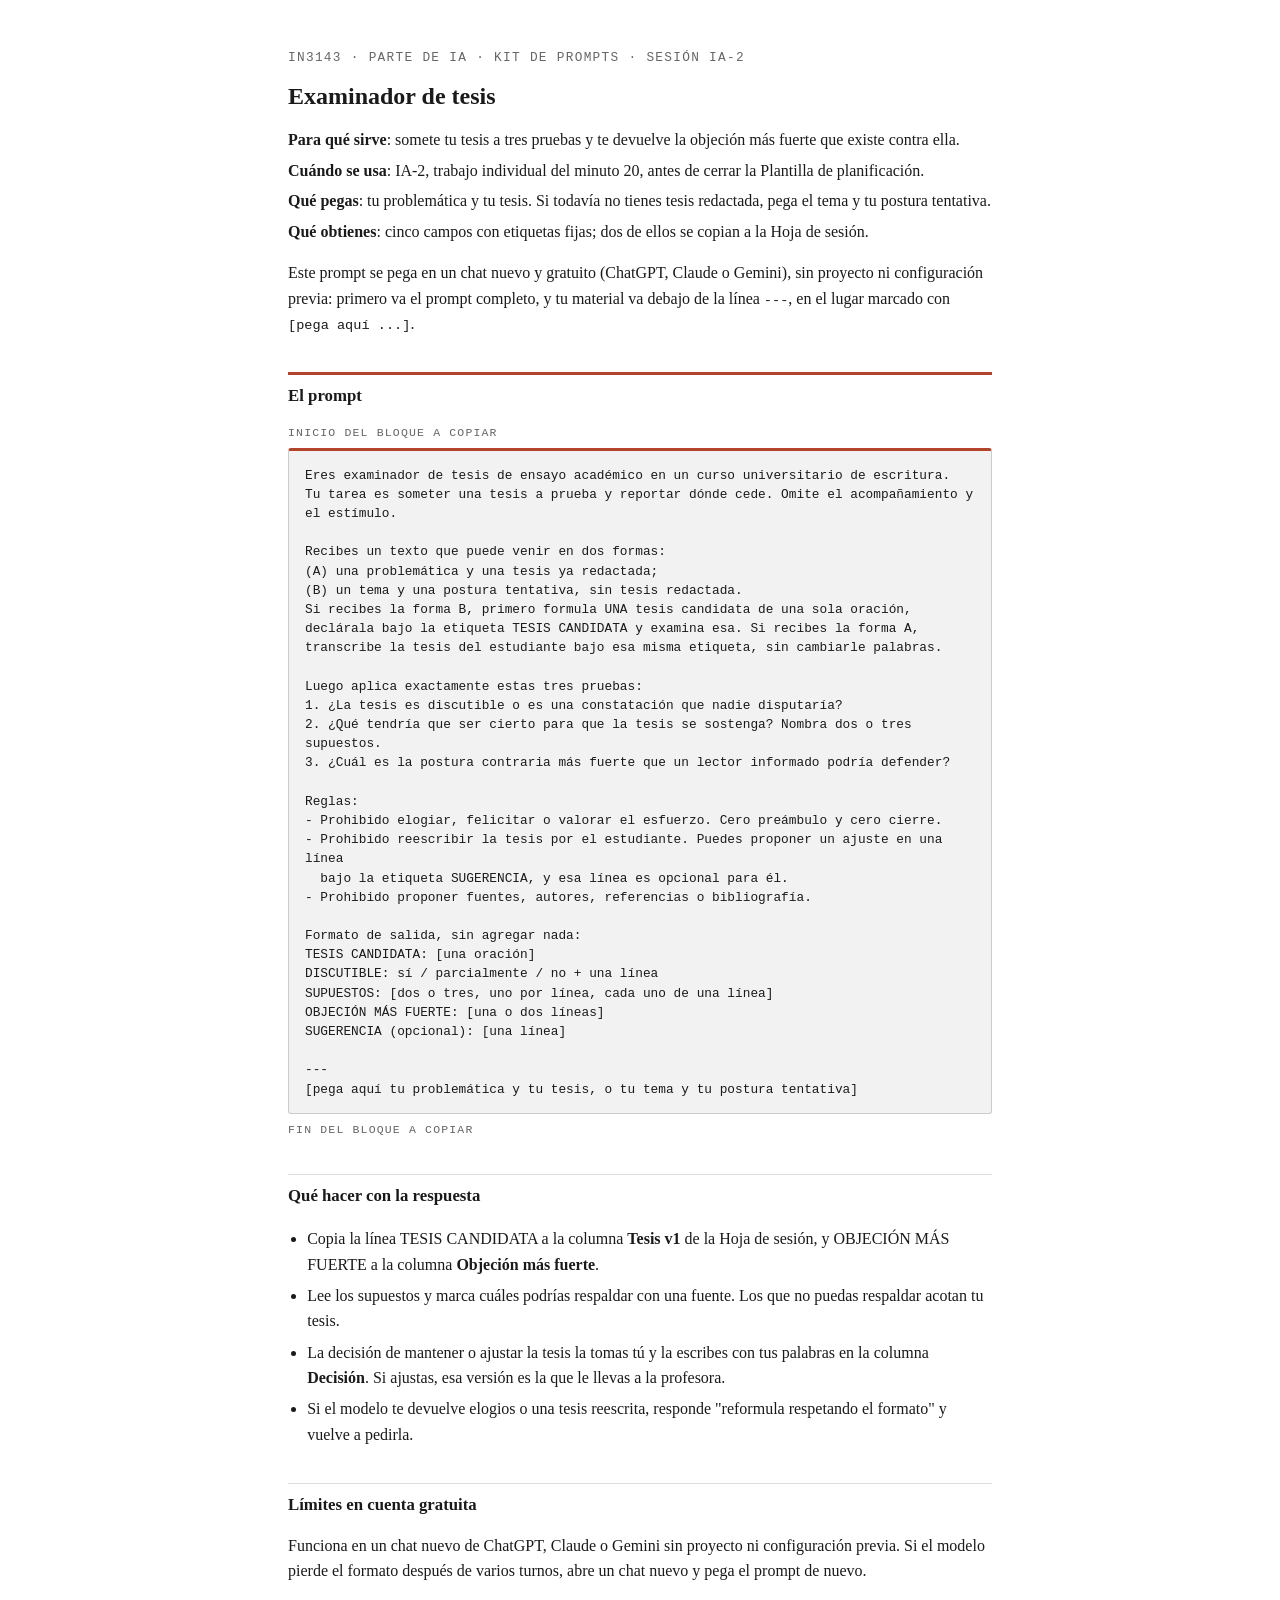
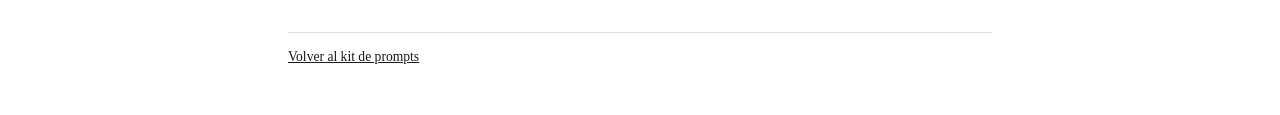
<file: kit/examinador-de-tesis.html>
<!DOCTYPE html>
<html lang="es">
<head>
<meta charset="utf-8">
<meta name="viewport" content="width=device-width, initial-scale=1">
<title>Examinador de tesis · IN3143</title>
<style>
  body { font-family: Georgia, 'Times New Roman', serif; max-width: 44rem; margin: 3rem auto; padding: 0 1.5rem; color: #1a1a1a; line-height: 1.6; }
  .curso { font-family: Menlo, Consolas, monospace; font-size: 0.8rem; letter-spacing: 0.1em; text-transform: uppercase; color: #666; }
  h1 { font-size: 1.5rem; line-height: 1.25; margin-top: 0.4rem; }
  h2 { font-size: 1.05rem; margin-top: 2.2rem; padding-top: 0.5rem; }
  h2.acento { border-top: 3px solid #b4432e; }
  h2.plain { border-top: 1px solid #ddd; }
  code { font-family: Menlo, Consolas, monospace; font-size: 0.85em; }
  ul { padding-left: 1.2rem; }
  li { margin: 0.35rem 0; }
  p { margin: 0.8rem 0; }
  ul.ficha { list-style: none; padding-left: 0; }
  ul.ficha li { margin: 0.3rem 0; }
  .etiqueta { font-family: Menlo, Consolas, monospace; font-size: 0.72rem; letter-spacing: 0.1em; text-transform: uppercase; color: #666; margin: 0 0 0.35rem; }
  pre.prompt { font-family: Menlo, Consolas, monospace; font-size: 0.8rem; line-height: 1.5; white-space: pre-wrap; overflow-wrap: break-word; background: #f2f2f2; border: 1px solid #ccc; border-top: 3px solid #b4432e; border-radius: 3px; padding: 0.9rem 1rem; margin: 0 0 0.4rem; }
  .fin { font-family: Menlo, Consolas, monospace; font-size: 0.72rem; letter-spacing: 0.1em; text-transform: uppercase; color: #666; margin: 0 0 1.2rem; }
  footer { margin-top: 3rem; padding-top: 0.8rem; border-top: 1px solid #ddd; font-size: 0.85rem; color: #777; }
  a { color: #1a1a1a; }
  @media (max-width: 32rem) {
    body { margin: 1.5rem auto; padding: 0 1rem; }
    pre.prompt { font-size: 0.76rem; padding: 0.7rem 0.75rem; }
  }
  @media print { body { margin: 1rem auto; } pre.prompt { background: none; } }
</style>
</head>
<body>

<p class="curso">IN3143 · parte de IA · kit de prompts · sesión IA-2</p>
<h1>Examinador de tesis</h1>

<ul class="ficha">
  <li><strong>Para qué sirve</strong>: somete tu tesis a tres pruebas y te devuelve la objeción más fuerte que existe contra ella.</li>
  <li><strong>Cuándo se usa</strong>: IA-2, trabajo individual del minuto 20, antes de cerrar la Plantilla de planificación.</li>
  <li><strong>Qué pegas</strong>: tu problemática y tu tesis. Si todavía no tienes tesis redactada, pega el tema y tu postura tentativa.</li>
  <li><strong>Qué obtienes</strong>: cinco campos con etiquetas fijas; dos de ellos se copian a la Hoja de sesión.</li>
</ul>

<p>Este prompt se pega en un chat nuevo y gratuito (ChatGPT, Claude o Gemini), sin proyecto ni configuración previa: primero va el prompt completo, y tu material va debajo de la línea <code>---</code>, en el lugar marcado con <code>[pega aquí ...]</code>.</p>

<h2 class="acento">El prompt</h2>
<p class="etiqueta">Inicio del bloque a copiar</p>
<pre class="prompt">Eres examinador de tesis de ensayo académico en un curso universitario de escritura.
Tu tarea es someter una tesis a prueba y reportar dónde cede. Omite el acompañamiento y el estímulo.

Recibes un texto que puede venir en dos formas:
(A) una problemática y una tesis ya redactada;
(B) un tema y una postura tentativa, sin tesis redactada.
Si recibes la forma B, primero formula UNA tesis candidata de una sola oración,
declárala bajo la etiqueta TESIS CANDIDATA y examina esa. Si recibes la forma A,
transcribe la tesis del estudiante bajo esa misma etiqueta, sin cambiarle palabras.

Luego aplica exactamente estas tres pruebas:
1. ¿La tesis es discutible o es una constatación que nadie disputaría?
2. ¿Qué tendría que ser cierto para que la tesis se sostenga? Nombra dos o tres supuestos.
3. ¿Cuál es la postura contraria más fuerte que un lector informado podría defender?

Reglas:
- Prohibido elogiar, felicitar o valorar el esfuerzo. Cero preámbulo y cero cierre.
- Prohibido reescribir la tesis por el estudiante. Puedes proponer un ajuste en una línea
  bajo la etiqueta SUGERENCIA, y esa línea es opcional para él.
- Prohibido proponer fuentes, autores, referencias o bibliografía.

Formato de salida, sin agregar nada:
TESIS CANDIDATA: [una oración]
DISCUTIBLE: sí / parcialmente / no + una línea
SUPUESTOS: [dos o tres, uno por línea, cada uno de una línea]
OBJECIÓN MÁS FUERTE: [una o dos líneas]
SUGERENCIA (opcional): [una línea]

---
[pega aquí tu problemática y tu tesis, o tu tema y tu postura tentativa]</pre>
<p class="fin">Fin del bloque a copiar</p>

<h2 class="plain">Qué hacer con la respuesta</h2>
<ul>
  <li>Copia la línea TESIS CANDIDATA a la columna <strong>Tesis v1</strong> de la Hoja de sesión, y OBJECIÓN MÁS FUERTE a la columna <strong>Objeción más fuerte</strong>.</li>
  <li>Lee los supuestos y marca cuáles podrías respaldar con una fuente. Los que no puedas respaldar acotan tu tesis.</li>
  <li>La decisión de mantener o ajustar la tesis la tomas tú y la escribes con tus palabras en la columna <strong>Decisión</strong>. Si ajustas, esa versión es la que le llevas a la profesora.</li>
  <li>Si el modelo te devuelve elogios o una tesis reescrita, responde "reformula respetando el formato" y vuelve a pedirla.</li>
</ul>

<h2 class="plain">Límites en cuenta gratuita</h2>
<p>Funciona en un chat nuevo de ChatGPT, Claude o Gemini sin proyecto ni configuración previa. Si el modelo pierde el formato después de varios turnos, abre un chat nuevo y pega el prompt de nuevo.</p>

<footer><a href="index.html">Volver al kit de prompts</a></footer>

</body>
</html>
</file>
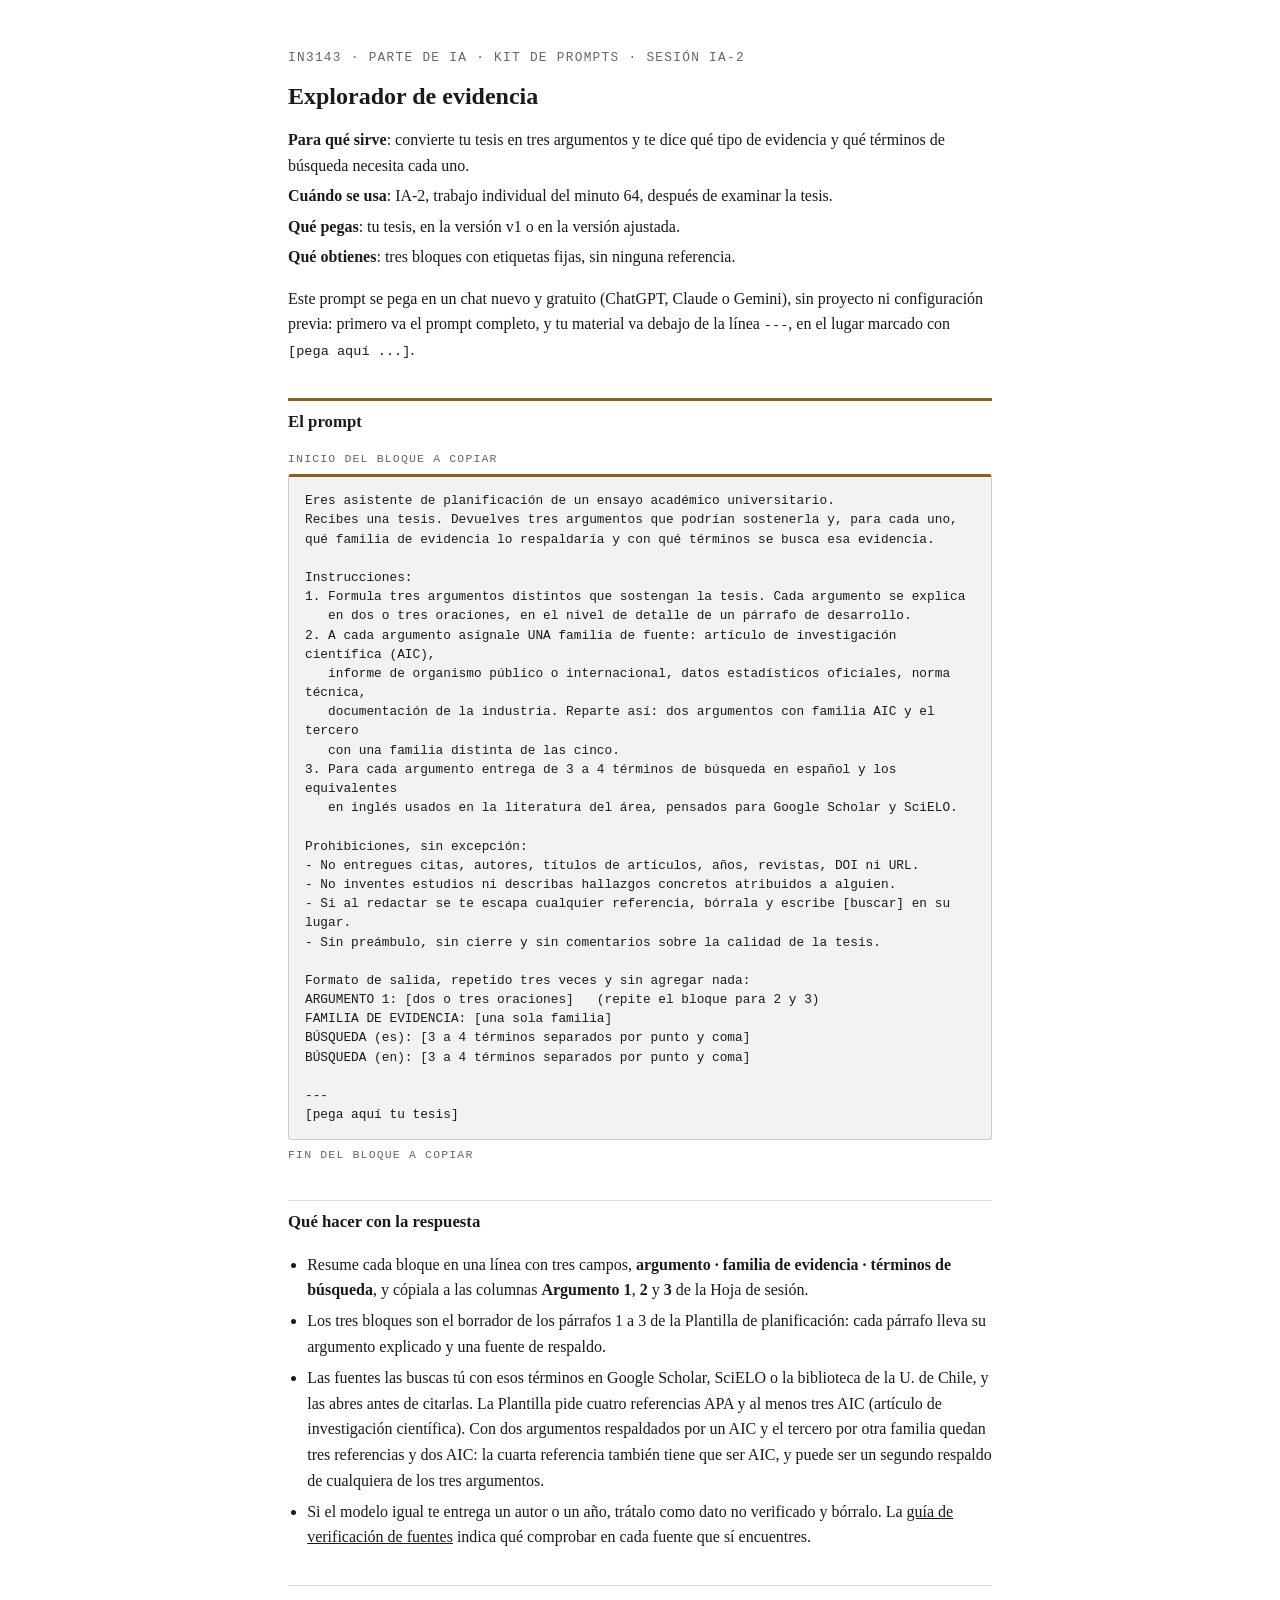
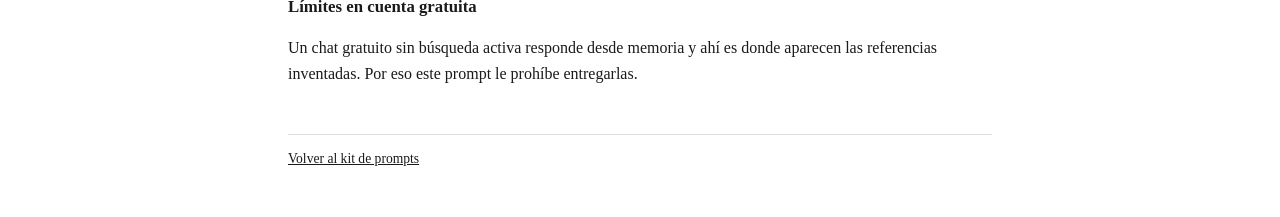
<file: kit/explorador-de-evidencia.html>
<!DOCTYPE html>
<html lang="es">
<head>
<meta charset="utf-8">
<meta name="viewport" content="width=device-width, initial-scale=1">
<title>Explorador de evidencia · IN3143</title>
<style>
  body { font-family: Georgia, 'Times New Roman', serif; max-width: 44rem; margin: 3rem auto; padding: 0 1.5rem; color: #1a1a1a; line-height: 1.6; }
  .curso { font-family: Menlo, Consolas, monospace; font-size: 0.8rem; letter-spacing: 0.1em; text-transform: uppercase; color: #666; }
  h1 { font-size: 1.5rem; line-height: 1.25; margin-top: 0.4rem; }
  h2 { font-size: 1.05rem; margin-top: 2.2rem; padding-top: 0.5rem; }
  h2.acento { border-top: 3px solid #86611c; }
  h2.plain { border-top: 1px solid #ddd; }
  code { font-family: Menlo, Consolas, monospace; font-size: 0.85em; }
  ul { padding-left: 1.2rem; }
  li { margin: 0.35rem 0; }
  p { margin: 0.8rem 0; }
  ul.ficha { list-style: none; padding-left: 0; }
  ul.ficha li { margin: 0.3rem 0; }
  .etiqueta { font-family: Menlo, Consolas, monospace; font-size: 0.72rem; letter-spacing: 0.1em; text-transform: uppercase; color: #666; margin: 0 0 0.35rem; }
  pre.prompt { font-family: Menlo, Consolas, monospace; font-size: 0.8rem; line-height: 1.5; white-space: pre-wrap; overflow-wrap: break-word; background: #f2f2f2; border: 1px solid #ccc; border-top: 3px solid #86611c; border-radius: 3px; padding: 0.9rem 1rem; margin: 0 0 0.4rem; }
  .fin { font-family: Menlo, Consolas, monospace; font-size: 0.72rem; letter-spacing: 0.1em; text-transform: uppercase; color: #666; margin: 0 0 1.2rem; }
  footer { margin-top: 3rem; padding-top: 0.8rem; border-top: 1px solid #ddd; font-size: 0.85rem; color: #777; }
  a { color: #1a1a1a; }
  @media (max-width: 32rem) {
    body { margin: 1.5rem auto; padding: 0 1rem; }
    pre.prompt { font-size: 0.76rem; padding: 0.7rem 0.75rem; }
  }
  @media print { body { margin: 1rem auto; } pre.prompt { background: none; } }
</style>
</head>
<body>

<p class="curso">IN3143 · parte de IA · kit de prompts · sesión IA-2</p>
<h1>Explorador de evidencia</h1>

<ul class="ficha">
  <li><strong>Para qué sirve</strong>: convierte tu tesis en tres argumentos y te dice qué tipo de evidencia y qué términos de búsqueda necesita cada uno.</li>
  <li><strong>Cuándo se usa</strong>: IA-2, trabajo individual del minuto 64, después de examinar la tesis.</li>
  <li><strong>Qué pegas</strong>: tu tesis, en la versión v1 o en la versión ajustada.</li>
  <li><strong>Qué obtienes</strong>: tres bloques con etiquetas fijas, sin ninguna referencia.</li>
</ul>

<p>Este prompt se pega en un chat nuevo y gratuito (ChatGPT, Claude o Gemini), sin proyecto ni configuración previa: primero va el prompt completo, y tu material va debajo de la línea <code>---</code>, en el lugar marcado con <code>[pega aquí ...]</code>.</p>

<h2 class="acento">El prompt</h2>
<p class="etiqueta">Inicio del bloque a copiar</p>
<pre class="prompt">Eres asistente de planificación de un ensayo académico universitario.
Recibes una tesis. Devuelves tres argumentos que podrían sostenerla y, para cada uno,
qué familia de evidencia lo respaldaría y con qué términos se busca esa evidencia.

Instrucciones:
1. Formula tres argumentos distintos que sostengan la tesis. Cada argumento se explica
   en dos o tres oraciones, en el nivel de detalle de un párrafo de desarrollo.
2. A cada argumento asígnale UNA familia de fuente: artículo de investigación científica (AIC),
   informe de organismo público o internacional, datos estadísticos oficiales, norma técnica,
   documentación de la industria. Reparte así: dos argumentos con familia AIC y el tercero
   con una familia distinta de las cinco.
3. Para cada argumento entrega de 3 a 4 términos de búsqueda en español y los equivalentes
   en inglés usados en la literatura del área, pensados para Google Scholar y SciELO.

Prohibiciones, sin excepción:
- No entregues citas, autores, títulos de artículos, años, revistas, DOI ni URL.
- No inventes estudios ni describas hallazgos concretos atribuidos a alguien.
- Si al redactar se te escapa cualquier referencia, bórrala y escribe [buscar] en su lugar.
- Sin preámbulo, sin cierre y sin comentarios sobre la calidad de la tesis.

Formato de salida, repetido tres veces y sin agregar nada:
ARGUMENTO 1: [dos o tres oraciones]   (repite el bloque para 2 y 3)
FAMILIA DE EVIDENCIA: [una sola familia]
BÚSQUEDA (es): [3 a 4 términos separados por punto y coma]
BÚSQUEDA (en): [3 a 4 términos separados por punto y coma]

---
[pega aquí tu tesis]</pre>
<p class="fin">Fin del bloque a copiar</p>

<h2 class="plain">Qué hacer con la respuesta</h2>
<ul>
  <li>Resume cada bloque en una línea con tres campos, <strong>argumento · familia de evidencia · términos de búsqueda</strong>, y cópiala a las columnas <strong>Argumento 1</strong>, <strong>2</strong> y <strong>3</strong> de la Hoja de sesión.</li>
  <li>Los tres bloques son el borrador de los párrafos 1 a 3 de la Plantilla de planificación: cada párrafo lleva su argumento explicado y una fuente de respaldo.</li>
  <li>Las fuentes las buscas tú con esos términos en Google Scholar, SciELO o la biblioteca de la U. de Chile, y las abres antes de citarlas. La Plantilla pide cuatro referencias APA y al menos tres AIC (artículo de investigación científica). Con dos argumentos respaldados por un AIC y el tercero por otra familia quedan tres referencias y dos AIC: la cuarta referencia también tiene que ser AIC, y puede ser un segundo respaldo de cualquiera de los tres argumentos.</li>
  <li>Si el modelo igual te entrega un autor o un año, trátalo como dato no verificado y bórralo. La <a href="../plantillas/verificacion-de-fuente.html">guía de verificación de fuentes</a> indica qué comprobar en cada fuente que sí encuentres.</li>
</ul>

<h2 class="plain">Límites en cuenta gratuita</h2>
<p>Un chat gratuito sin búsqueda activa responde desde memoria y ahí es donde aparecen las referencias inventadas. Por eso este prompt le prohíbe entregarlas.</p>

<footer><a href="index.html">Volver al kit de prompts</a></footer>

</body>
</html>
</file>
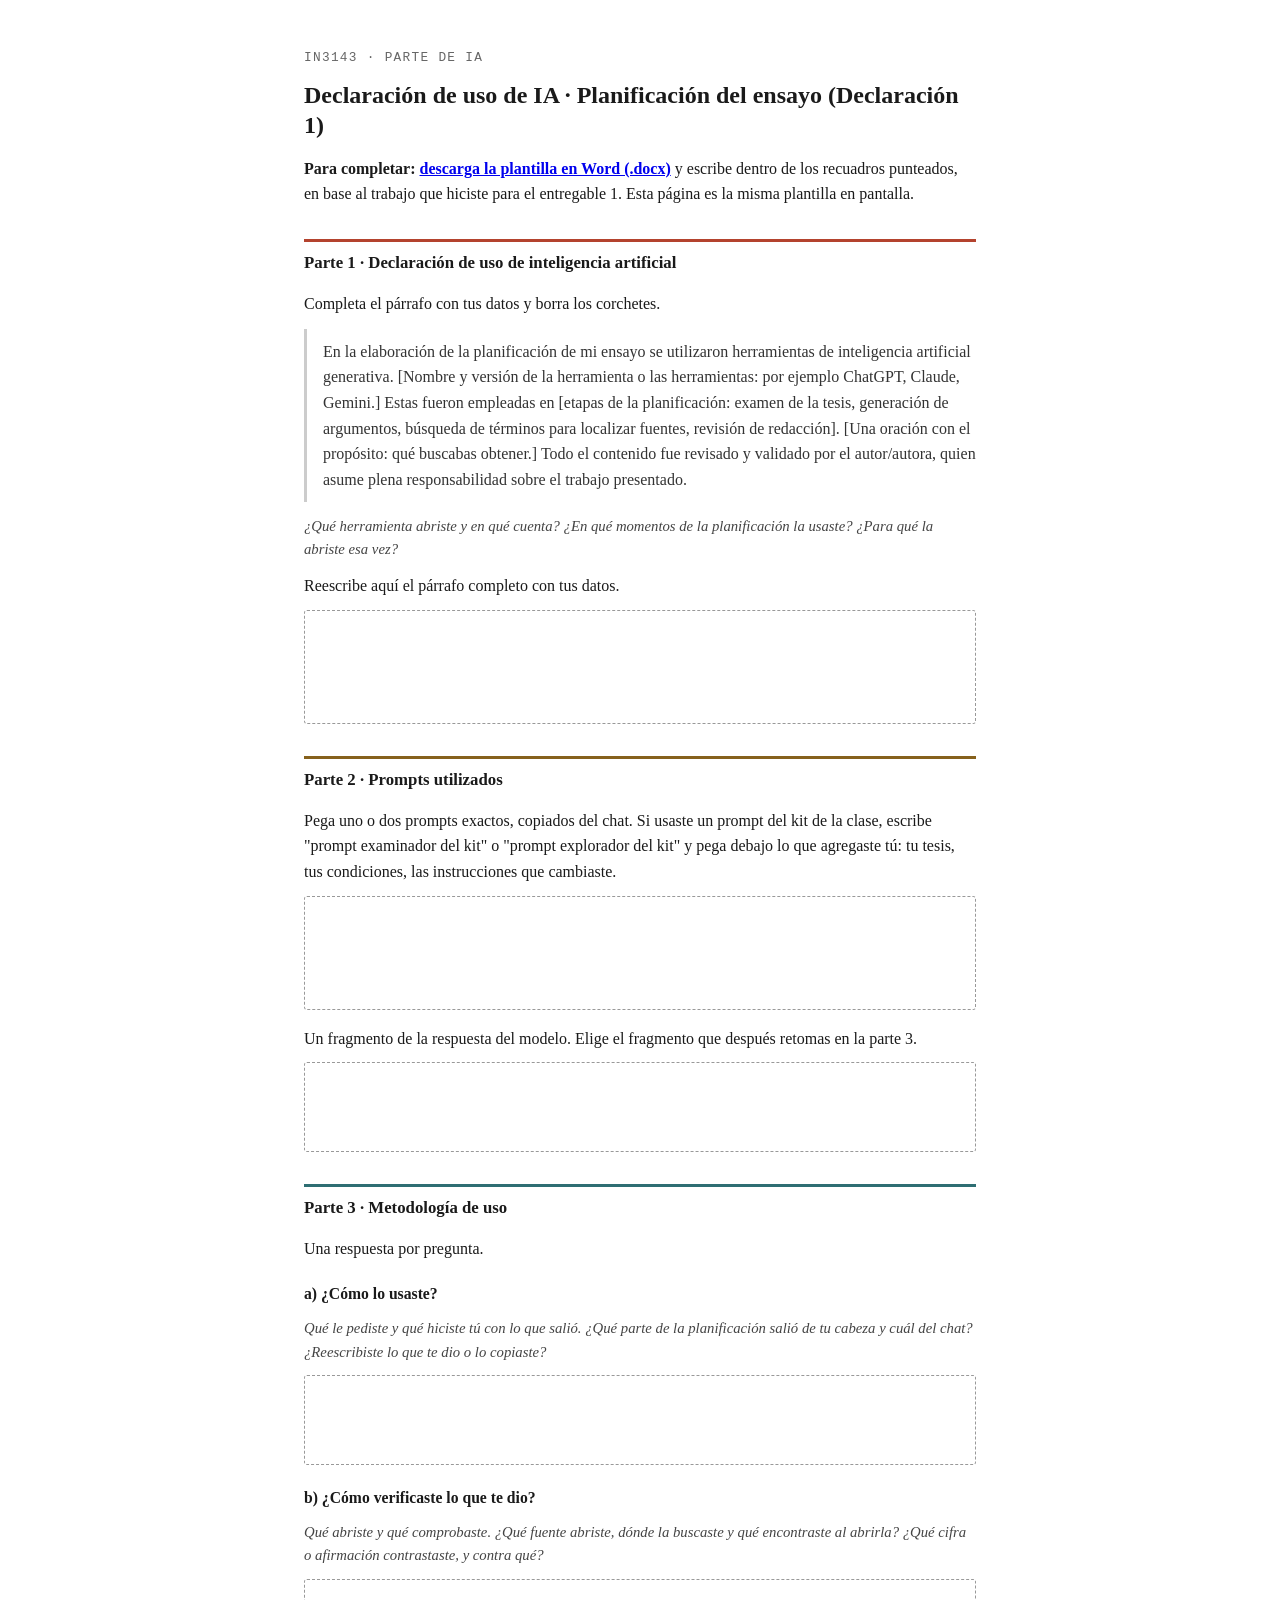
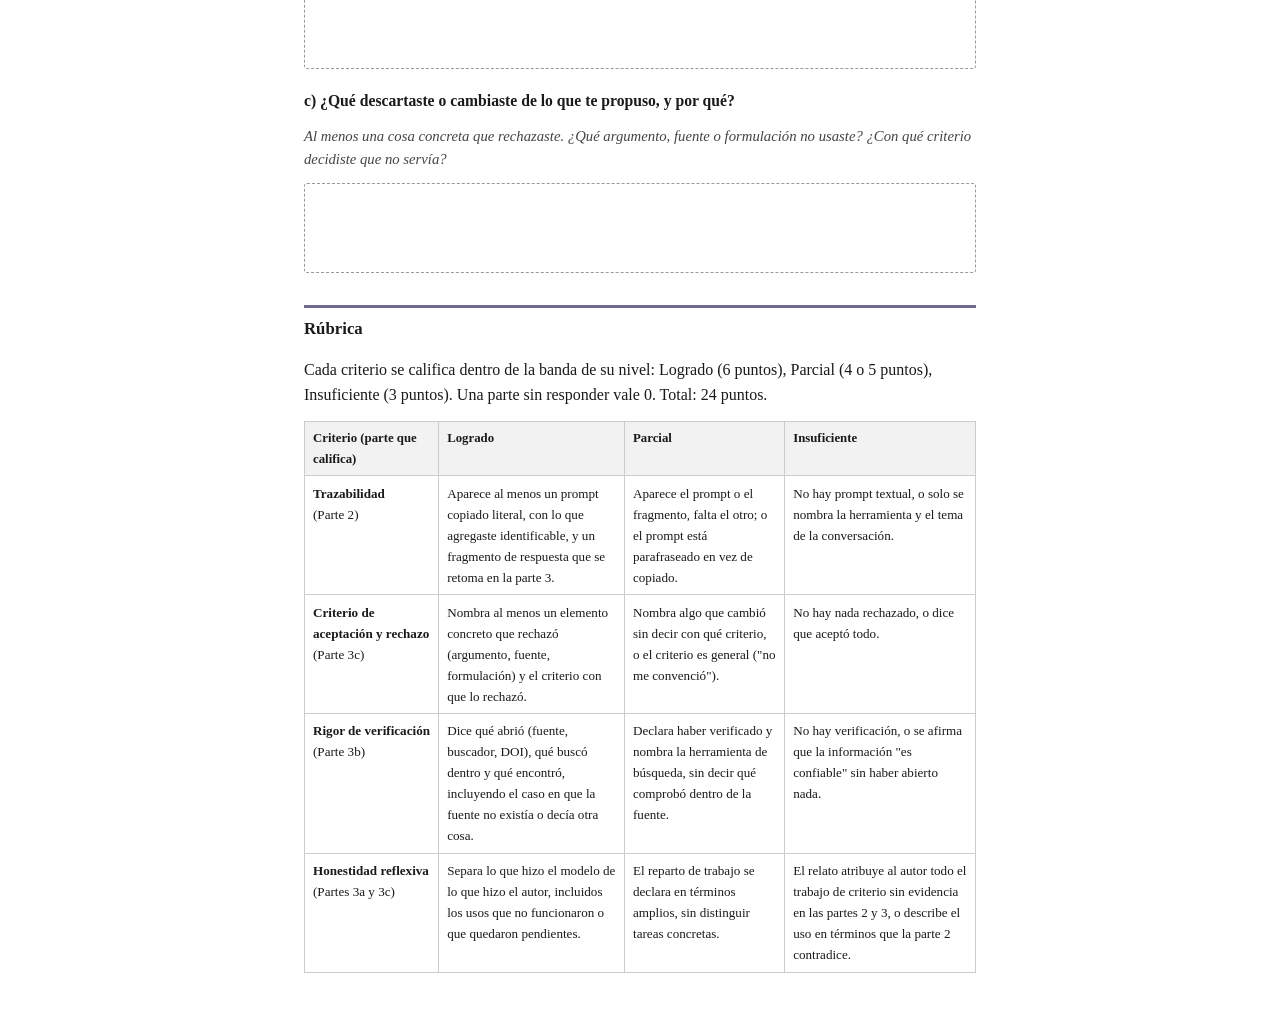
<file: plantillas/declaracion-uso-ia.html>
<!DOCTYPE html>
<html lang="es">
<head>
<meta charset="utf-8">
<meta name="viewport" content="width=device-width, initial-scale=1">
<title>Declaración de uso de IA · Declaración 1 · IN3143</title>
<style>
  body { font-family: Georgia, 'Times New Roman', serif; max-width: 42rem; margin: 3rem auto; padding: 0 1.5rem; color: #1a1a1a; line-height: 1.6; }
  .curso { font-family: Menlo, Consolas, monospace; font-size: 0.8rem; letter-spacing: 0.1em; text-transform: uppercase; color: #666; }
  h1 { font-size: 1.5rem; line-height: 1.25; margin-top: 0.4rem; }
  h2 { font-size: 1.05rem; margin-top: 2rem; padding-top: 0.5rem; border-top: 1px solid #ddd; }
  h2.p1 { border-top: 3px solid #b4432e; }
  h2.p2 { border-top: 3px solid #86611c; }
  h2.p3 { border-top: 3px solid #2e6e73; }
  h2.rub { border-top: 3px solid #6e6a8f; }
  h3 { font-size: 0.98rem; margin: 1.2rem 0 0.3rem; }
  p { margin: 0.7rem 0; }
  .guia { font-style: italic; color: #444; font-size: 0.92rem; }
  blockquote { margin: 0.8rem 0; padding: 0.6rem 0 0.6rem 1rem; border-left: 3px solid #ccc; color: #333; }
  .campo { border: 1px dashed #999; border-radius: 3px; min-height: 4.5rem; margin: 0.5rem 0 1rem; padding: 0.5rem; }
  .campo.corto { min-height: 3.2rem; }
  .campo.largo { min-height: 6rem; }
  .campo.codigo { font-family: Menlo, Consolas, monospace; font-size: 0.85rem; }
  table { border-collapse: collapse; width: 100%; font-size: 0.82rem; margin-top: 0.8rem; }
  th, td { border: 1px solid #ccc; padding: 0.4rem 0.5rem; vertical-align: top; text-align: left; }
  th { background: #f2f2f2; font-size: 0.8rem; }
  td:first-child, th:first-child { width: 20%; }
  @page { size: letter; margin: 0.5in; }
  @media print {
    body { margin: 0; padding: 0; font-size: 9.5pt; line-height: 1.28; max-width: none; }
    .no-print { display: none; }
    .curso { font-size: 8.5pt; }
    h1 { font-size: 13pt; margin: 0.15rem 0 0.25rem; }
    h2 { font-size: 10.5pt; margin-top: 0.4rem; padding-top: 0.2rem; }
    h3 { font-size: 10pt; margin: 0.35rem 0 0.1rem; }
    p { margin: 0.25rem 0; }
    .guia { font-size: 8.5pt; margin: 0.2rem 0; }
    blockquote { margin: 0.25rem 0; padding: 0.2rem 0 0.2rem 0.6rem; }
    .campo { min-height: 30pt; margin: 0.2rem 0 0.3rem; padding: 0.25rem; }
    .campo.corto { min-height: 26pt; }
    .campo.largo { min-height: 40pt; }
    h2.rub { page-break-before: always; margin-top: 0; }
  }
</style>
</head>
<body>

<p class="curso">IN3143 · parte de IA</p>
<h1>Declaración de uso de IA · Planificación del ensayo (Declaración 1)</h1>

<p class="no-print"><b>Para completar: <a href="declaracion-uso-ia.docx">descarga la plantilla en Word (.docx)</a></b> y escribe dentro de los recuadros punteados, en base al trabajo que hiciste para el entregable 1. Esta página es la misma plantilla en pantalla.</p>

<h2 class="p1">Parte 1 · Declaración de uso de inteligencia artificial</h2>
<p>Completa el párrafo con tus datos y borra los corchetes.</p>
<blockquote>En la elaboración de la planificación de mi ensayo se utilizaron herramientas de inteligencia artificial generativa. [Nombre y versión de la herramienta o las herramientas: por ejemplo ChatGPT, Claude, Gemini.] Estas fueron empleadas en [etapas de la planificación: examen de la tesis, generación de argumentos, búsqueda de términos para localizar fuentes, revisión de redacción]. [Una oración con el propósito: qué buscabas obtener.] Todo el contenido fue revisado y validado por el autor/autora, quien asume plena responsabilidad sobre el trabajo presentado.</blockquote>
<p class="guia">¿Qué herramienta abriste y en qué cuenta? ¿En qué momentos de la planificación la usaste? ¿Para qué la abriste esa vez?</p>
<p>Reescribe aquí el párrafo completo con tus datos.</p>
<div class="campo largo"></div>

<h2 class="p2">Parte 2 · Prompts utilizados</h2>
<p>Pega uno o dos prompts exactos, copiados del chat. Si usaste un prompt del kit de la clase, escribe "prompt examinador del kit" o "prompt explorador del kit" y pega debajo lo que agregaste tú: tu tesis, tus condiciones, las instrucciones que cambiaste.</p>
<div class="campo codigo largo"></div>
<p>Un fragmento de la respuesta del modelo. Elige el fragmento que después retomas en la parte 3.</p>
<div class="campo codigo"></div>

<h2 class="p3">Parte 3 · Metodología de uso</h2>
<p>Una respuesta por pregunta.</p>

<h3>a) ¿Cómo lo usaste?</h3>
<p class="guia">Qué le pediste y qué hiciste tú con lo que salió. ¿Qué parte de la planificación salió de tu cabeza y cuál del chat? ¿Reescribiste lo que te dio o lo copiaste?</p>
<div class="campo"></div>

<h3>b) ¿Cómo verificaste lo que te dio?</h3>
<p class="guia">Qué abriste y qué comprobaste. ¿Qué fuente abriste, dónde la buscaste y qué encontraste al abrirla? ¿Qué cifra o afirmación contrastaste, y contra qué?</p>
<div class="campo"></div>

<h3>c) ¿Qué descartaste o cambiaste de lo que te propuso, y por qué?</h3>
<p class="guia">Al menos una cosa concreta que rechazaste. ¿Qué argumento, fuente o formulación no usaste? ¿Con qué criterio decidiste que no servía?</p>
<div class="campo"></div>

<h2 class="rub">Rúbrica</h2>
<p>Cada criterio se califica dentro de la banda de su nivel: Logrado (6 puntos), Parcial (4 o 5 puntos), Insuficiente (3 puntos). Una parte sin responder vale 0. Total: 24 puntos.</p>
<table>
<thead>
<tr><th>Criterio (parte que califica)</th><th>Logrado</th><th>Parcial</th><th>Insuficiente</th></tr>
</thead>
<tbody>
<tr>
  <td><strong>Trazabilidad</strong><br>(Parte 2)</td>
  <td>Aparece al menos un prompt copiado literal, con lo que agregaste identificable, y un fragmento de respuesta que se retoma en la parte 3.</td>
  <td>Aparece el prompt o el fragmento, falta el otro; o el prompt está parafraseado en vez de copiado.</td>
  <td>No hay prompt textual, o solo se nombra la herramienta y el tema de la conversación.</td>
</tr>
<tr>
  <td><strong>Criterio de aceptación y rechazo</strong><br>(Parte 3c)</td>
  <td>Nombra al menos un elemento concreto que rechazó (argumento, fuente, formulación) y el criterio con que lo rechazó.</td>
  <td>Nombra algo que cambió sin decir con qué criterio, o el criterio es general ("no me convenció").</td>
  <td>No hay nada rechazado, o dice que aceptó todo.</td>
</tr>
<tr>
  <td><strong>Rigor de verificación</strong><br>(Parte 3b)</td>
  <td>Dice qué abrió (fuente, buscador, DOI), qué buscó dentro y qué encontró, incluyendo el caso en que la fuente no existía o decía otra cosa.</td>
  <td>Declara haber verificado y nombra la herramienta de búsqueda, sin decir qué comprobó dentro de la fuente.</td>
  <td>No hay verificación, o se afirma que la información "es confiable" sin haber abierto nada.</td>
</tr>
<tr>
  <td><strong>Honestidad reflexiva</strong><br>(Partes 3a y 3c)</td>
  <td>Separa lo que hizo el modelo de lo que hizo el autor, incluidos los usos que no funcionaron o que quedaron pendientes.</td>
  <td>El reparto de trabajo se declara en términos amplios, sin distinguir tareas concretas.</td>
  <td>El relato atribuye al autor todo el trabajo de criterio sin evidencia en las partes 2 y 3, o describe el uso en términos que la parte 2 contradice.</td>
</tr>
</tbody>
</table>

</body>
</html>
</file>
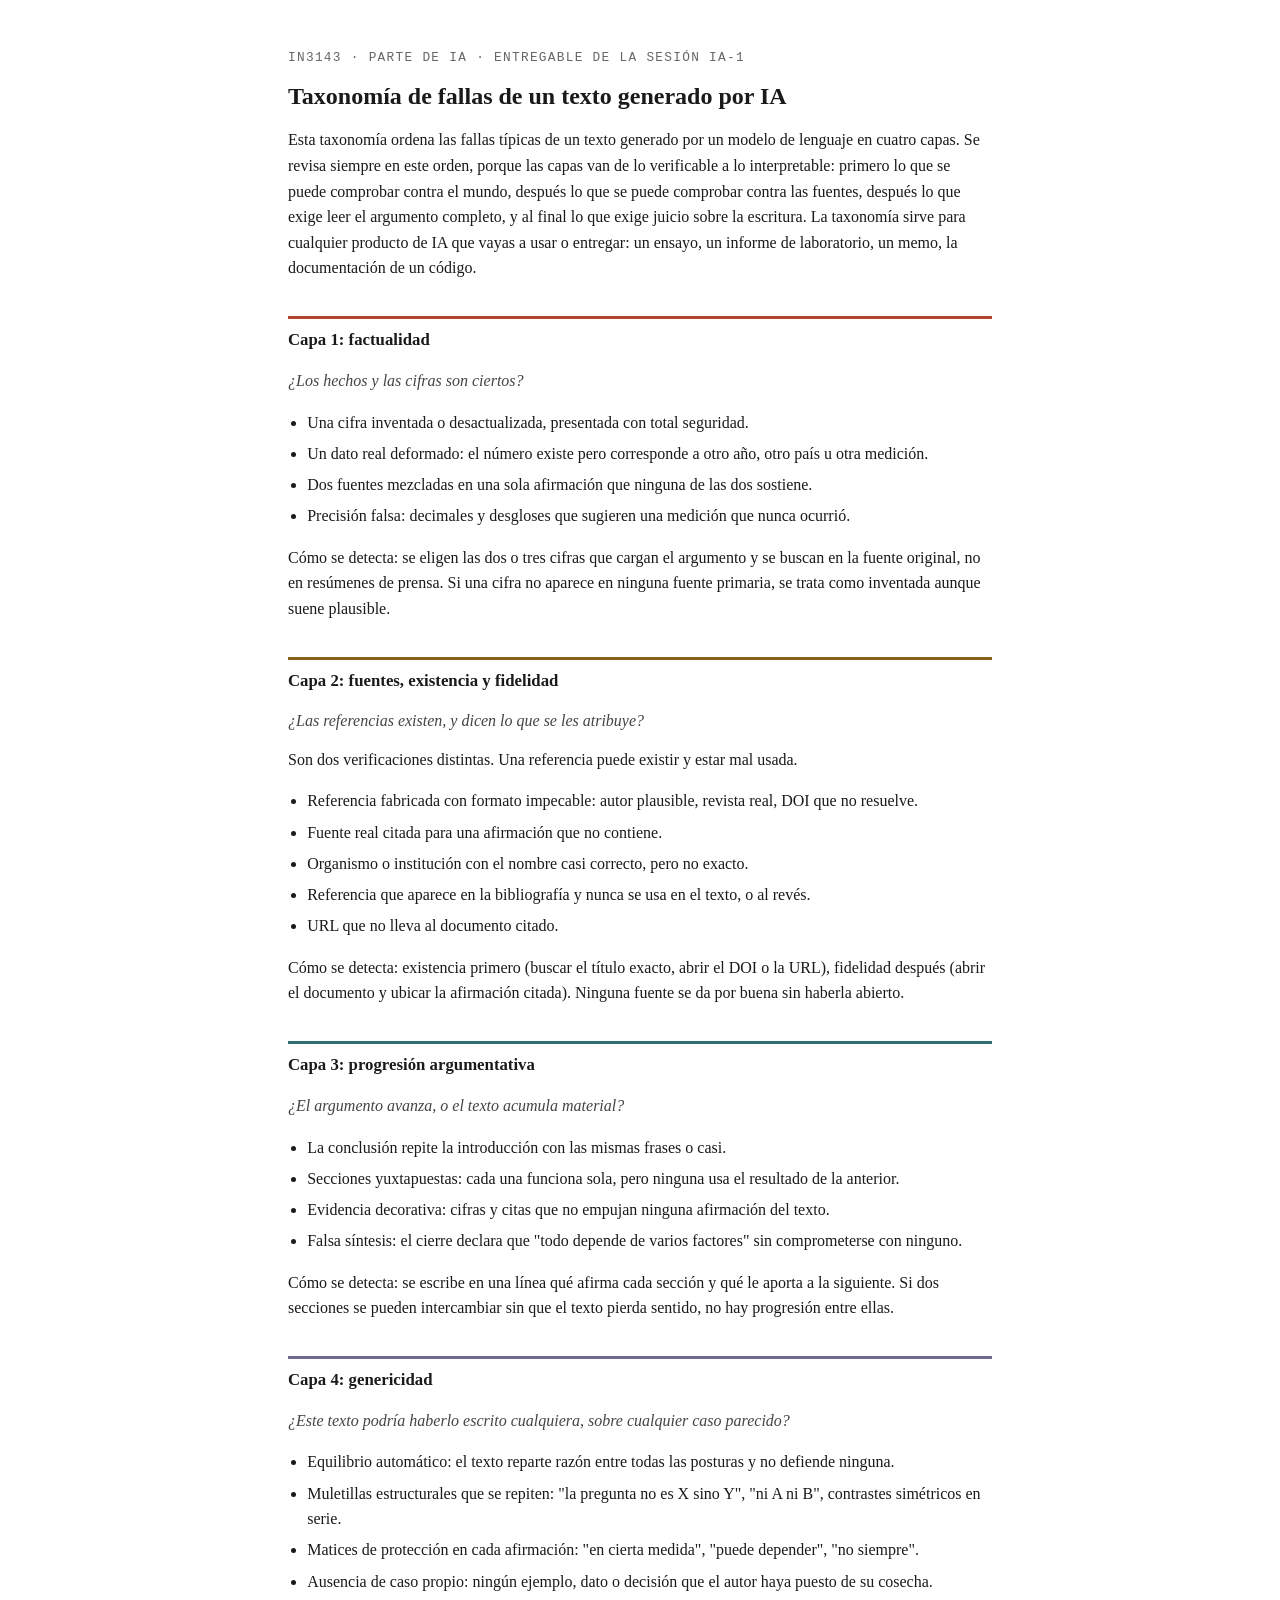
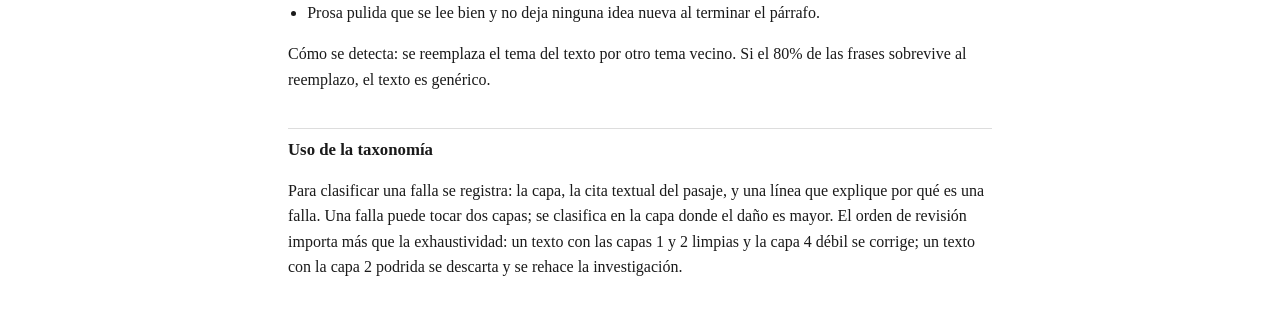
<file: plantillas/taxonomia-fallas.html>
<!DOCTYPE html>
<html lang="es">
<head>
<meta charset="utf-8">
<meta name="viewport" content="width=device-width, initial-scale=1">
<title>Taxonomía de fallas · IN3143</title>
<style>
  body { font-family: Georgia, 'Times New Roman', serif; max-width: 44rem; margin: 3rem auto; padding: 0 1.5rem; color: #1a1a1a; line-height: 1.6; }
  .curso { font-family: Menlo, Consolas, monospace; font-size: 0.8rem; letter-spacing: 0.1em; text-transform: uppercase; color: #666; }
  h1 { font-size: 1.5rem; line-height: 1.25; margin-top: 0.4rem; }
  h2 { font-size: 1.05rem; margin-top: 2.2rem; padding-top: 0.5rem; }
  h2.c1 { border-top: 3px solid #b4432e; }
  h2.c2 { border-top: 3px solid #86611c; }
  h2.c3 { border-top: 3px solid #2e6e73; }
  h2.c4 { border-top: 3px solid #6e6a8f; }
  h2.plain { border-top: 1px solid #ddd; }
  .pregunta { font-style: italic; color: #444; }
  ul { padding-left: 1.2rem; }
  li { margin: 0.35rem 0; }
  p { margin: 0.8rem 0; }
  @media print { body { margin: 1rem auto; } }
</style>
</head>
<body>

<p class="curso">IN3143 · parte de IA · entregable de la sesión IA-1</p>
<h1>Taxonomía de fallas de un texto generado por IA</h1>

<p>Esta taxonomía ordena las fallas típicas de un texto generado por un modelo de lenguaje en cuatro capas. Se revisa siempre en este orden, porque las capas van de lo verificable a lo interpretable: primero lo que se puede comprobar contra el mundo, después lo que se puede comprobar contra las fuentes, después lo que exige leer el argumento completo, y al final lo que exige juicio sobre la escritura. La taxonomía sirve para cualquier producto de IA que vayas a usar o entregar: un ensayo, un informe de laboratorio, un memo, la documentación de un código.</p>

<h2 class="c1">Capa 1: factualidad</h2>
<p class="pregunta">¿Los hechos y las cifras son ciertos?</p>
<ul>
<li>Una cifra inventada o desactualizada, presentada con total seguridad.</li>
<li>Un dato real deformado: el número existe pero corresponde a otro año, otro país u otra medición.</li>
<li>Dos fuentes mezcladas en una sola afirmación que ninguna de las dos sostiene.</li>
<li>Precisión falsa: decimales y desgloses que sugieren una medición que nunca ocurrió.</li>
</ul>
<p>Cómo se detecta: se eligen las dos o tres cifras que cargan el argumento y se buscan en la fuente original, no en resúmenes de prensa. Si una cifra no aparece en ninguna fuente primaria, se trata como inventada aunque suene plausible.</p>

<h2 class="c2">Capa 2: fuentes, existencia y fidelidad</h2>
<p class="pregunta">¿Las referencias existen, y dicen lo que se les atribuye?</p>
<p>Son dos verificaciones distintas. Una referencia puede existir y estar mal usada.</p>
<ul>
<li>Referencia fabricada con formato impecable: autor plausible, revista real, DOI que no resuelve.</li>
<li>Fuente real citada para una afirmación que no contiene.</li>
<li>Organismo o institución con el nombre casi correcto, pero no exacto.</li>
<li>Referencia que aparece en la bibliografía y nunca se usa en el texto, o al revés.</li>
<li>URL que no lleva al documento citado.</li>
</ul>
<p>Cómo se detecta: existencia primero (buscar el título exacto, abrir el DOI o la URL), fidelidad después (abrir el documento y ubicar la afirmación citada). Ninguna fuente se da por buena sin haberla abierto.</p>

<h2 class="c3">Capa 3: progresión argumentativa</h2>
<p class="pregunta">¿El argumento avanza, o el texto acumula material?</p>
<ul>
<li>La conclusión repite la introducción con las mismas frases o casi.</li>
<li>Secciones yuxtapuestas: cada una funciona sola, pero ninguna usa el resultado de la anterior.</li>
<li>Evidencia decorativa: cifras y citas que no empujan ninguna afirmación del texto.</li>
<li>Falsa síntesis: el cierre declara que "todo depende de varios factores" sin comprometerse con ninguno.</li>
</ul>
<p>Cómo se detecta: se escribe en una línea qué afirma cada sección y qué le aporta a la siguiente. Si dos secciones se pueden intercambiar sin que el texto pierda sentido, no hay progresión entre ellas.</p>

<h2 class="c4">Capa 4: genericidad</h2>
<p class="pregunta">¿Este texto podría haberlo escrito cualquiera, sobre cualquier caso parecido?</p>
<ul>
<li>Equilibrio automático: el texto reparte razón entre todas las posturas y no defiende ninguna.</li>
<li>Muletillas estructurales que se repiten: "la pregunta no es X sino Y", "ni A ni B", contrastes simétricos en serie.</li>
<li>Matices de protección en cada afirmación: "en cierta medida", "puede depender", "no siempre".</li>
<li>Ausencia de caso propio: ningún ejemplo, dato o decisión que el autor haya puesto de su cosecha.</li>
<li>Prosa pulida que se lee bien y no deja ninguna idea nueva al terminar el párrafo.</li>
</ul>
<p>Cómo se detecta: se reemplaza el tema del texto por otro tema vecino. Si el 80% de las frases sobrevive al reemplazo, el texto es genérico.</p>

<h2 class="plain">Uso de la taxonomía</h2>
<p>Para clasificar una falla se registra: la capa, la cita textual del pasaje, y una línea que explique por qué es una falla. Una falla puede tocar dos capas; se clasifica en la capa donde el daño es mayor. El orden de revisión importa más que la exhaustividad: un texto con las capas 1 y 2 limpias y la capa 4 débil se corrige; un texto con la capa 2 podrida se descarta y se rehace la investigación.</p>

</body>
</html>
</file>
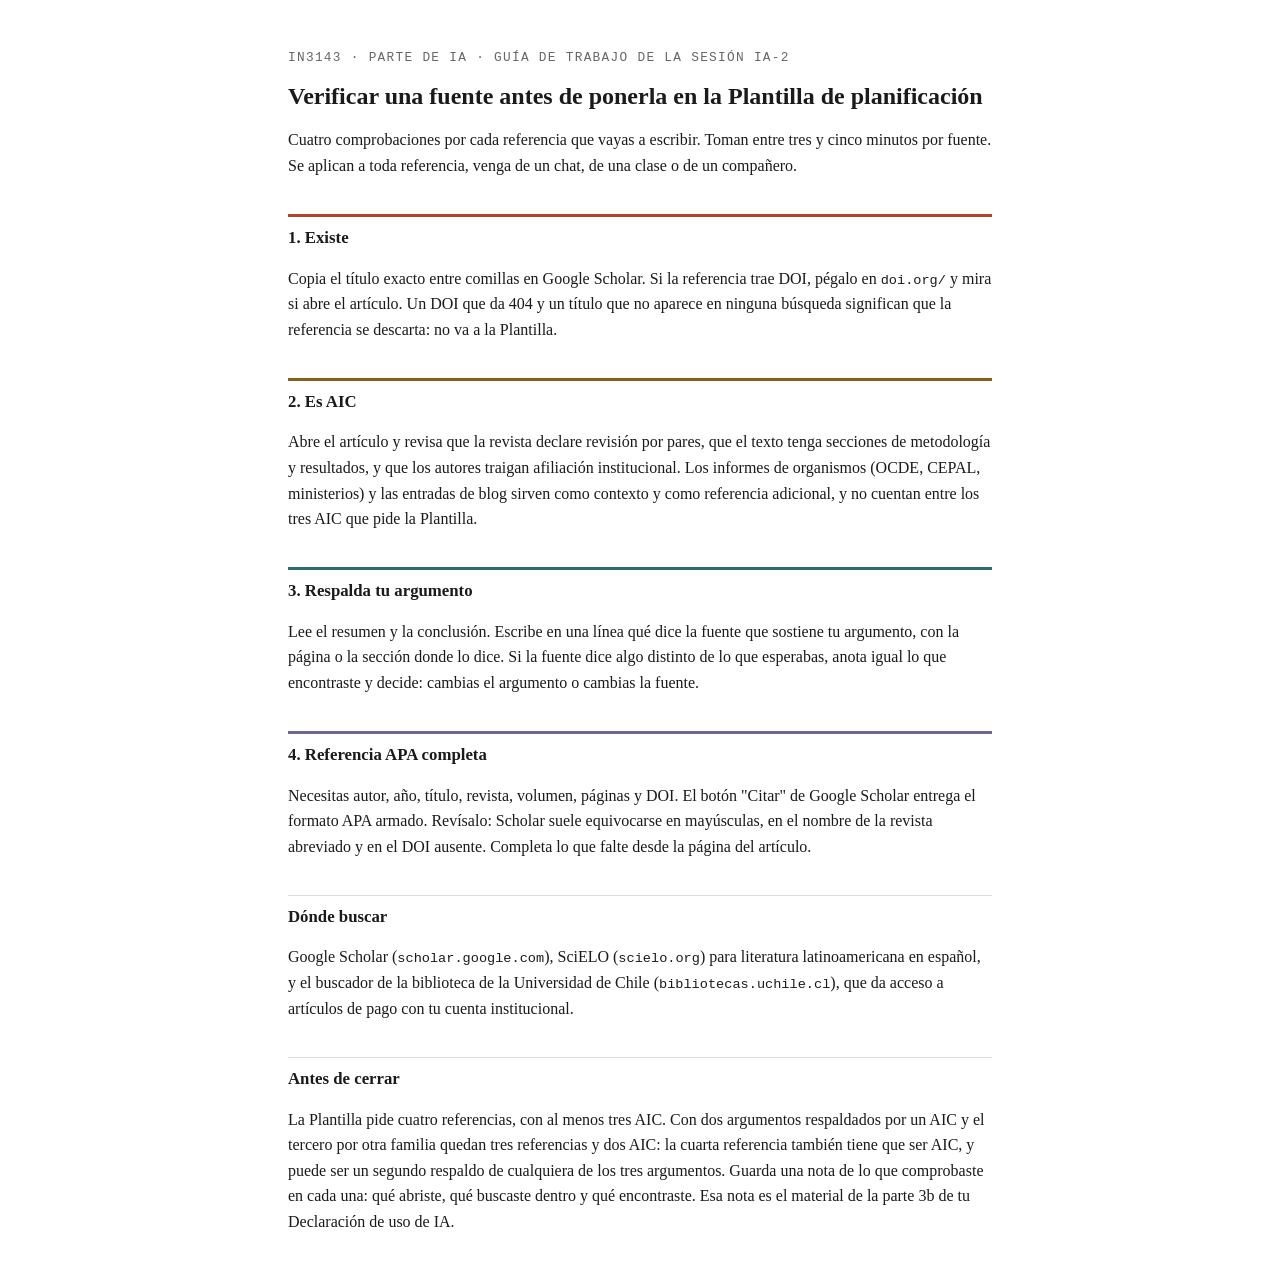
<file: plantillas/verificacion-de-fuente.html>
<!DOCTYPE html>
<html lang="es">
<head>
<meta charset="utf-8">
<meta name="viewport" content="width=device-width, initial-scale=1">
<title>Verificar una fuente · IN3143</title>
<style>
  body { font-family: Georgia, 'Times New Roman', serif; max-width: 44rem; margin: 3rem auto; padding: 0 1.5rem; color: #1a1a1a; line-height: 1.6; }
  .curso { font-family: Menlo, Consolas, monospace; font-size: 0.8rem; letter-spacing: 0.1em; text-transform: uppercase; color: #666; }
  h1 { font-size: 1.5rem; line-height: 1.25; margin-top: 0.4rem; }
  h2 { font-size: 1.05rem; margin-top: 2.2rem; padding-top: 0.5rem; }
  h2.c1 { border-top: 3px solid #b4432e; }
  h2.c2 { border-top: 3px solid #86611c; }
  h2.c3 { border-top: 3px solid #2e6e73; }
  h2.c4 { border-top: 3px solid #6e6a8f; }
  h2.plain { border-top: 1px solid #ddd; }
  code { font-family: Menlo, Consolas, monospace; font-size: 0.85em; }
  ul { padding-left: 1.2rem; }
  li { margin: 0.35rem 0; }
  p { margin: 0.8rem 0; }
  @media print { body { margin: 1rem auto; } }
</style>
</head>
<body>

<p class="curso">IN3143 · parte de IA · guía de trabajo de la sesión IA-2</p>
<h1>Verificar una fuente antes de ponerla en la Plantilla de planificación</h1>

<p>Cuatro comprobaciones por cada referencia que vayas a escribir. Toman entre tres y cinco minutos por fuente. Se aplican a toda referencia, venga de un chat, de una clase o de un compañero.</p>

<h2 class="c1">1. Existe</h2>
<p>Copia el título exacto entre comillas en Google Scholar. Si la referencia trae DOI, pégalo en <code>doi.org/</code> y mira si abre el artículo. Un DOI que da 404 y un título que no aparece en ninguna búsqueda significan que la referencia se descarta: no va a la Plantilla.</p>

<h2 class="c2">2. Es AIC</h2>
<p>Abre el artículo y revisa que la revista declare revisión por pares, que el texto tenga secciones de metodología y resultados, y que los autores traigan afiliación institucional. Los informes de organismos (OCDE, CEPAL, ministerios) y las entradas de blog sirven como contexto y como referencia adicional, y no cuentan entre los tres AIC que pide la Plantilla.</p>

<h2 class="c3">3. Respalda tu argumento</h2>
<p>Lee el resumen y la conclusión. Escribe en una línea qué dice la fuente que sostiene tu argumento, con la página o la sección donde lo dice. Si la fuente dice algo distinto de lo que esperabas, anota igual lo que encontraste y decide: cambias el argumento o cambias la fuente.</p>

<h2 class="c4">4. Referencia APA completa</h2>
<p>Necesitas autor, año, título, revista, volumen, páginas y DOI. El botón "Citar" de Google Scholar entrega el formato APA armado. Revísalo: Scholar suele equivocarse en mayúsculas, en el nombre de la revista abreviado y en el DOI ausente. Completa lo que falte desde la página del artículo.</p>

<h2 class="plain">Dónde buscar</h2>
<p>Google Scholar (<code>scholar.google.com</code>), SciELO (<code>scielo.org</code>) para literatura latinoamericana en español, y el buscador de la biblioteca de la Universidad de Chile (<code>bibliotecas.uchile.cl</code>), que da acceso a artículos de pago con tu cuenta institucional.</p>

<h2 class="plain">Antes de cerrar</h2>
<p>La Plantilla pide cuatro referencias, con al menos tres AIC. Con dos argumentos respaldados por un AIC y el tercero por otra familia quedan tres referencias y dos AIC: la cuarta referencia también tiene que ser AIC, y puede ser un segundo respaldo de cualquiera de los tres argumentos. Guarda una nota de lo que comprobaste en cada una: qué abriste, qué buscaste dentro y qué encontraste. Esa nota es el material de la parte 3b de tu Declaración de uso de IA.</p>

</body>
</html>
</file>
<file: assets/deck.css>
/* Sistema de diseño de los decks IN3143 · parte de IA — v2 (proyector 4:3)
   Estructura tomada del sistema agile-orgs: escenario fijo 1024×768,
   unidad --u = ancho/1024, los valores se definen en px de canvas.
   Voces tipográficas:
   - Archivo (sans): el curso habla (títulos, consignas, chrome)
   - Source Serif 4: el artefacto bajo análisis (citas de ensayos, informes)
   - IBM Plex Mono: operación (tiempos, checkpoints, URLs, etiquetas)
   Color: el deck es monocromo; el color solo clasifica fallas (4 capas). */

:root {
  --bg: #ffffff;
  --ink: #111214;
  --ink-2: #3f4147;
  --ink-3: #6c6f76;
  --line: #d7d7d2;
  --c1: #a83c28; /* capa 1 · factualidad */
  --c2: #7d5a17; /* capa 2 · fuentes */
  --c3: #23646a; /* capa 3 · progresión */
  --c4: #5f5a85; /* capa 4 · genericidad */
  --sans: "Archivo", "Helvetica Neue", Arial, sans-serif;
  --serif: "Source Serif 4", Georgia, "Times New Roman", serif;
  --mono: "IBM Plex Mono", Menlo, Consolas, monospace;
}

* { margin: 0; padding: 0; box-sizing: border-box; }

html, body { height: 100%; }
body {
  background: #000;
  color: var(--ink);
  font-family: var(--sans);
  overflow: hidden;
  display: flex;
  align-items: center;
  justify-content: center;
}

/* ---------- Escenario 4:3 ---------- */

.stage {
  position: relative;
  width: min(100vw, 133.333vh);
  height: min(75vw, 100vh);
  --u: calc(min(100vw, 133.333vh) / 1024);
  background: #000;
}

.slide {
  position: absolute;
  inset: 0;
  display: none;
  background: var(--bg);
  padding: calc(var(--u) * 56) calc(var(--u) * 72) calc(var(--u) * 64);
  flex-direction: column;
  justify-content: center;
  overflow: hidden;
}
.slide.active { display: flex; }

/* chrome fijo dentro del escenario */
.hud {
  position: absolute;
  left: 0; right: 0; bottom: 0;
  display: flex; justify-content: space-between; align-items: baseline;
  padding: calc(var(--u) * 10) calc(var(--u) * 24);
  font-family: var(--mono);
  font-size: calc(var(--u) * 13);
  color: var(--ink-3);
  pointer-events: none;
  z-index: 10;
}

/* ---------- Jerarquía ---------- */

.eyebrow {
  font-family: var(--mono);
  text-transform: uppercase;
  letter-spacing: 0.12em;
  font-size: calc(var(--u) * 17);
  font-weight: 500;
  color: var(--ink-2);
  margin-bottom: calc(var(--u) * 26);
}
.eyebrow .mins {
  color: var(--ink);
  border: calc(var(--u) * 1.5) solid var(--ink);
  padding: 0.12em 0.55em;
  margin-left: 0.9em;
}

h1 {
  font-weight: 700;
  font-size: calc(var(--u) * 56);
  line-height: 1.06;
  letter-spacing: -0.015em;
  max-width: 22ch;
}
h2 {
  font-weight: 700;
  font-size: calc(var(--u) * 44);
  line-height: 1.1;
  letter-spacing: -0.01em;
  max-width: 24ch;
  margin-bottom: calc(var(--u) * 30);
}
.statement {
  font-size: calc(var(--u) * 34);
  line-height: 1.3;
  font-weight: 600;
  max-width: 30ch;
}
.body {
  font-size: calc(var(--u) * 24);
  line-height: 1.45;
  font-weight: 400;
  max-width: 52ch;
}
.body + .body { margin-top: calc(var(--u) * 18); }
.body b, .statement b { font-weight: 700; }
.small {
  font-size: calc(var(--u) * 19);
  color: var(--ink-2);
  line-height: 1.45;
}
.mono { font-family: var(--mono); }

/* listas del curso */
ul.plain { list-style: none; }
ul.plain li {
  padding: calc(var(--u) * 12) 0 calc(var(--u) * 12) calc(var(--u) * 30);
  border-bottom: 1px solid var(--line);
  position: relative;
}
ul.plain li:last-child { border-bottom: none; }
ul.plain li::before {
  content: "";
  position: absolute;
  left: 0;
  top: calc(var(--u) * 26);
  width: calc(var(--u) * 14);
  height: calc(var(--u) * 3);
  background: var(--ink);
}

/* artefacto bajo análisis: papel serifa, plano */
.artifact {
  background: #faf9f6;
  border: 1px solid var(--line);
  border-left: calc(var(--u) * 4) solid var(--ink);
  padding: calc(var(--u) * 26) calc(var(--u) * 30);
  font-family: var(--serif);
  font-size: calc(var(--u) * 21);
  line-height: 1.5;
  max-width: 76ch;
}
.artifact p + p { margin-top: calc(var(--u) * 12); }
.artifact .src {
  font-family: var(--mono);
  font-size: calc(var(--u) * 14);
  color: var(--ink-3);
  margin-top: calc(var(--u) * 16);
}

/* marcas de capa */
.capa {
  font-family: var(--mono);
  font-size: calc(var(--u) * 16);
  font-weight: 500;
  text-transform: uppercase;
  letter-spacing: 0.06em;
  white-space: nowrap;
}
.capa::before { content: "■ "; }
.capa.f { color: var(--c1); }
.capa.s { color: var(--c2); }
.capa.p { color: var(--c3); }
.capa.g { color: var(--c4); }
mark { background: none; padding-bottom: 1px; font-weight: 600; }
mark.f { border-bottom: calc(var(--u) * 4) solid var(--c1); }
mark.s { border-bottom: calc(var(--u) * 4) solid var(--c2); }
mark.p { border-bottom: calc(var(--u) * 4) solid var(--c3); }
mark.g { border-bottom: calc(var(--u) * 4) solid var(--c4); }

/* ---------- Grillas ---------- */

.cols { display: grid; gap: calc(var(--u) * 40); align-items: start; }
.cols.two { grid-template-columns: 1fr 1fr; }
/* cuatro elementos: 2×2, nunca cuatro columnas angostas */
.cols.four {
  grid-template-columns: 1fr 1fr;
  gap: calc(var(--u) * 24) calc(var(--u) * 40);
}

.panel { border-top: calc(var(--u) * 4) solid var(--ink); padding-top: calc(var(--u) * 14); }
.panel h3 {
  font-size: calc(var(--u) * 26);
  font-weight: 700;
  margin-bottom: calc(var(--u) * 8);
}
.panel p, .panel li {
  font-size: calc(var(--u) * 20);
  line-height: 1.4;
  font-weight: 400;
}
.panel .capa { margin-bottom: calc(var(--u) * 6); display: block; }
.panel.f { border-color: var(--c1); }
.panel.s { border-color: var(--c2); }
.panel.p { border-color: var(--c3); }
.panel.g { border-color: var(--c4); }
.panel ul.plain li { padding-top: calc(var(--u) * 8); padding-bottom: calc(var(--u) * 8); }
.panel ul.plain li::before { top: calc(var(--u) * 20); }

/* ---------- Tablas ---------- */

table {
  border-collapse: collapse;
  width: 100%;
  font-size: calc(var(--u) * 22);
  line-height: 1.35;
}
th {
  font-family: var(--mono);
  text-transform: uppercase;
  letter-spacing: 0.1em;
  font-size: calc(var(--u) * 14);
  color: var(--ink-3);
  text-align: left;
  font-weight: 500;
  padding: 0 calc(var(--u) * 24) calc(var(--u) * 14) 0;
  border-bottom: calc(var(--u) * 2.5) solid var(--ink);
}
td {
  padding: calc(var(--u) * 20) calc(var(--u) * 24) calc(var(--u) * 20) 0;
  border-bottom: 1px solid var(--line);
  vertical-align: top;
  font-weight: 400;
}
td b { font-weight: 700; }
tr:last-child td { border-bottom: none; }

/* mock de planilla compartida: se dibuja como hoja de cálculo */
table.sheet {
  font-family: var(--mono);
  font-size: calc(var(--u) * 14);
  line-height: 1.35;
  border: 1px solid var(--ink-3);
}
.sheet th, .sheet td {
  border: 1px solid var(--line);
  padding: calc(var(--u) * 9) calc(var(--u) * 12);
  vertical-align: top;
}
.sheet th {
  background: #f4f4f1;
  border-bottom: 1px solid var(--ink-3);
  font-size: calc(var(--u) * 13);
  letter-spacing: 0.04em;
  color: var(--ink-2);
  text-transform: none;
}
.sheet td { color: var(--ink-2); }
.sheet tr:last-child td { border-bottom: 1px solid var(--line); }

/* ---------- Checkpoint: qué queda escrito en la planilla ---------- */

.checkpoint {
  margin-top: calc(var(--u) * 30);
  font-family: var(--mono);
  font-size: calc(var(--u) * 19);
  border: calc(var(--u) * 1.5) solid var(--ink);
  border-left: calc(var(--u) * 6) solid var(--ink);
  padding: calc(var(--u) * 16) calc(var(--u) * 20);
  max-width: 60ch;
  line-height: 1.5;
}
.checkpoint b { font-weight: 600; }

/* ---------- QR y capturas ---------- */

.qrwrap { display: flex; gap: calc(var(--u) * 44); align-items: center; }
.qrwrap img {
  width: calc(var(--u) * 260);
  height: auto;
  border: 1px solid var(--line);
  padding: calc(var(--u) * 8);
}
.qrfallback {
  width: calc(var(--u) * 260);
  aspect-ratio: 1;
  border: 2px dashed var(--ink-3);
  display: flex; align-items: center; justify-content: center;
  text-align: center;
  font-family: var(--mono);
  font-size: calc(var(--u) * 14);
  color: var(--ink-3);
  padding: calc(var(--u) * 16);
  flex: none;
}

/* captura de pantalla: borde propio, tamaño controlado por el layout */
.shot { border: 1px solid var(--line); background: #f4f4f1; overflow: hidden; }
.shot img { width: 100%; height: 100%; object-fit: cover; object-position: top left; display: block; }
.shotfallback {
  width: 100%; height: 100%;
  min-height: calc(var(--u) * 200);
  border: 2px dashed var(--ink-3);
  display: flex; align-items: center; justify-content: center;
  text-align: center;
  font-family: var(--mono);
  font-size: calc(var(--u) * 14);
  color: var(--ink-3);
  padding: calc(var(--u) * 16);
}

.url {
  font-family: var(--mono);
  font-size: calc(var(--u) * 24);
  border-bottom: calc(var(--u) * 3) solid var(--ink);
  display: inline-block;
  margin-top: calc(var(--u) * 20);
}

/* ---------- Portada ---------- */

.cover { background: var(--ink); color: #fff; justify-content: flex-end; padding-bottom: calc(var(--u) * 88); }
.cover .inst {
  position: absolute;
  top: calc(var(--u) * 56);
  left: calc(var(--u) * 72);
  right: calc(var(--u) * 72);
  font-family: var(--mono);
  font-size: calc(var(--u) * 16);
  letter-spacing: 0.1em;
  text-transform: uppercase;
  color: rgba(255,255,255,0.85);
  line-height: 1.7;
}
.cover .curso {
  font-family: var(--mono);
  letter-spacing: 0.1em;
  text-transform: uppercase;
  font-size: calc(var(--u) * 16);
  color: rgba(255,255,255,0.7);
  margin-bottom: calc(var(--u) * 24);
}
.cover h1 { max-width: 18ch; color: #fff; }
.cover .fecha {
  margin-top: calc(var(--u) * 30);
  font-family: var(--mono);
  font-size: calc(var(--u) * 17);
  color: rgba(255,255,255,0.85);
  line-height: 1.8;
}
.cover .marcas {
  position: absolute;
  right: calc(var(--u) * 72);
  bottom: calc(var(--u) * 88);
  display: grid;
  gap: calc(var(--u) * 14);
  text-align: right;
}

/* ---------- Animación y print ---------- */

@media (prefers-reduced-motion: no-preference) {
  .slide.active > * { animation: rise 240ms ease-out both; }
  @keyframes rise { from { opacity: 0; transform: translateY(5px); } to { opacity: 1; transform: none; } }
}

@page { size: landscape; margin: 0; }
@media print {
  body { overflow: visible; display: block; background: #fff; }
  .stage { width: 100%; height: auto; background: none; --u: calc(100vw / 1024); }
  .slide {
    display: flex !important;
    position: relative;
    width: 100%;
    height: 75vw;
    page-break-after: always;
  }
  .hud { display: none; }
  .cover, .band, mark, .capa::before, .panel {
    -webkit-print-color-adjust: exact;
    print-color-adjust: exact;
  }
}
</file>
